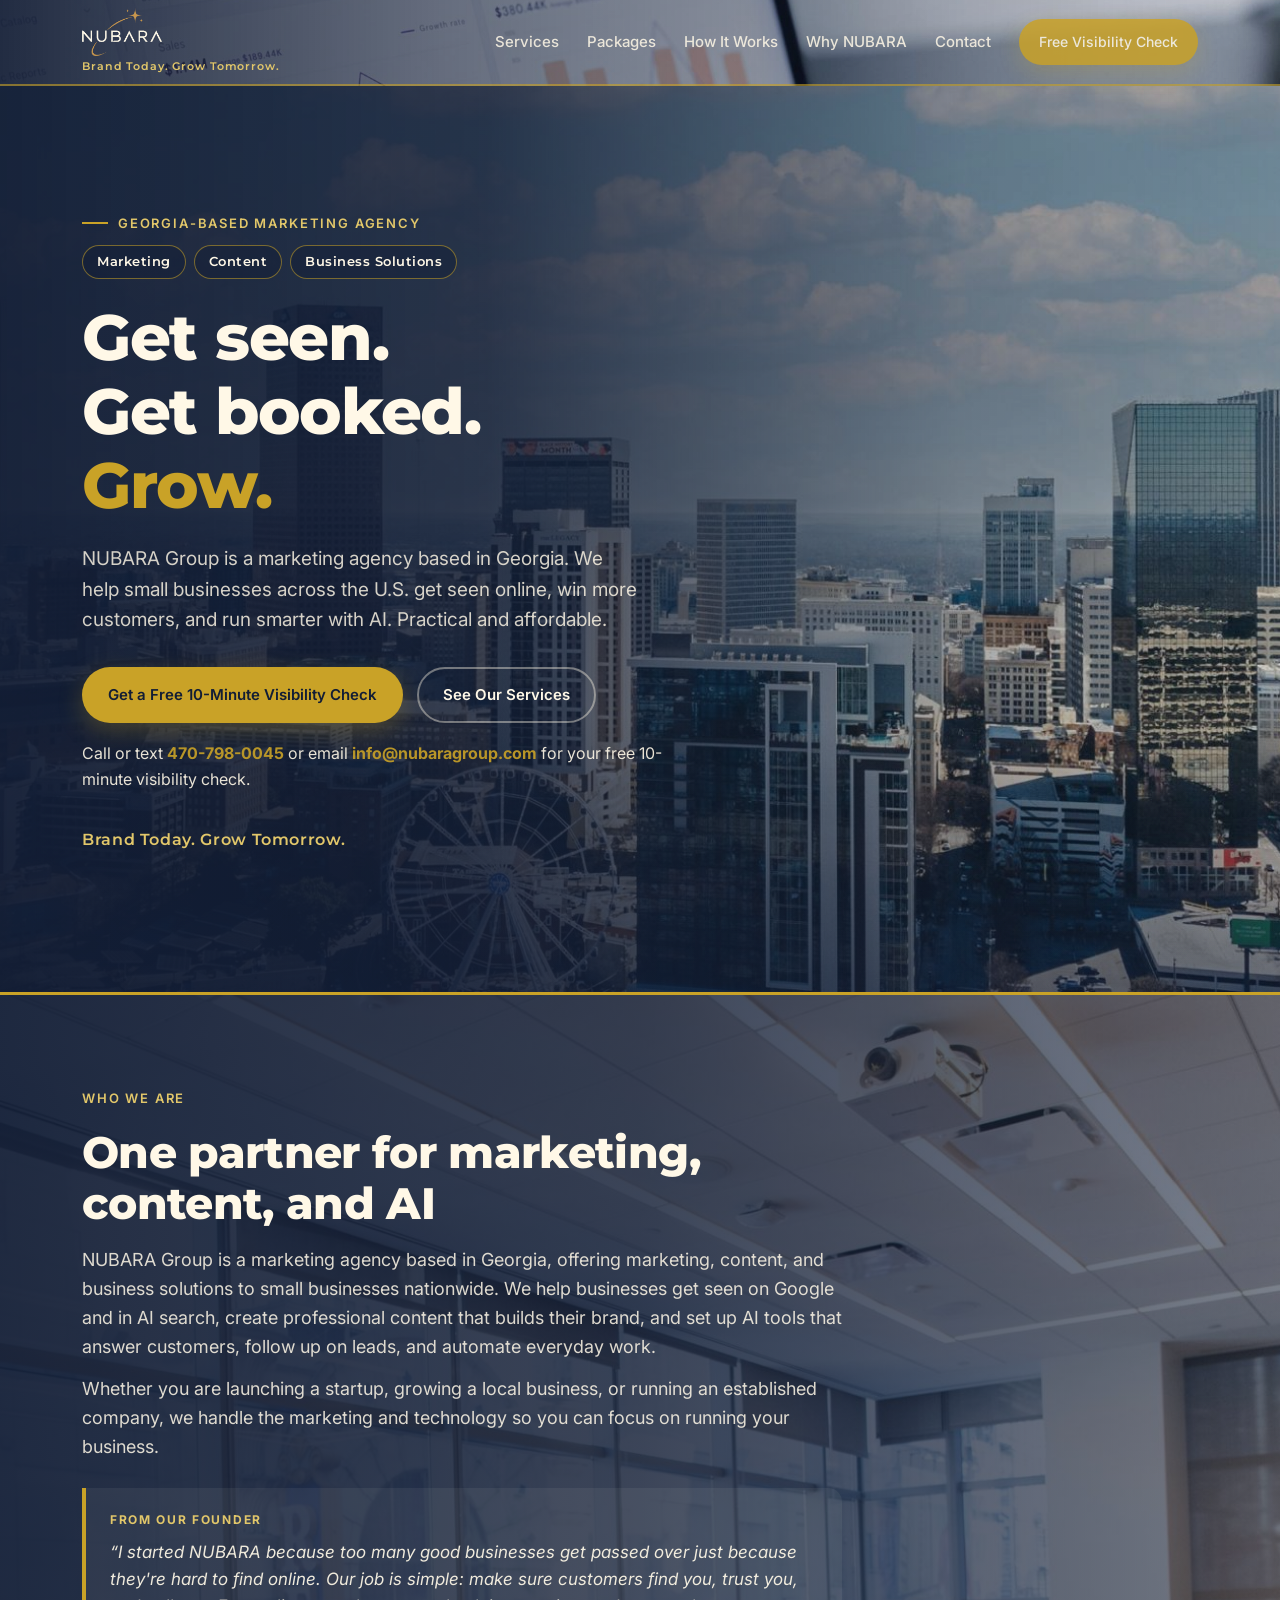
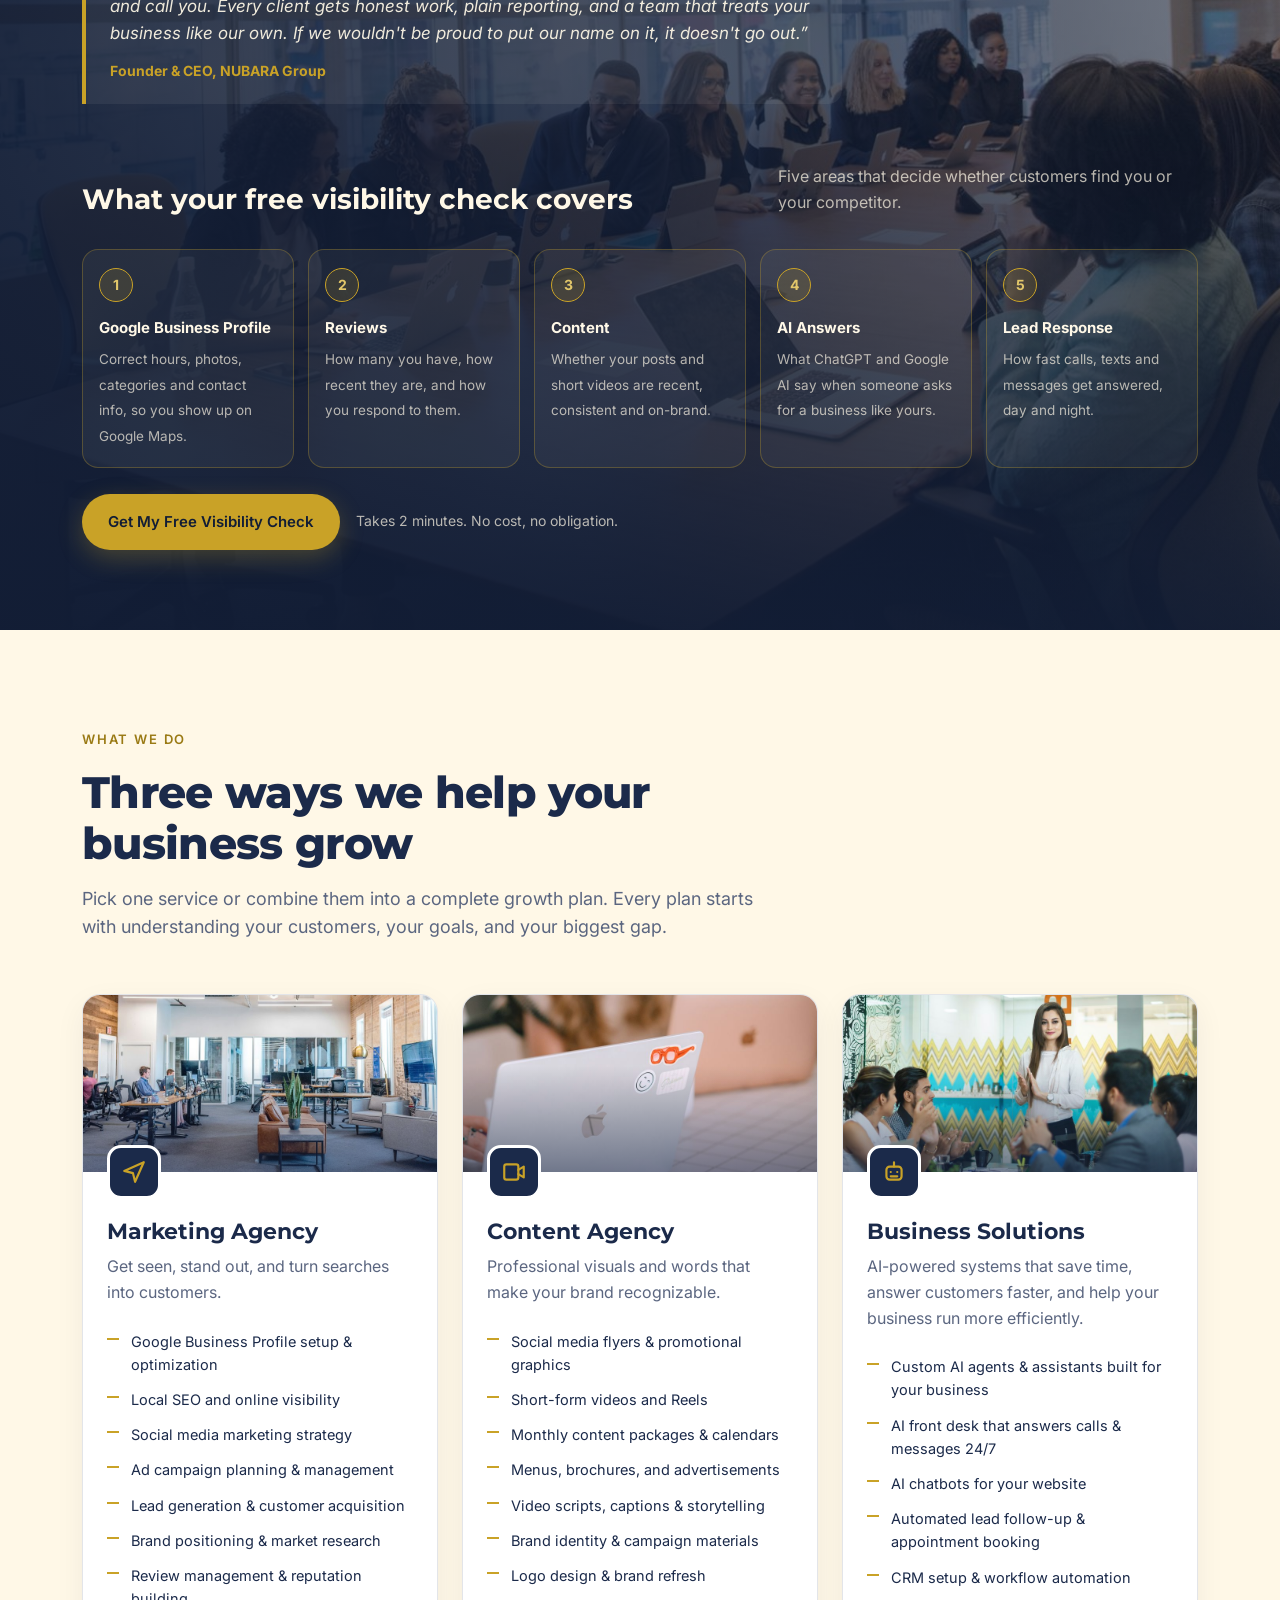
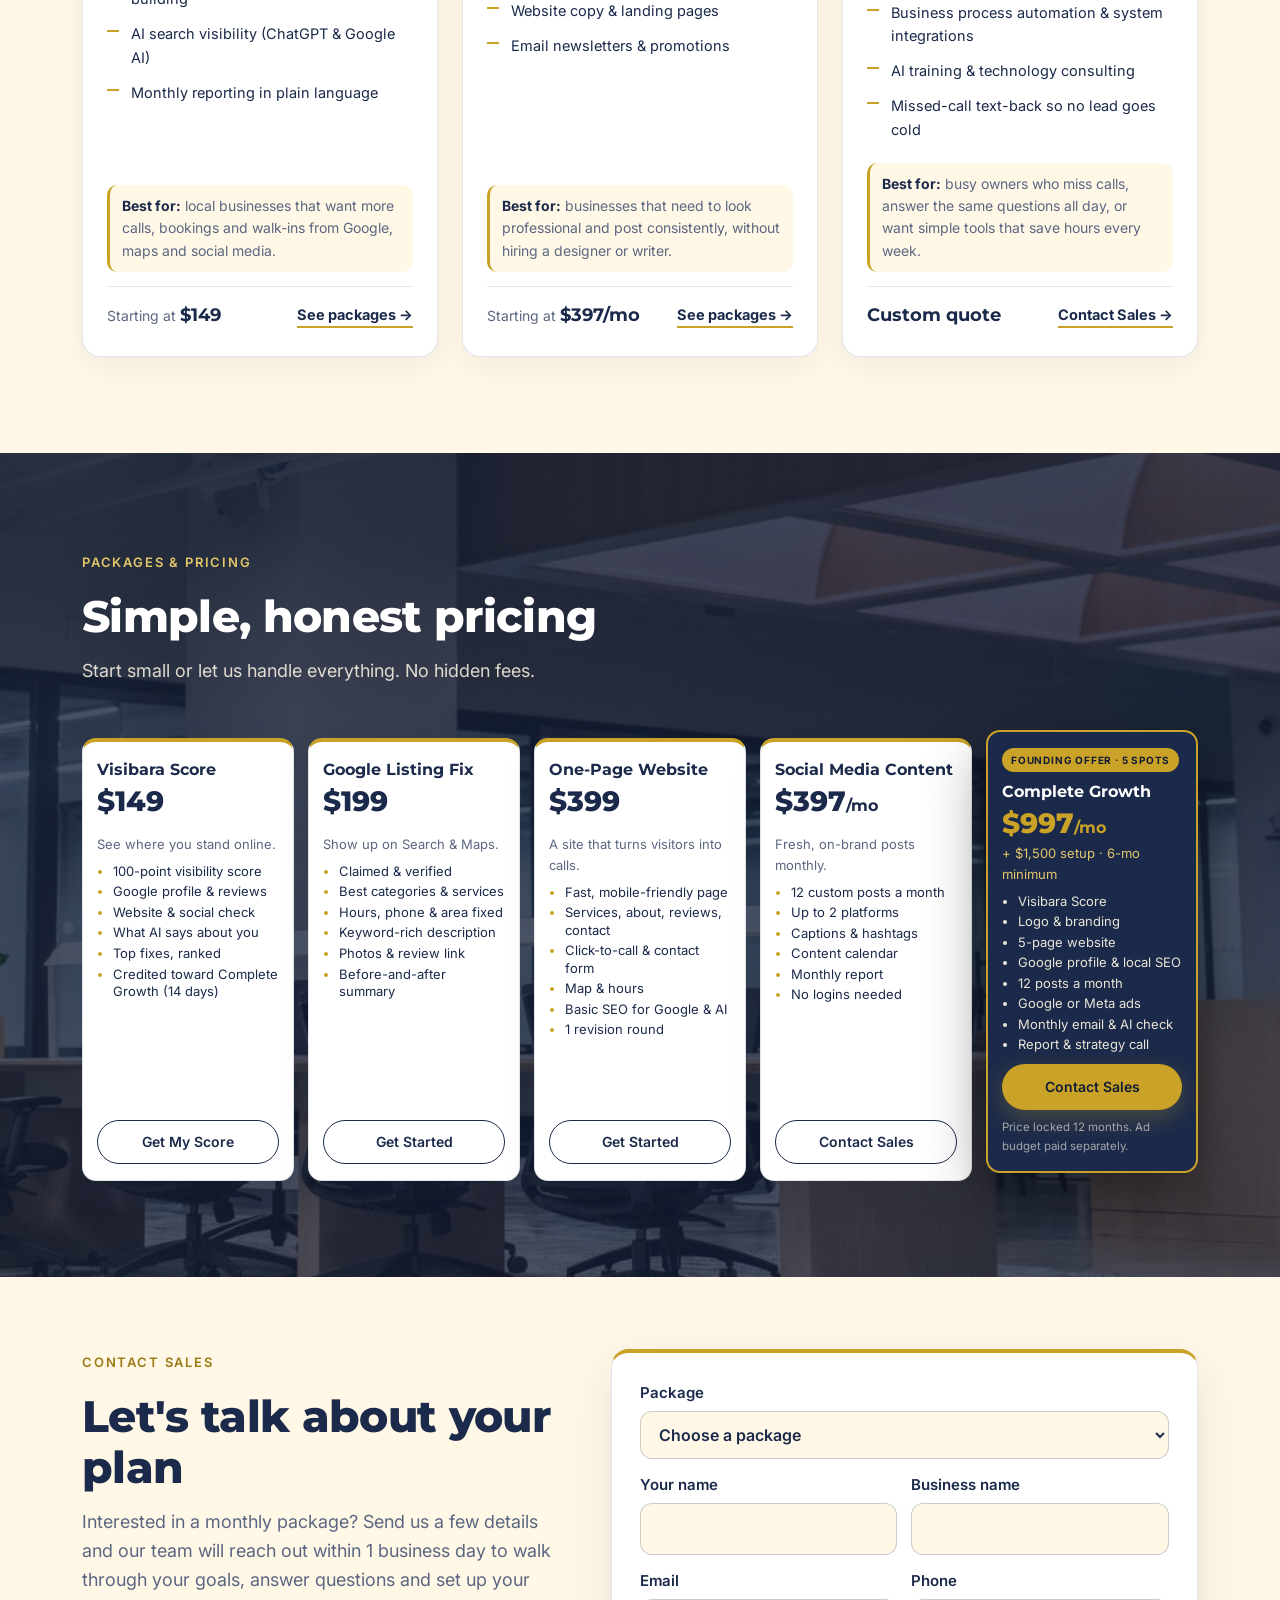
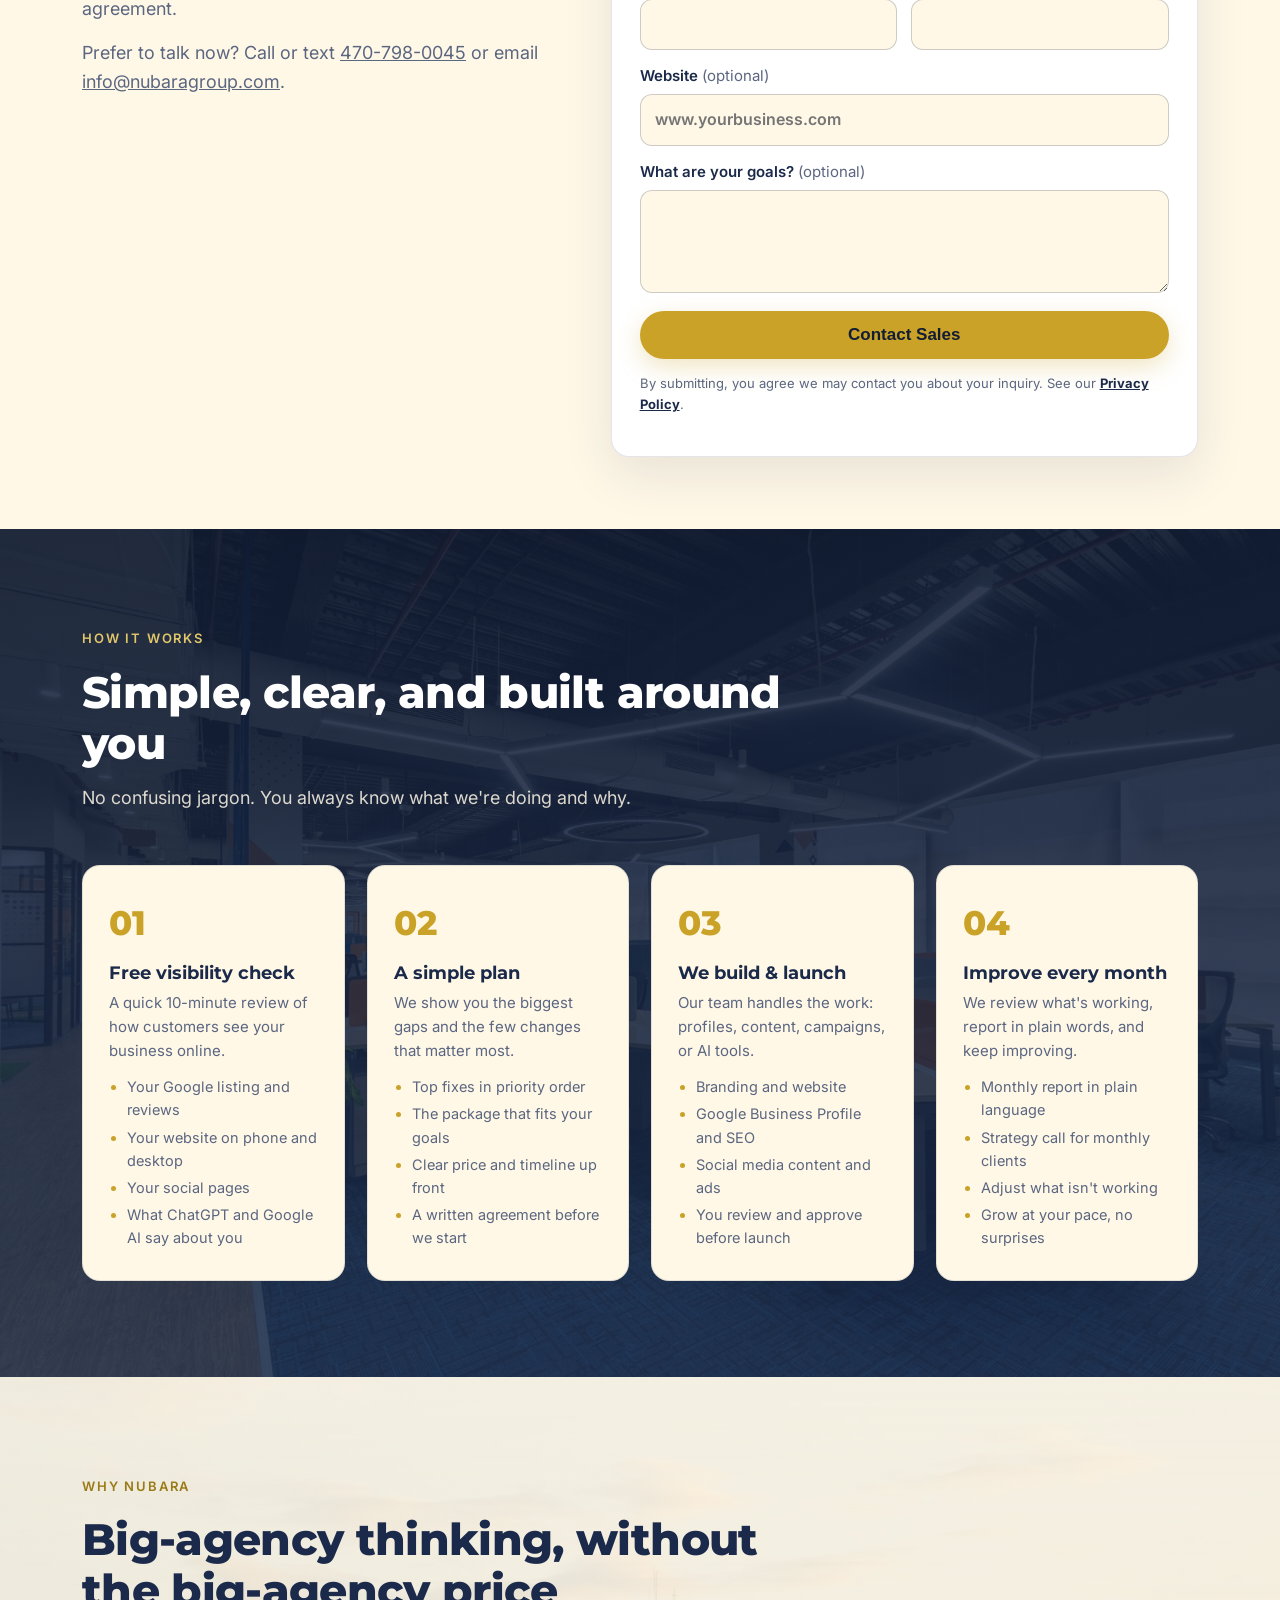
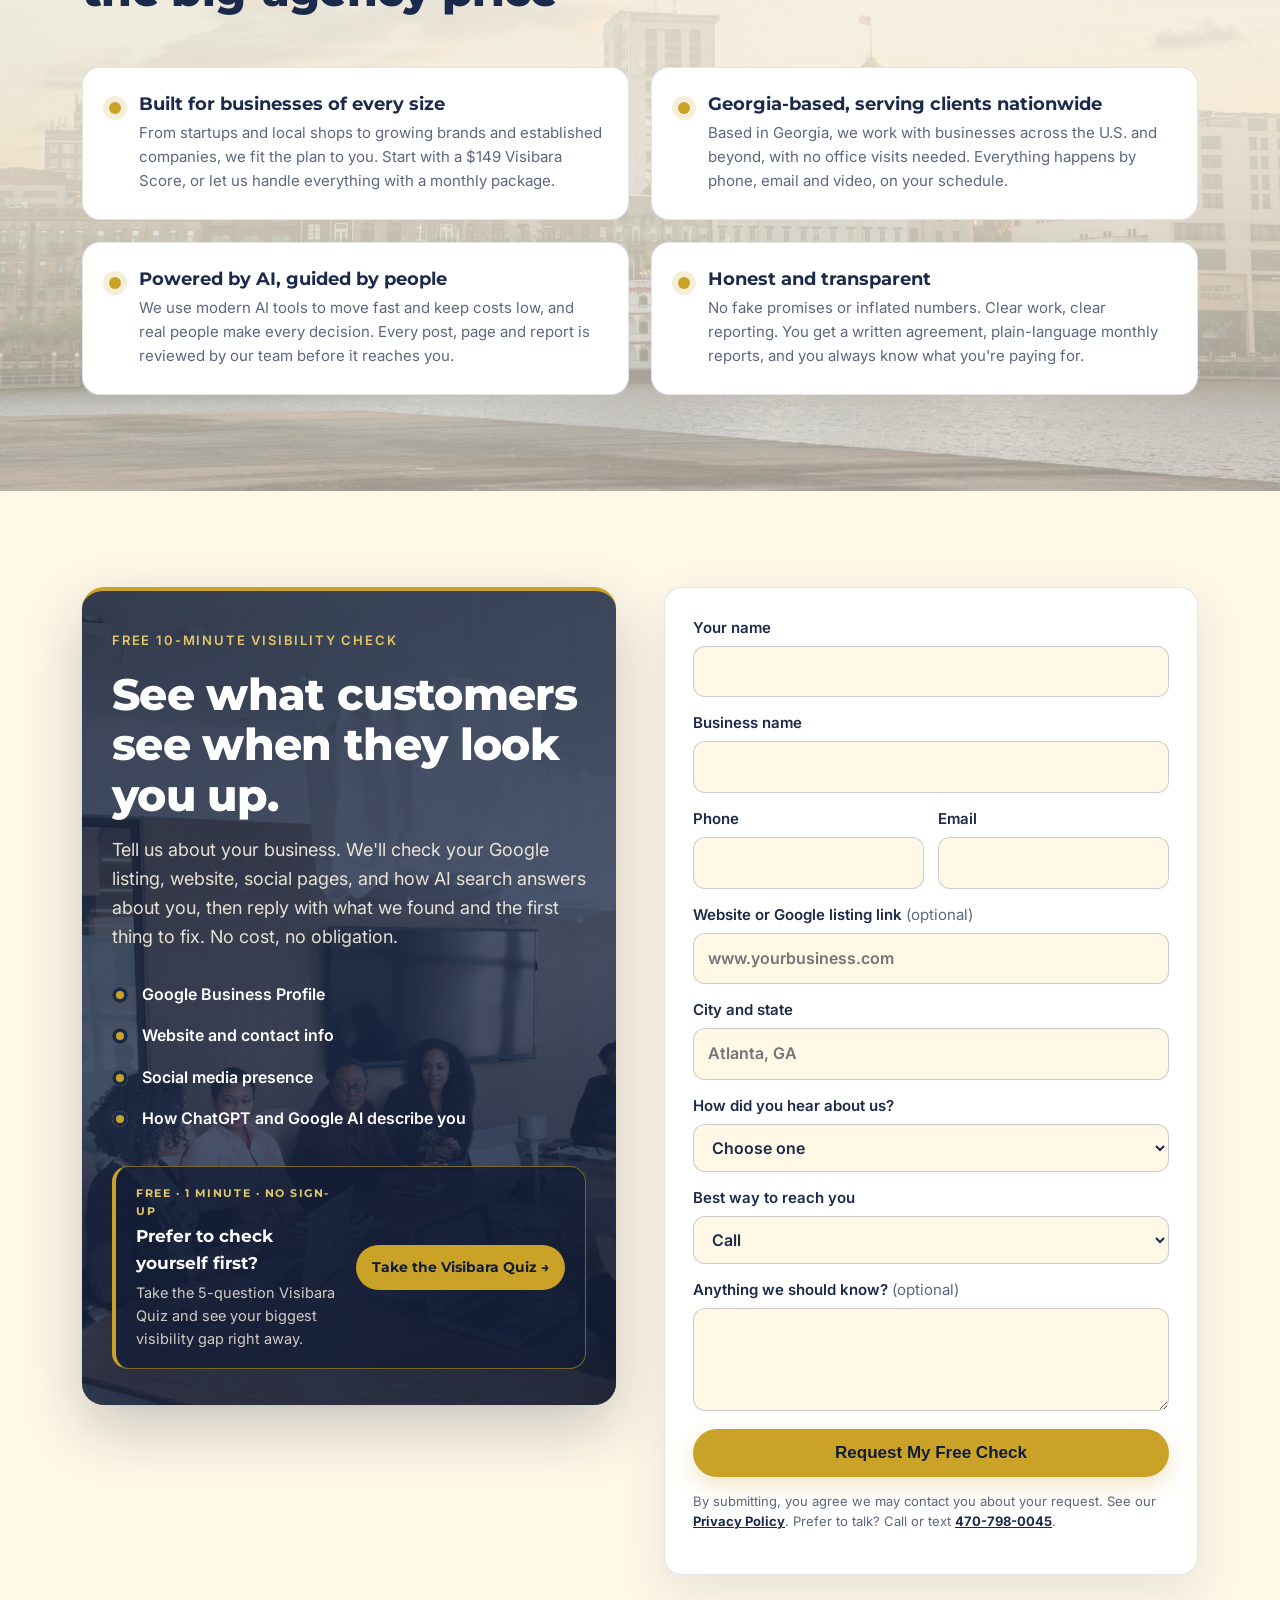
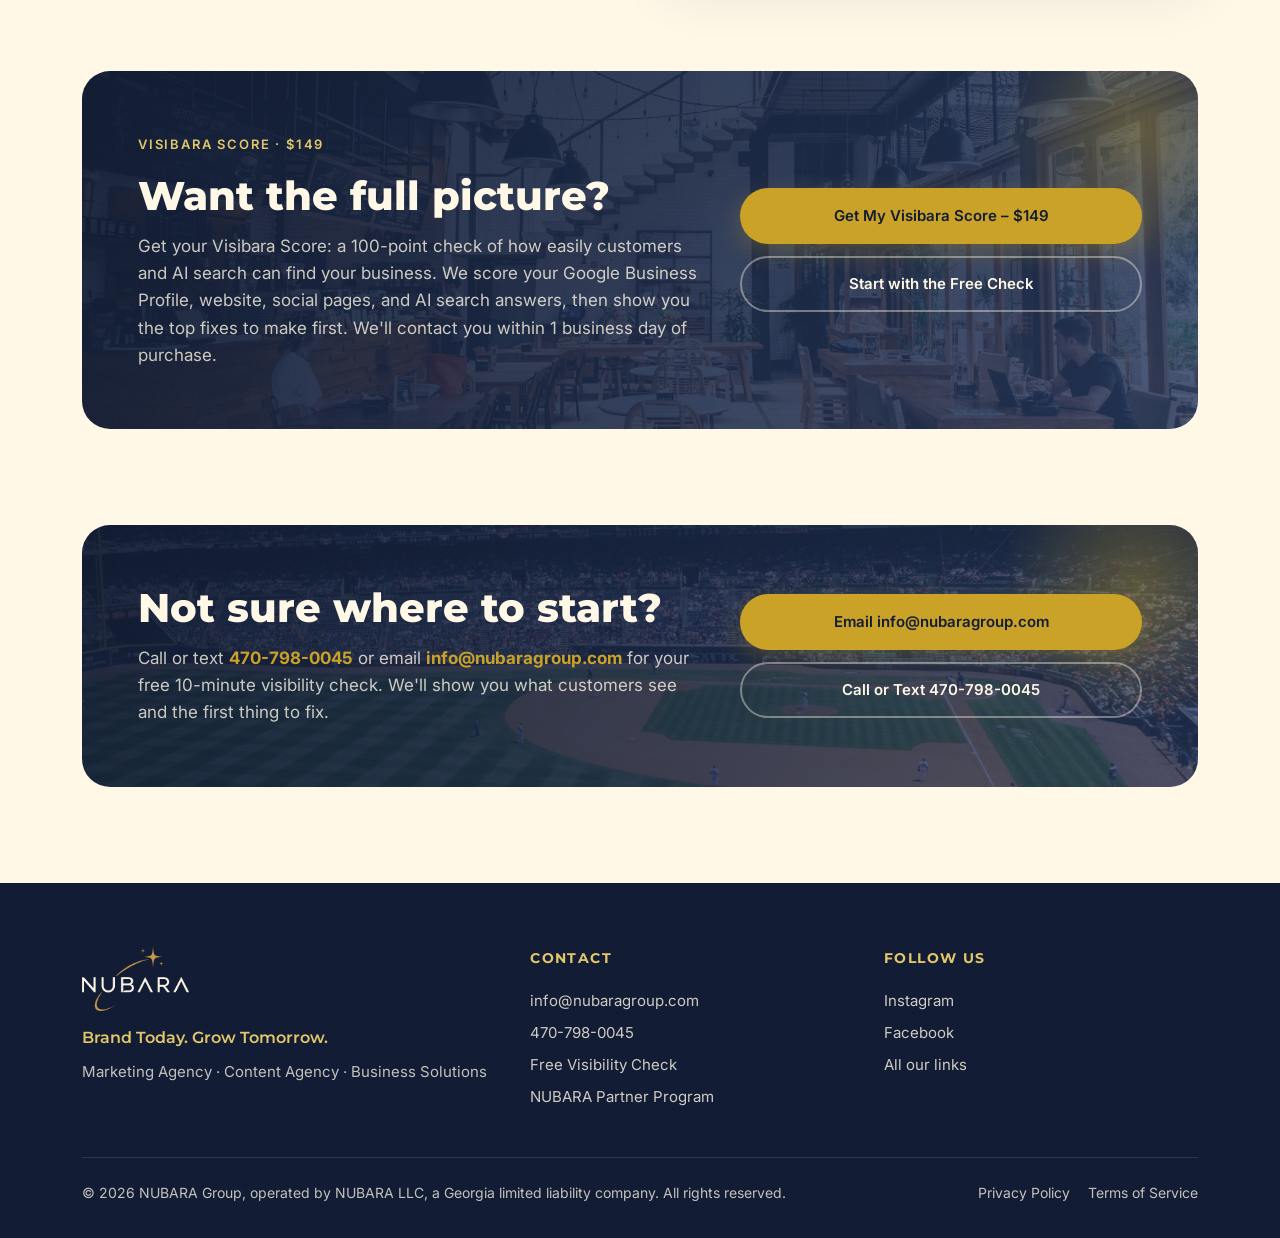
<file: index.html>
<!DOCTYPE html>
<html lang="en">
<head>
  <meta charset="UTF-8">
  <meta name="viewport" content="width=device-width, initial-scale=1.0">
  <meta name="google-site-verification" content="CPan3uw6eUsRXdJAzoAzLsCTdI_-KVa6SdLOpQlPzq4" />
  <title>NUBARA Group | Atlanta Marketing Agency for Small Businesses</title>
  <meta name="description" content="NUBARA Group is a marketing agency in Atlanta, Georgia, helping small businesses across the U.S. get seen on Google and AI search, attract more customers, and run smarter with AI.">
  <link rel="canonical" href="https://www.nubaragroup.com/">
  <meta property="og:title" content="NUBARA Group | Brand Today. Grow Tomorrow.">
  <meta property="og:description" content="Atlanta marketing agency helping small businesses across the U.S. get seen on Google and AI search.">
  <meta property="og:url" content="https://www.nubaragroup.com/">
  <meta property="og:image" content="https://www.nubaragroup.com/assets/logo-navy.png">
  <link rel="icon" href="assets/favicon.svg" type="image/svg+xml">
  <link rel="preconnect" href="https://fonts.googleapis.com">
  <link rel="preconnect" href="https://fonts.gstatic.com" crossorigin>
  <link href="https://fonts.googleapis.com/css2?family=Inter:wght@400;500;600&family=Montserrat:wght@600;700;800&display=swap" rel="stylesheet">
  <link rel="stylesheet" href="assets/styles.css">
  <script type="application/ld+json">
  {
    "@context": "https://schema.org",
    "@type": "ProfessionalService",
    "name": "NUBARA Group",
    "legalName": "NUBARA LLC",
    "foundingDate": "2026",
    "foundingLocation": "Georgia, United States",
    "url": "https://www.nubaragroup.com/",
    "logo": "https://www.nubaragroup.com/assets/logo-navy.png",
    "email": "info@nubaragroup.com",
    "telephone": "+1-470-798-0045",
    "slogan": "Brand Today. Grow Tomorrow.",
    "description": "Marketing agency based in Atlanta, Georgia, offering marketing, content, and AI-powered business solutions for small businesses across the United States.",
    "areaServed": "United States",
    "address": { "@type": "PostalAddress", "addressLocality": "Atlanta", "addressRegion": "GA", "addressCountry": "US" },
    "sameAs": ["https://www.instagram.com/nubaraofficial", "https://www.facebook.com/share/1UodZsdjBU/", "https://linktr.ee/nubarallcofficial"]
  }
  </script>
</head>
<body>

<header class="site-header">
  <div class="wrap nav">
    <a class="brand" href="#top" aria-label="NUBARA home"><img src="assets/logo-light.png" alt="NUBARA"><span class="brand-tag">Brand Today. Grow Tomorrow.</span></a>
    <button class="menu-toggle" aria-label="Open menu" onclick="document.querySelector('.nav-links').classList.toggle('open')">&#9776;</button>
    <nav class="nav-links">
      <a href="#services">Services</a>
      <a href="#packages">Packages</a>
      <a href="#how">How It Works</a>
      <a href="#why">Why NUBARA</a>
      <a href="#contact">Contact</a>
      <a class="btn btn-gold" href="#check">Free Visibility Check</a>
    </nav>
  </div>
</header>

<main id="top">

  <section class="hero">
    <div class="wrap hero-grid">
      <div>
        <span class="eyebrow hero-eyebrow">Georgia-Based Marketing Agency</span>
        <div class="hero-pills"><span>Marketing</span><span>Content</span><span>Business Solutions</span></div>
        <h1>Get seen.<br>Get booked.<br><span class="gold">Grow.</span></h1>
        <p class="lead">NUBARA Group is a marketing agency based in Georgia. We help small businesses across the U.S. get seen online, win more customers, and run smarter with AI. Practical and affordable.</p>
        <div class="hero-ctas">
          <a class="btn btn-gold" href="#check">Get a Free 10-Minute Visibility Check</a>
          <a class="btn btn-ghost" href="#services">See Our Services</a>
        </div>
        <p class="hero-contact">Call or text <a href="tel:+14707980045">470-798-0045</a> or email <a href="mailto:info@nubaragroup.com">info@nubaragroup.com</a> for your free 10-minute visibility check.</p>
        <div class="tagline">Brand Today. Grow Tomorrow.</div>
      </div>

</div>
    </div>
  </section>

  <section class="check-strip">
    <div class="wrap">
      <div class="about-block">
        <span class="eyebrow">Who We Are</span>
        <h2>One partner for marketing, content, and AI</h2>
        <p>NUBARA Group is a marketing agency based in Georgia, offering marketing, content, and business solutions to small businesses nationwide. We help businesses get seen on Google and in AI search, create professional content that builds their brand, and set up AI tools that answer customers, follow up on leads, and automate everyday work.</p>
        <p>Whether you are launching a startup, growing a local business, or running an established company, we handle the marketing and technology so you can focus on running your business.</p>
        <figure class="founder-note">
          <span class="fn-label">From Our Founder</span>
          <blockquote>&ldquo;I started NUBARA because too many good businesses get passed over just because they're hard to find online. Our job is simple: make sure customers find you, trust you, and call you. Every client gets honest work, plain reporting, and a team that treats your business like our own. If we wouldn't be proud to put our name on it, it doesn't go out.&rdquo;</blockquote>
          <figcaption>Founder &amp; CEO, NUBARA Group</figcaption>
        </figure>
      </div>
      <div class="check-strip-head">
        <h3>What your free visibility check covers</h3>
        <p>Five areas that decide whether customers find you or your competitor.</p>
      </div>
      <div class="cs-grid">
        <div class="check-tile"><div class="check-num">1</div><strong>Google Business Profile</strong><span>Correct hours, photos, categories and contact info, so you show up on Google Maps.</span></div>
        <div class="check-tile"><div class="check-num">2</div><strong>Reviews</strong><span>How many you have, how recent they are, and how you respond to them.</span></div>
        <div class="check-tile"><div class="check-num">3</div><strong>Content</strong><span>Whether your posts and short videos are recent, consistent and on-brand.</span></div>
        <div class="check-tile"><div class="check-num">4</div><strong>AI Answers</strong><span>What ChatGPT and Google AI say when someone asks for a business like yours.</span></div>
        <div class="check-tile"><div class="check-num">5</div><strong>Lead Response</strong><span>How fast calls, texts and messages get answered, day and night.</span></div>
      </div>
      <div class="cs-cta"><a class="btn btn-gold" href="#check">Get My Free Visibility Check</a><span>Takes 2 minutes. No cost, no obligation.</span></div>
      </div>
    </div>
  </section>

  <section id="services">
    <div class="wrap">
      <div class="section-head">
        <span class="eyebrow">What We Do</span>
        <h2>Three ways we help your business grow</h2>
        <p>Pick one service or combine them into a complete growth plan. Every plan starts with understanding your customers, your goals, and your biggest gap.</p>
      </div>

      <div class="services-grid">
        <article class="service">
          <div class="service-photo"><img src="assets/svc-marketing.jpg" alt="Marketing team working in an open office" loading="lazy"></div>
          <div class="service-body">
          <div class="icon"><svg viewBox="0 0 24 24" fill="none" stroke-width="2" stroke-linecap="round" stroke-linejoin="round"><path d="M3 11l18-8-8 18-2-8-8-2z"/></svg></div>
          <h3>Marketing Agency</h3>
          <p>Get seen, stand out, and turn searches into customers.</p>
          <ul>
            <li>Google Business Profile setup &amp; optimization</li>
            <li>Local SEO and online visibility</li>
            <li>Social media marketing strategy</li>
            <li>Ad campaign planning &amp; management</li>
            <li>Lead generation &amp; customer acquisition</li>
            <li>Brand positioning &amp; market research</li>
            <li>Review management &amp; reputation building</li>
            <li>AI search visibility (ChatGPT &amp; Google AI)</li>
            <li>Monthly reporting in plain language</li>
          </ul>
          <p class="svc-best"><strong>Best for:</strong> local businesses that want more calls, bookings and walk-ins from Google, maps and social media.</p>
          <div class="svc-foot"><span class="svc-from">Starting at <b>$149</b></span><a href="#packages">See packages &rarr;</a></div>
          </div>
        </article>

        <article class="service">
          <div class="service-photo"><img src="assets/svc-content.jpg" alt="Content creator working on a laptop" loading="lazy"></div>
          <div class="service-body">
          <div class="icon"><svg viewBox="0 0 24 24" fill="none" stroke-width="2" stroke-linecap="round" stroke-linejoin="round"><rect x="3" y="5" width="13" height="14" rx="2"/><path d="M16 10l5-3v10l-5-3"/></svg></div>
          <h3>Content Agency</h3>
          <p>Professional visuals and words that make your brand recognizable.</p>
          <ul>
            <li>Social media flyers &amp; promotional graphics</li>
            <li>Short-form videos and Reels</li>
            <li>Monthly content packages &amp; calendars</li>
            <li>Menus, brochures, and advertisements</li>
            <li>Video scripts, captions &amp; storytelling</li>
            <li>Brand identity &amp; campaign materials</li>
            <li>Logo design &amp; brand refresh</li>
            <li>Website copy &amp; landing pages</li>
            <li>Email newsletters &amp; promotions</li>
          </ul>
          <p class="svc-best"><strong>Best for:</strong> businesses that need to look professional and post consistently, without hiring a designer or writer.</p>
          <div class="svc-foot"><span class="svc-from">Starting at <b>$397/mo</b></span><a href="#packages">See packages &rarr;</a></div>
          </div>
        </article>

        <article class="service">
          <div class="service-photo"><img src="assets/svc-solutions.jpg" alt="Team meeting reviewing business solutions" loading="lazy"></div>
          <div class="service-body">
          <div class="icon"><svg viewBox="0 0 24 24" fill="none" stroke-width="2" stroke-linecap="round" stroke-linejoin="round"><rect x="5" y="7" width="14" height="12" rx="3"/><path d="M12 3v4M9 12h.01M15 12h.01M9 16h6"/></svg></div>
          <h3>Business Solutions</h3>
          <p>AI-powered systems that save time, answer customers faster, and help your business run more efficiently.</p>
          <ul>
            <li>Custom AI agents &amp; assistants built for your business</li>
            <li>AI front desk that answers calls &amp; messages 24/7</li>
            <li>AI chatbots for your website</li>
            <li>Automated lead follow-up &amp; appointment booking</li>
            <li>CRM setup &amp; workflow automation</li>
            <li>Business process automation &amp; system integrations</li>
            <li>AI training &amp; technology consulting</li>
            <li>Missed-call text-back so no lead goes cold</li>
          </ul>
          <p class="svc-best"><strong>Best for:</strong> busy owners who miss calls, answer the same questions all day, or want simple tools that save hours every week.</p>
          <div class="svc-foot"><span class="svc-from"><b>Custom quote</b></span><a href="#sales">Contact Sales &rarr;</a></div>
          </div>
        </article>
      </div>
    </div>
  </section>

  <section id="packages" class="pk-section">
    <div class="wrap">
      <div class="section-head"><span class="eyebrow">Packages &amp; Pricing</span><h2>Simple, honest pricing</h2><p>Start small or let us handle everything. No hidden fees.</p></div>
      <div class="pk-grid">
        <div class="pk-card"><div class="pk-name">Visibara Score</div><div class="pk-price">$149</div><p>See where you stand online.</p>
          <ul class="pk-list"><li>100-point visibility score</li><li>Google profile &amp; reviews</li><li>Website &amp; social check</li><li>What AI says about you</li><li>Top fixes, ranked</li><li>Credited toward Complete Growth (14 days)</li></ul><a class="btn btn-ghost-dark" href="https://buy.stripe.com/eVqeVd1741jJ54rgOz57W00" target="_blank" rel="noopener">Get My Score</a></div>
        <div class="pk-card"><div class="pk-name">Google Listing Fix</div><div class="pk-price">$199</div><p>Show up on Search &amp; Maps.</p>
          <ul class="pk-list"><li>Claimed &amp; verified</li><li>Best categories &amp; services</li><li>Hours, phone &amp; area fixed</li><li>Keyword-rich description</li><li>Photos &amp; review link</li><li>Before-and-after summary</li></ul><a class="btn btn-ghost-dark" href="#check">Get Started</a></div>
        <div class="pk-card"><div class="pk-name">One-Page Website</div><div class="pk-price">$399</div><p>A site that turns visitors into calls.</p>
          <ul class="pk-list"><li>Fast, mobile-friendly page</li><li>Services, about, reviews, contact</li><li>Click-to-call &amp; contact form</li><li>Map &amp; hours</li><li>Basic SEO for Google &amp; AI</li><li>1 revision round</li></ul><a class="btn btn-ghost-dark" href="#check">Get Started</a></div>
        <div class="pk-card"><div class="pk-name">Social Media Content</div><div class="pk-price">$397<small>/mo</small></div><p>Fresh, on-brand posts monthly.</p>
          <ul class="pk-list"><li>12 custom posts a month</li><li>Up to 2 platforms</li><li>Captions &amp; hashtags</li><li>Content calendar</li><li>Monthly report</li><li>No logins needed</li></ul><a class="btn btn-ghost-dark js-sales" data-pkg="Social Media Content ($397/mo)" href="#sales">Contact Sales</a></div>
        <div class="pk-card pk-feature"><span class="pk-badge">Founding Offer &middot; 5 Spots</span><div class="pk-name">Complete Growth</div><div class="pk-price">$997<small>/mo</small></div><div class="pk-setup">+ $1,500 setup &middot; 6-mo minimum</div>
          <ul><li>Visibara Score</li><li>Logo &amp; branding</li><li>5-page website</li><li>Google profile &amp; local SEO</li><li>12 posts a month</li><li>Google or Meta ads</li><li>Monthly email &amp; AI check</li><li>Report &amp; strategy call</li></ul>
          <a class="btn btn-gold js-sales" data-pkg="Complete Growth Package ($997/mo + $1,500 setup)" href="#sales">Contact Sales</a><p class="pk-fine">Price locked 12 months. Ad budget paid separately.</p></div>
      </div>
    </div>
  </section>

  <section id="sales" class="sales-section">
    <div class="wrap sales-grid">
      <div class="section-head" style="margin:0">
        <span class="eyebrow">Contact Sales</span>
        <h2>Let's talk about your plan</h2>
        <p>Interested in a monthly package? Send us a few details and our team will reach out within 1 business day to walk through your goals, answer questions and set up your agreement.</p>
        <p>Prefer to talk now? Call or text <a href="tel:+14707980045">470-798-0045</a> or email <a href="mailto:info@nubaragroup.com">info@nubaragroup.com</a>.</p>
      </div>
      <form id="sales-form" class="check-form" action="https://api.web3forms.com/submit" method="POST" novalidate>
        <input type="hidden" name="access_key" value="8284ff2a-1e39-4fea-b496-b6483963de7b">
        <input type="hidden" name="subject" value="New Sales Inquiry: Monthly Package (nubaragroup.com)">
        <input type="hidden" name="from_name" value="NUBARA Website">
        <input type="checkbox" name="botcheck" class="hp" tabindex="-1" autocomplete="off" aria-hidden="true">
        <label>Package
          <select name="package" id="sales-package" required>
            <option value="" disabled selected>Choose a package</option>
            <option>Complete Growth Package ($997/mo + $1,500 setup)</option>
            <option>Social Media Content ($397/mo)</option>
            <option>Not sure yet, help me choose</option>
          </select>
        </label>
        <div class="two">
          <label>Your name<input type="text" name="name" autocomplete="name" required></label>
          <label>Business name<input type="text" name="business_name" autocomplete="organization" required></label>
        </div>
        <div class="two">
          <label>Email<input type="email" name="email" autocomplete="email" required></label>
          <label>Phone<input type="tel" name="phone" autocomplete="tel" required></label>
        </div>
        <label><span>Website <span class="opt">(optional)</span></span><input type="text" name="website" placeholder="www.yourbusiness.com"></label>
        <label><span>What are your goals? <span class="opt">(optional)</span></span><textarea name="message" rows="3"></textarea></label>
        <button type="submit" class="btn btn-gold">Contact Sales</button>
        <p class="form-note">By submitting, you agree we may contact you about your inquiry. See our <a href="privacy-policy.html">Privacy Policy</a>.</p>
        <p class="form-status" role="status" aria-live="polite"></p>
      </form>
    </div>
  </section>

  <section id="how" class="steps-section">
    <div class="wrap">
      <div class="section-head">
        <span class="eyebrow">How It Works</span>
        <h2>Simple, clear, and built around you</h2>
        <p>No confusing jargon. You always know what we're doing and why.</p>
      </div>
      <div class="steps">
        <div class="step"><h3>Free visibility check</h3><p>A quick 10-minute review of how customers see your business online.</p><ul class="step-list"><li>Your Google listing and reviews</li><li>Your website on phone and desktop</li><li>Your social pages</li><li>What ChatGPT and Google AI say about you</li></ul></div>
        <div class="step"><h3>A simple plan</h3><p>We show you the biggest gaps and the few changes that matter most.</p><ul class="step-list"><li>Top fixes in priority order</li><li>The package that fits your goals</li><li>Clear price and timeline up front</li><li>A written agreement before we start</li></ul></div>
        <div class="step"><h3>We build &amp; launch</h3><p>Our team handles the work: profiles, content, campaigns, or AI tools.</p><ul class="step-list"><li>Branding and website</li><li>Google Business Profile and SEO</li><li>Social media content and ads</li><li>You review and approve before launch</li></ul></div>
        <div class="step"><h3>Improve every month</h3><p>We review what's working, report in plain words, and keep improving.</p><ul class="step-list"><li>Monthly report in plain language</li><li>Strategy call for monthly clients</li><li>Adjust what isn't working</li><li>Grow at your pace, no surprises</li></ul></div>
      </div>
    </div>
  </section>

  <section id="why">
    <div class="wrap">
      <div class="section-head">
        <span class="eyebrow">Why NUBARA</span>
        <h2>Big-agency thinking, without the big-agency price</h2>
      </div>
      <div class="why-grid">
        <div class="why"><div class="dot"></div><div><h3>Built for businesses of every size</h3><p>From startups and local shops to growing brands and established companies, we fit the plan to you. Start with a $149 Visibara Score, or let us handle everything with a monthly package.</p></div></div>
        <div class="why"><div class="dot"></div><div><h3>Georgia-based, serving clients nationwide</h3><p>Based in Georgia, we work with businesses across the U.S. and beyond, with no office visits needed. Everything happens by phone, email and video, on your schedule.</p></div></div>
        <div class="why"><div class="dot"></div><div><h3>Powered by AI, guided by people</h3><p>We use modern AI tools to move fast and keep costs low, and real people make every decision. Every post, page and report is reviewed by our team before it reaches you.</p></div></div>
        <div class="why"><div class="dot"></div><div><h3>Honest and transparent</h3><p>No fake promises or inflated numbers. Clear work, clear reporting. You get a written agreement, plain-language monthly reports, and you always know what you're paying for.</p></div></div>
      </div>
    </div>
  </section>

  <section id="check">
    <div class="wrap check-grid">
      <div class="section-head check-head check-photo">
        <span class="eyebrow">Free 10-Minute Visibility Check</span>
        <h2>See what customers see when they look you up.</h2>
        <p>Tell us about your business. We'll check your Google listing, website, social pages, and how AI search answers about you, then reply with what we found and the first thing to fix. No cost, no obligation.</p>
        <ul class="check-list">
          <li>Google Business Profile</li>
          <li>Website and contact info</li>
          <li>Social media presence</li>
          <li>How ChatGPT and Google AI describe you</li>
        </ul>
        <a class="quiz-promo" href="quiz/">
          <span class="qp-text"><span class="qp-eyebrow">Free &middot; 1 minute &middot; No sign-up</span><strong>Prefer to check yourself first?</strong><span>Take the 5-question Visibara Quiz and see your biggest visibility gap right away.</span></span>
          <span class="qp-btn">Take the Visibara Quiz &rarr;</span>
        </a>
      </div>
      <form id="check-form" class="check-form" action="https://api.web3forms.com/submit" method="POST" novalidate>
        <input type="hidden" name="access_key" value="8284ff2a-1e39-4fea-b496-b6483963de7b">
        <input type="hidden" name="subject" value="New Free Visibility Check Request (nubaragroup.com)">
        <input type="hidden" name="from_name" value="NUBARA Website">
        <input type="checkbox" name="botcheck" class="hp" tabindex="-1" autocomplete="off" aria-hidden="true">
        <label>Your name<input type="text" name="name" autocomplete="name" required></label>
        <label>Business name<input type="text" name="business_name" autocomplete="organization" required></label>
        <div class="two">
          <label>Phone<input type="tel" name="phone" autocomplete="tel" required></label>
          <label>Email<input type="email" name="email" autocomplete="email" required></label>
        </div>
        <label><span>Website or Google listing link <span class="opt">(optional)</span></span><input type="text" name="website_or_listing" placeholder="www.yourbusiness.com"></label>
        <label>City and state<input type="text" name="city_state" placeholder="Atlanta, GA" required></label>
        <label>How did you hear about us?
          <select name="heard_about_us" required>
            <option value="" disabled selected>Choose one</option>
            <option>Email</option><option>Facebook</option><option>Google</option><option>Referral</option><option>Other</option>
          </select>
        </label>
        <label>Best way to reach you
          <select name="best_contact">
            <option>Call</option><option>Text</option><option>Email</option>
          </select>
        </label>
        <label><span>Anything we should know? <span class="opt">(optional)</span></span><textarea name="message" rows="3"></textarea></label>
        <button type="submit" class="btn btn-gold">Request My Free Check</button>
        <p class="form-note">By submitting, you agree we may contact you about your request. See our <a href="privacy-policy.html">Privacy Policy</a>. Prefer to talk? Call or text <a href="tel:+14707980045">470-798-0045</a>.</p>
        <p class="form-status" role="status" aria-live="polite"></p>
      </form>
    </div>
  </section>

  <section id="score" style="padding-top:0">
    <div class="wrap">
      <div class="cta-band">
        <div>
          <span class="eyebrow">Visibara Score &middot; $149</span>
          <h2>Want the full picture?</h2>
          <p>Get your Visibara Score: a 100-point check of how easily customers and AI search can find your business. We score your Google Business Profile, website, social pages, and AI search answers, then show you the top fixes to make first. We'll contact you within 1 business day of purchase.</p>
        </div>
        <div class="cta-actions">
          <a class="btn btn-gold" href="https://buy.stripe.com/eVqeVd1741jJ54rgOz57W00" target="_blank" rel="noopener">Get My Visibara Score &ndash; $149</a>
          <a class="btn btn-ghost" href="#check">Start with the Free Check</a>
        </div>
      </div>
    </div>
  </section>

  <section id="contact" style="padding-top:0">
    <div class="wrap">
      <div class="cta-band">
        <div>
          <h2>Not sure where to start?</h2>
          <p>Call or text <a href="tel:+14707980045">470-798-0045</a> or email <a href="mailto:info@nubaragroup.com">info@nubaragroup.com</a> for your free 10-minute visibility check. We'll show you what customers see and the first thing to fix.</p>
        </div>
        <div class="cta-actions">
          <a class="btn btn-gold" href="mailto:info@nubaragroup.com?subject=Free%2010-Minute%20Visibility%20Check&body=Business%20name%3A%0AWebsite%20or%20Google%20listing%3A%0ABest%20way%20to%20reach%20you%3A">Email info@nubaragroup.com</a>
          <a class="btn btn-ghost" href="tel:+14707980045">Call or Text 470-798-0045</a>
        </div>
      </div>
    </div>
  </section>

</main>

<footer class="site-footer">
  <div class="wrap">
    <div class="footer-grid">
      <div>
        <img src="assets/logo-light.png" alt="NUBARA">
        <div class="footer-tag">Brand Today. Grow Tomorrow.</div>
        <p style="margin:10px 0 0;font-size:15px">Marketing Agency &middot; Content Agency &middot; Business Solutions</p>
      </div>
      <div>
        <h4>Contact</h4>
        <a href="mailto:info@nubaragroup.com">info@nubaragroup.com</a>
        <a href="tel:+14707980045">470-798-0045</a>
        <a href="#check">Free Visibility Check</a>
        <a href="partners/">NUBARA Partner Program</a>
      </div>
      <div>
        <h4>Follow Us</h4>
                <a href="https://www.instagram.com/nubaraofficial" target="_blank" rel="noopener">Instagram</a>
        <a href="https://www.facebook.com/share/1UodZsdjBU/" target="_blank" rel="noopener">Facebook</a>
        <a href="https://linktr.ee/nubarallcofficial" target="_blank" rel="noopener">All our links</a>
      </div>
    </div>
    <div class="footer-bottom">
      <span>&copy; 2026 NUBARA Group, operated by NUBARA LLC, a Georgia limited liability company. All rights reserved.</span>
      <span><a href="privacy-policy.html">Privacy Policy</a><a href="terms-of-service.html">Terms of Service</a></span>
    </div>
  </div>
</footer>

<script>
  document.querySelectorAll('.nav-links a').forEach(function (a) {
    a.addEventListener('click', function () { document.querySelector('.nav-links').classList.remove('open'); });
  });
</script>
<script>
(function(){
  var f=document.getElementById('check-form'); if(!f) return;
  var st=f.querySelector('.form-status'), btn=f.querySelector('button[type=submit]');
  f.addEventListener('submit', function(e){
    e.preventDefault();
    if(!f.checkValidity()){ st.textContent='Please fill in your name, business, phone, email, city, and how you heard about us.'; st.className='form-status err'; f.reportValidity(); return; }
    btn.disabled=true; btn.textContent='Sending...'; st.textContent=''; st.className='form-status';
    fetch(f.action,{method:'POST',headers:{'Content-Type':'application/json','Accept':'application/json'},body:JSON.stringify(Object.fromEntries(new FormData(f)))})
      .then(function(r){return r.json().then(function(j){return {ok:r.ok&&j.success!==false,j:j};});})
      .then(function(x){
        if(x.ok){ f.reset(); st.textContent="Thank you! We received your request and will reach out within 1 business day."; st.className='form-status ok'; }
        else { throw new Error(x.j&&x.j.message||'Error'); }
      })
      .catch(function(){ st.innerHTML='Something went wrong. Please call or text <a href="tel:+14707980045">470-798-0045</a> or email <a href="mailto:info@nubaragroup.com">info@nubaragroup.com</a>.'; st.className='form-status err'; })
      .finally(function(){ btn.disabled=false; btn.textContent='Request My Free Check'; });
  });
})();
</script>
<script>
(function(){
  var sel=document.getElementById('sales-package');
  document.querySelectorAll('.js-sales').forEach(function(a){ a.addEventListener('click',function(){ if(sel) sel.value=a.getAttribute('data-pkg'); }); });
  var f=document.getElementById('sales-form'); if(!f) return;
  var st=f.querySelector('.form-status'), btn=f.querySelector('button[type=submit]');
  f.addEventListener('submit',function(e){
    e.preventDefault();
    if(!f.checkValidity()){ st.textContent='Please choose a package and fill in your name, business, email and phone.'; st.className='form-status err'; f.reportValidity(); return; }
    btn.disabled=true; btn.textContent='Sending...'; st.textContent=''; st.className='form-status';
    fetch(f.action,{method:'POST',headers:{'Content-Type':'application/json','Accept':'application/json'},body:JSON.stringify(Object.fromEntries(new FormData(f)))})
      .then(function(r){return r.json().then(function(j){return {ok:r.ok&&j.success!==false};});})
      .then(function(x){ if(x.ok){ f.reset(); st.textContent='Thank you! Our team will reach out within 1 business day.'; st.className='form-status ok'; } else { throw new Error('e'); } })
      .catch(function(){ st.innerHTML='Something went wrong. Please call or text <a href="tel:+14707980045">470-798-0045</a> or email <a href="mailto:info@nubaragroup.com">info@nubaragroup.com</a>.'; st.className='form-status err'; })
      .finally(function(){ btn.disabled=false; btn.textContent='Contact Sales'; });
  });
})();
</script>
<!-- Cloudflare Web Analytics --><script type='module' src='https://static.cloudflareinsights.com/beacon.min.js' data-cf-beacon='{"token": "90c4c765b89a4a79b13aca166b0703b9"}'></script><!-- End Cloudflare Web Analytics -->
</body>
</html>
</file>
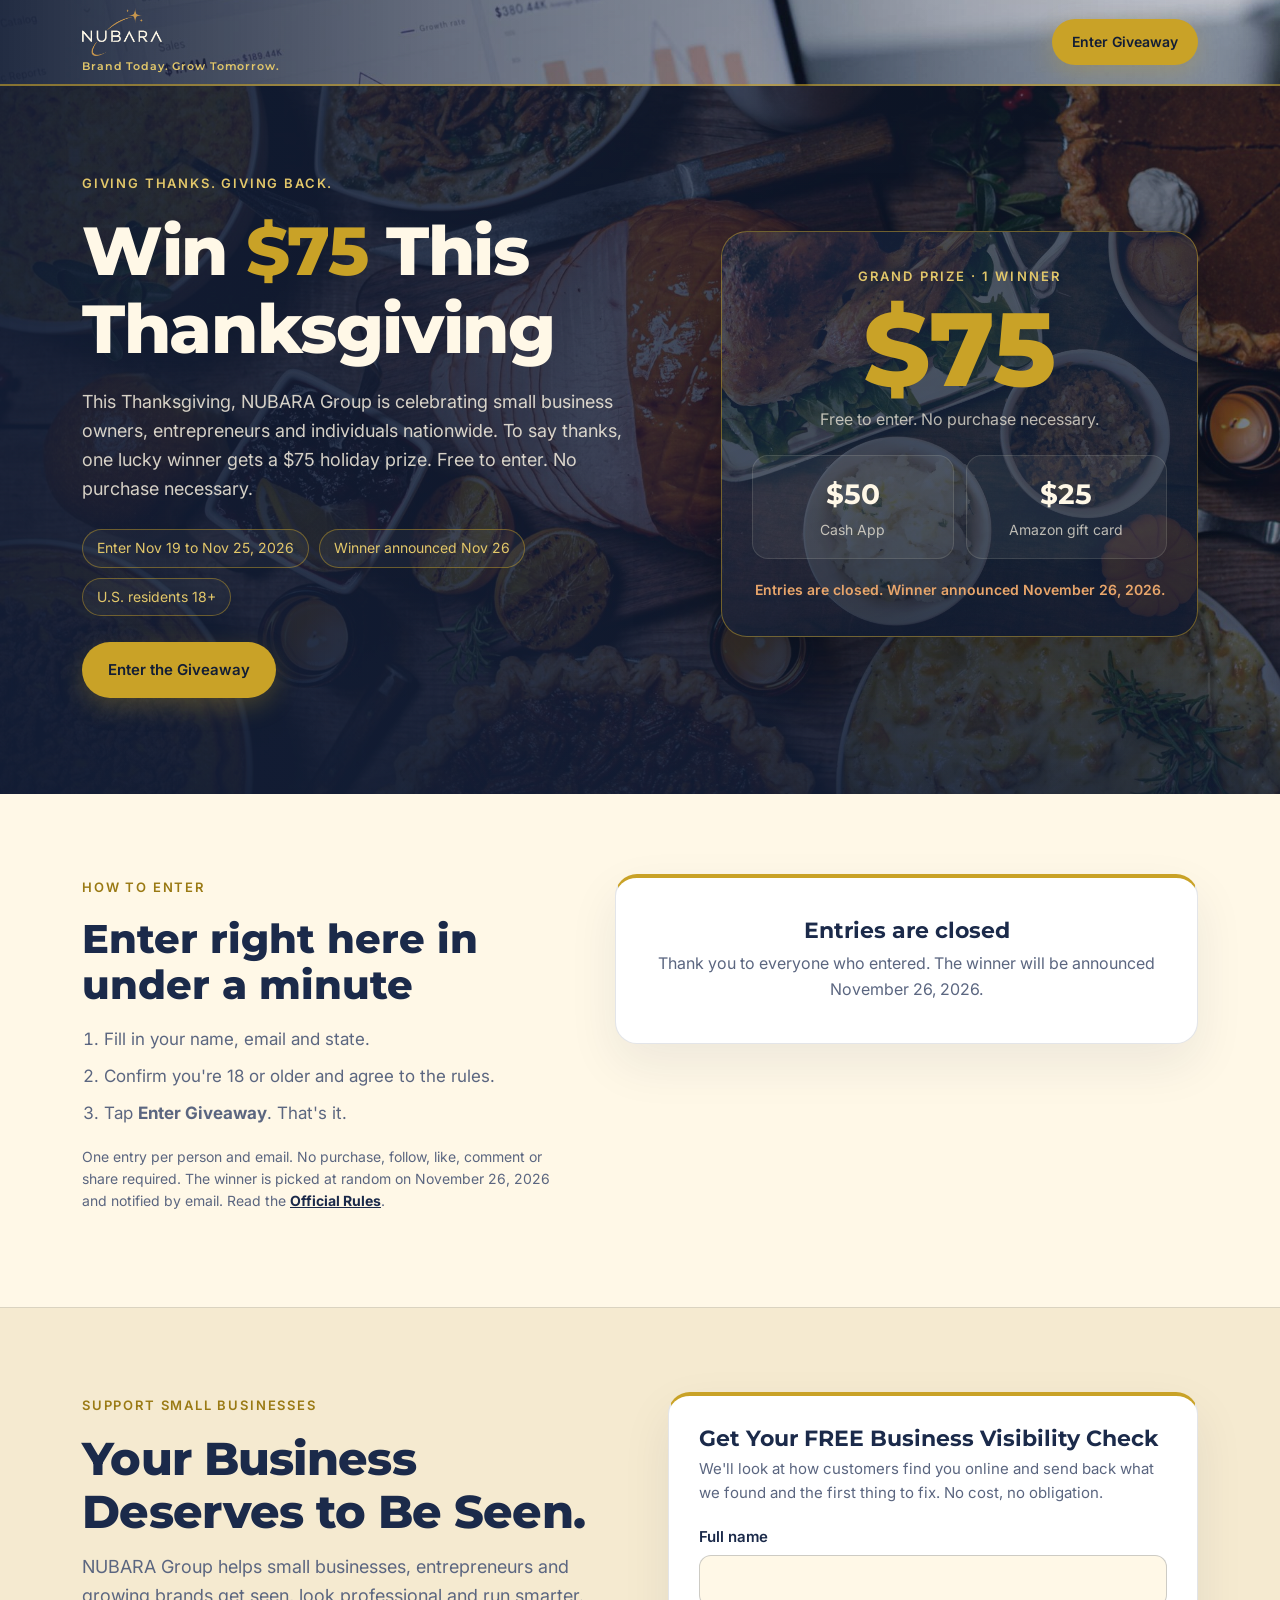
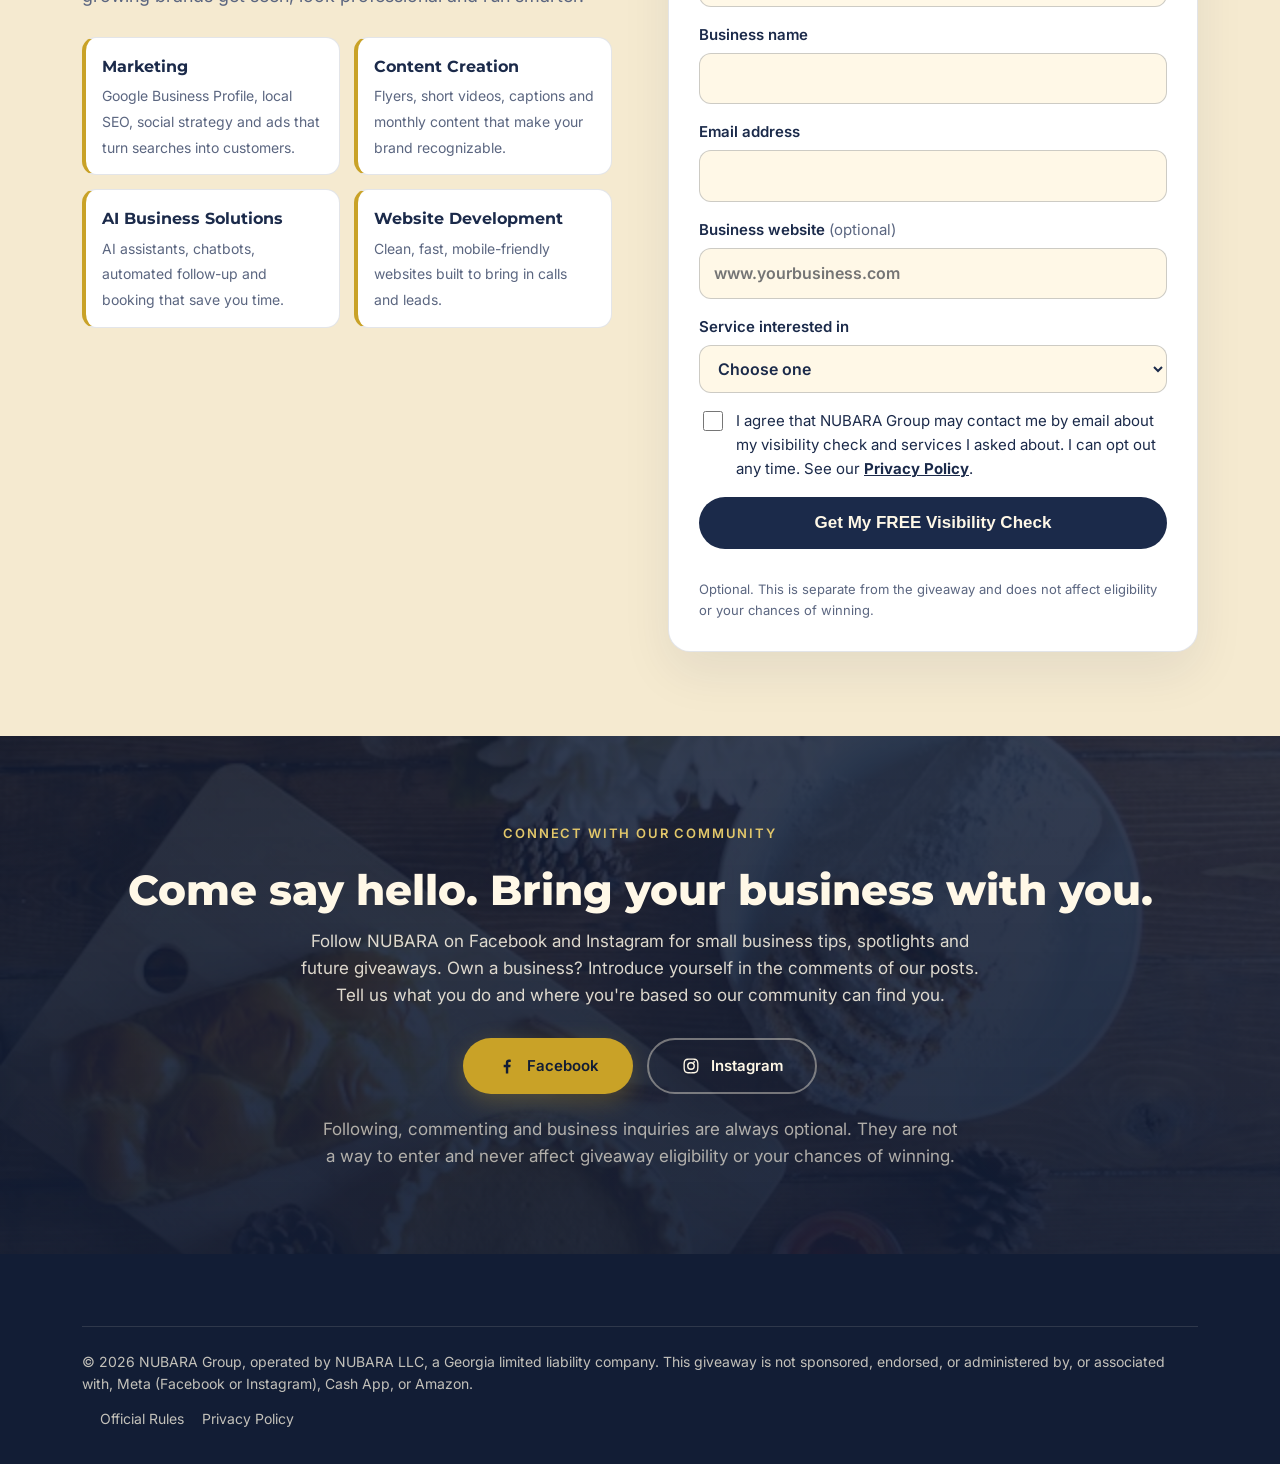
<file: giveaway/index.html>
<!DOCTYPE html>
<html lang="en">
<head>
  <meta charset="UTF-8">
  <meta name="viewport" content="width=device-width, initial-scale=1.0">
  <title>Thanksgiving Giveaway | NUBARA Group</title>
  <meta name="description" content="Giving Thanks. Giving Back. Enter the NUBARA Group Thanksgiving Giveaway for a chance to win $75. Free to enter on our website. U.S. residents 18+.">
  <link rel="canonical" href="https://www.nubaragroup.com/giveaway/">
  <meta property="og:title" content="Win $75 This Thanksgiving | NUBARA Group">
  <meta property="og:description" content="Giving Thanks. Giving Back. One winner gets $50 Cash App + a $25 Amazon gift card. Free to enter. U.S. residents 18+.">
  <meta property="og:url" content="https://www.nubaragroup.com/giveaway/">
  <meta property="og:image" content="https://www.nubaragroup.com/promo/thanksgiving-hero.jpg">
  <meta property="og:type" content="website">
  <link rel="icon" href="../assets/favicon.svg" type="image/svg+xml">
  <link rel="preconnect" href="https://fonts.googleapis.com">
  <link rel="preconnect" href="https://fonts.gstatic.com" crossorigin>
  <link href="https://fonts.googleapis.com/css2?family=Inter:wght@400;500;600&family=Montserrat:wght@600;700;800&display=swap" rel="stylesheet">
  <link rel="stylesheet" href="../assets/styles.css">
  <link rel="stylesheet" href="../promo/promo.css">
  <script src="../promo/config.js"></script>
</head>
<body class="promo-theme-thanksgiving">

<header class="site-header">
  <div class="wrap nav">
    <a class="brand" href="../" aria-label="NUBARA home"><img src="../assets/logo-light.png" alt="NUBARA"><span class="brand-tag">Brand Today. Grow Tomorrow.</span></a>
    <a class="btn btn-gold" href="#enter">Enter Giveaway</a>
  </div>
</header>

<main>
  <!-- SECTION 1: GIVEAWAY -->
  <section class="gv-hero">
    <svg class="gv-leaves" viewBox="0 0 1200 600" preserveAspectRatio="xMidYMid slice" aria-hidden="true">
      <g fill="none" stroke="#C9A227" stroke-width="1.2" opacity=".55">
        <path d="M1040 90c40-30 90-20 110 20-50 10-80 40-110-20z"/><path d="M1040 90c25 5 60 0 110 20"/>
        <path d="M30 575c30-40 85-40 105-5-45 15-75 35-105 5z"/><path d="M30 575c25-2 60-10 105-5"/>
      </g>
    </svg>
    <div class="wrap">
      <div>
        <span class="eyebrow" data-p="eyebrow">Giving Thanks. Giving Back.</span>
        <h1 data-p="headline-html">Win <span class="gold">$75</span> This Thanksgiving</h1>
        <p class="lead" data-p="intro">This Thanksgiving, NUBARA Group is celebrating small business owners, entrepreneurs and individuals nationwide. To say thanks, one lucky winner gets a $75 holiday prize. Free to enter. No purchase necessary.</p>
        <div class="gv-facts">
          <span class="gv-chip" data-p="window">Enter Nov 20 to Nov 25, 2026</span>
          <span class="gv-chip" data-p="announce-chip">Winner announced Nov 26</span>
          <span class="gv-chip">U.S. residents 18+</span>
        </div>
        <a class="btn btn-gold gv-hero-cta" href="#enter">Enter the Giveaway</a>
      </div>
      <div class="gv-prize">
        <div class="label">Grand prize &middot; <span data-p="winners-text">1 winner</span></div>
        <div class="total" data-p="prizeTotal">$75</div>
        <p class="sub">Free to enter. No purchase necessary.</p>
        <div class="gv-prize-items" data-p="prizes">
          <div><b>$50</b><span>Cash App</span></div>
          <div><b>$25</b><span>Amazon gift card</span></div>
        </div>
        <div class="gv-count" data-p="countdown" aria-live="polite"></div>
      </div>
    </div>
  </section>

  <section class="gv-entry" id="enter">
    <div class="wrap">
      <div class="gv-steps">
        <span class="eyebrow" style="color:#9A7A14">How to enter</span>
        <h2>Enter right here in under a minute</h2>
        <ol>
          <li>Fill in your name, email and state.</li>
          <li>Confirm you're 18 or older and agree to the rules.</li>
          <li>Tap <strong>Enter Giveaway</strong>. That's it.</li>
        </ol>
        <p class="fine">One entry per person and email. No purchase, follow, like, comment or share required. The winner is picked at random on <span data-p="announceLabel">November 26, 2026</span> and notified by email. Read the <a href="rules.html">Official Rules</a>.</p>
      </div>

      <div class="gv-card" id="gv-card">
        <div id="gv-form-wrap">
          <h3>Enter the giveaway</h3>
          <p class="sub">We only use this to run the giveaway and contact the winner. You won't be added to any mailing list.</p>
          <form class="gv-form" id="gv-form" novalidate>
            <label class="f">Full name<input type="text" name="name" autocomplete="name" maxlength="80" required></label>
            <label class="f">Email address<input type="email" name="email" autocomplete="email" maxlength="120" required></label>
            <label class="f">State of residence
              <select name="state" required>
                <option value="">Select your state</option>
                <option>Alabama</option><option>Alaska</option><option>Arizona</option><option>Arkansas</option><option>California</option><option>Colorado</option><option>Connecticut</option><option>Delaware</option><option>District of Columbia</option><option>Florida</option><option>Georgia</option><option>Hawaii</option><option>Idaho</option><option>Illinois</option><option>Indiana</option><option>Iowa</option><option>Kansas</option><option>Kentucky</option><option>Louisiana</option><option>Maine</option><option>Maryland</option><option>Massachusetts</option><option>Michigan</option><option>Minnesota</option><option>Mississippi</option><option>Missouri</option><option>Montana</option><option>Nebraska</option><option>Nevada</option><option>New Hampshire</option><option>New Jersey</option><option>New Mexico</option><option>New York</option><option>North Carolina</option><option>North Dakota</option><option>Ohio</option><option>Oklahoma</option><option>Oregon</option><option>Pennsylvania</option><option>Rhode Island</option><option>South Carolina</option><option>South Dakota</option><option>Tennessee</option><option>Texas</option><option>Utah</option><option>Vermont</option><option>Virginia</option><option>Washington</option><option>West Virginia</option><option>Wisconsin</option><option>Wyoming</option>
              </select>
            </label>
            <label class="gv-check"><input type="checkbox" name="age" required><span>I confirm I am 18 years of age or older and a legal U.S. resident.</span></label>
            <label class="gv-check"><input type="checkbox" name="rules" required><span>I agree to the <a href="rules.html" target="_blank" rel="noopener">Official Giveaway Rules</a>.</span></label>
            <div class="gv-hp" aria-hidden="true"><label>Leave blank<input type="text" name="website" tabindex="-1" autocomplete="off"></label></div>
            <button class="btn btn-gold" type="submit">Enter Giveaway</button>
            <p class="gv-status" id="gv-status" role="status" aria-live="polite"></p>
          </form>
        </div>
      </div>
    </div>
  </section>

  <!-- SECTION 2: SUPPORT SMALL BUSINESSES -->
  <section class="gv-biz" id="business">
    <div class="wrap">
      <div class="gv-biz-copy">
        <span class="eyebrow" style="color:#9A7A14">Support Small Businesses</span>
        <h2>Your Business Deserves to Be Seen.</h2>
        <p class="gv-biz-lead">NUBARA Group helps small businesses, entrepreneurs and growing brands get seen, look professional and run smarter.</p>
        <div class="gv-svc">
          <div><b>Marketing</b><span>Google Business Profile, local SEO, social strategy and ads that turn searches into customers.</span></div>
          <div><b>Content Creation</b><span>Flyers, short videos, captions and monthly content that make your brand recognizable.</span></div>
          <div><b>AI Business Solutions</b><span>AI assistants, chatbots, automated follow-up and booking that save you time.</span></div>
          <div><b>Website Development</b><span>Clean, fast, mobile-friendly websites built to bring in calls and leads.</span></div>
        </div>
      </div>

      <div class="gv-card" id="lead-card">
        <div id="lead-wrap">
          <h3>Get Your FREE Business Visibility Check</h3>
          <p class="sub">We'll look at how customers find you online and send back what we found and the first thing to fix. No cost, no obligation.</p>
          <form class="gv-form" id="lead-form" novalidate>
            <label class="f">Full name<input type="text" name="name" autocomplete="name" maxlength="80" required></label>
            <label class="f">Business name<input type="text" name="company" autocomplete="organization" maxlength="120" required></label>
            <label class="f">Email address<input type="email" name="email" autocomplete="email" maxlength="120" required></label>
            <label class="f"><span>Business website <span class="opt">(optional)</span></span><input type="text" name="site" inputmode="url" maxlength="200" placeholder="www.yourbusiness.com"></label>
            <label class="f">Service interested in
              <select name="service" id="lead-service" required>
                <option value="">Choose one</option>
              </select>
            </label>
            <label class="gv-check"><input type="checkbox" name="consent" required><span>I agree that NUBARA Group may contact me by email about my visibility check and services I asked about. I can opt out any time. See our <a href="../privacy-policy.html" target="_blank" rel="noopener">Privacy Policy</a>.</span></label>
            <div class="gv-hp" aria-hidden="true"><label>Leave blank<input type="text" name="website" tabindex="-1" autocomplete="off"></label></div>
            <button class="btn btn-navy" type="submit">Get My FREE Visibility Check</button>
            <p class="gv-status" id="lead-status" role="status" aria-live="polite"></p>
          </form>
          <p class="gv-note">Optional. This is separate from the giveaway and does not affect eligibility or your chances of winning.</p>
        </div>
      </div>
    </div>
  </section>

  <!-- SECTION 3: COMMUNITY -->
  <section class="gv-community" id="community">
    <div class="wrap">
      <span class="eyebrow">Connect With Our Community</span>
      <h2>Come say hello. Bring your business with you.</h2>
      <p>Follow NUBARA on Facebook and Instagram for small business tips, spotlights and future giveaways. Own a business? Introduce yourself in the comments of our posts. Tell us what you do and where you're based so our community can find you.</p>
      <div class="gv-social">
        <a class="btn btn-gold" id="gv-fb" href="https://www.facebook.com/share/1UodZsdjBU/" target="_blank" rel="noopener">
          <svg viewBox="0 0 24 24" aria-hidden="true"><path fill="currentColor" d="M13.5 21v-7.5h2.5l.4-3h-2.9V8.6c0-.9.3-1.5 1.5-1.5h1.5V4.4c-.3 0-1.2-.1-2.2-.1-2.2 0-3.7 1.3-3.7 3.8v2.4H8v3h2.6V21h2.9z"/></svg>Facebook</a>
        <a class="btn btn-ghost" id="gv-ig" href="https://www.instagram.com/nubaraofficial" target="_blank" rel="noopener">
          <svg viewBox="0 0 24 24" aria-hidden="true"><path fill="currentColor" d="M12 7.3A4.7 4.7 0 1 0 12 16.7 4.7 4.7 0 0 0 12 7.3zm0 7.7a3 3 0 1 1 0-6 3 3 0 0 1 0 6zm4.9-7.9a1.1 1.1 0 1 1-2.2 0 1.1 1.1 0 0 1 2.2 0zM12 4.6c2.4 0 2.7 0 3.6.1 2.4.1 3.6 1.3 3.7 3.7.1.9.1 1.2.1 3.6s0 2.7-.1 3.6c-.1 2.4-1.3 3.6-3.7 3.7-.9.1-1.2.1-3.6.1s-2.7 0-3.6-.1c-2.4-.1-3.6-1.3-3.7-3.7-.1-.9-.1-1.2-.1-3.6s0-2.7.1-3.6C4.8 6 6 4.8 8.4 4.7c.9-.1 1.2-.1 3.6-.1zM12 3c-2.4 0-2.8 0-3.7.1C5 3.2 3.2 5 3.1 8.3 3 9.2 3 9.6 3 12s0 2.8.1 3.7c.1 3.3 1.9 5.1 5.2 5.2.9.1 1.3.1 3.7.1s2.8 0 3.7-.1c3.3-.1 5.1-1.9 5.2-5.2.1-.9.1-1.3.1-3.7s0-2.8-.1-3.7C20.8 5 19 3.2 15.7 3.1 14.8 3 14.4 3 12 3z"/></svg>Instagram</a>
      </div>
      <p class="gv-note light">Following, commenting and business inquiries are always optional. They are not a way to enter and never affect giveaway eligibility or your chances of winning.</p>
    </div>
  </section>
</main>

<footer class="site-footer" style="padding-top:28px">
  <div class="wrap">
    <div class="footer-bottom">
      <span>&copy; 2026 NUBARA Group, operated by NUBARA LLC, a Georgia limited liability company. This giveaway is not sponsored, endorsed, or administered by, or associated with, Meta (Facebook or Instagram), Cash App, or Amazon.</span>
      <span><a href="rules.html">Official Rules</a><a href="../privacy-policy.html">Privacy Policy</a></span>
    </div>
  </div>
</footer>

<script src="../promo/promo.js"></script>
<!-- Cloudflare Web Analytics --><script type='module' src='https://static.cloudflareinsights.com/beacon.min.js' data-cf-beacon='{"token": "90c4c765b89a4a79b13aca166b0703b9"}'></script><!-- End Cloudflare Web Analytics -->
</body>
</html>
</file>
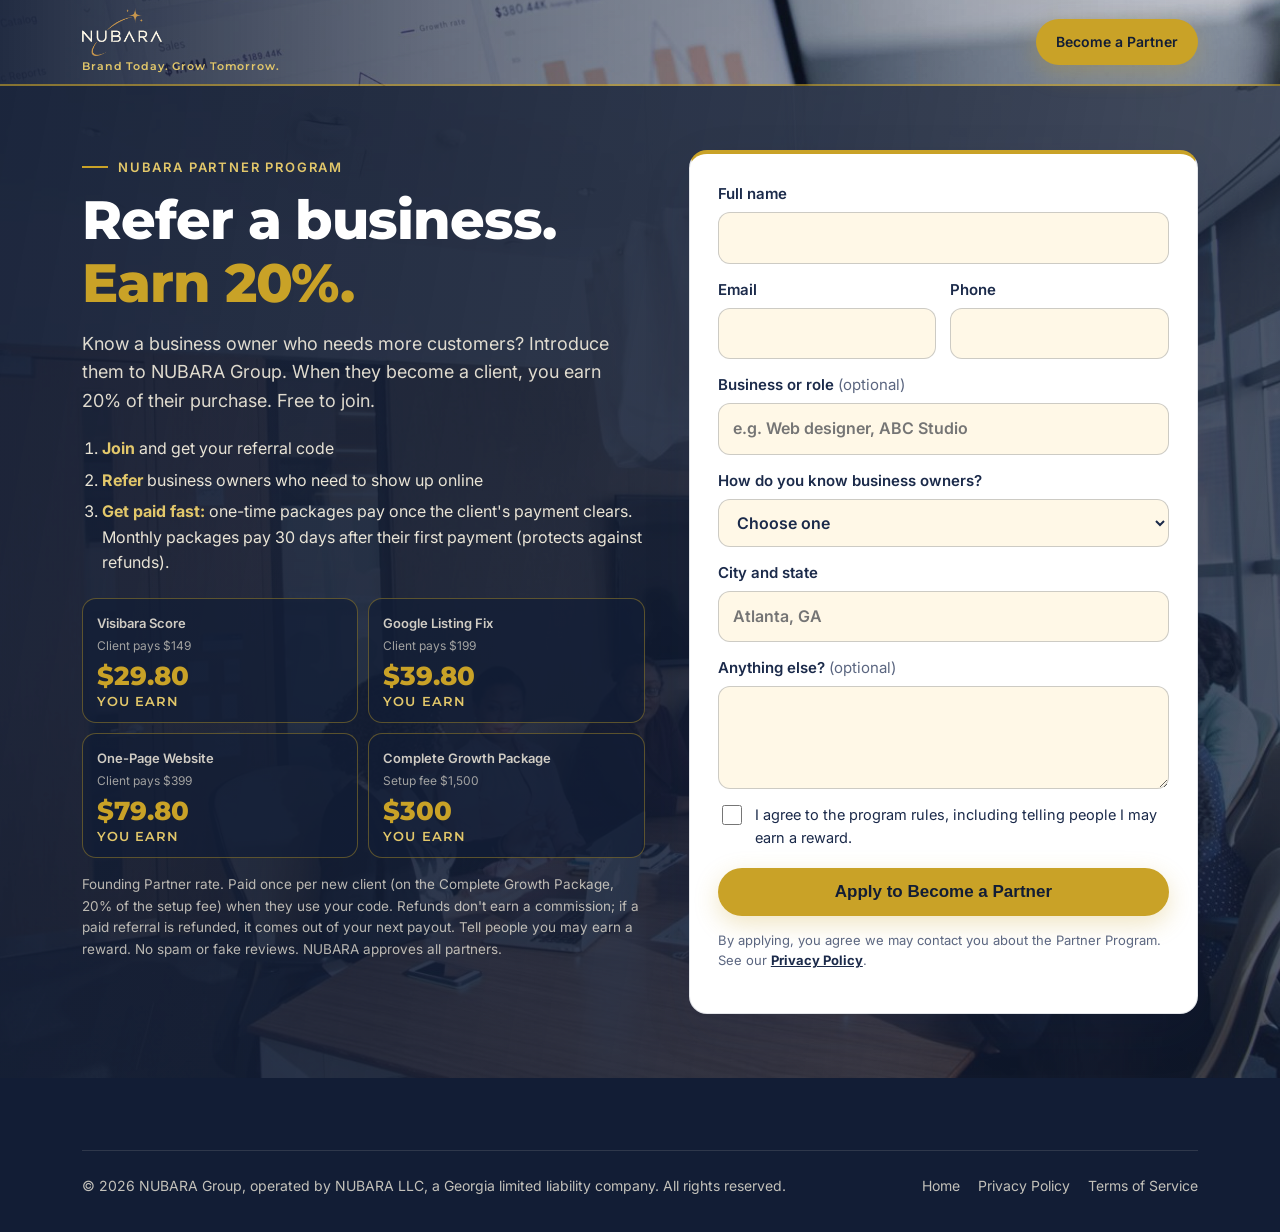
<file: partners/index.html>
<!DOCTYPE html>
<html lang="en">
<head>
  <meta charset="UTF-8">
  <meta name="viewport" content="width=device-width, initial-scale=1.0">
  <title>NUBARA Partner Program | Earn by Referring Businesses</title>
  <meta name="description" content="Join the NUBARA Partner Program. Refer small businesses to NUBARA Group and earn a commission on every client who buys. Free to join.">
  <link rel="canonical" href="https://www.nubaragroup.com/partners/">
  <meta property="og:title" content="NUBARA Partner Program">
  <meta property="og:description" content="Know a business that needs to show up online? Refer them to NUBARA Group and earn a commission on every sale. Free to join.">
  <meta property="og:url" content="https://www.nubaragroup.com/partners/">
  <meta property="og:image" content="https://www.nubaragroup.com/assets/logo-navy.png">
  <link rel="icon" href="../assets/favicon.svg" type="image/svg+xml">
  <link rel="preconnect" href="https://fonts.googleapis.com">
  <link rel="preconnect" href="https://fonts.gstatic.com" crossorigin>
  <link href="https://fonts.googleapis.com/css2?family=Inter:wght@400;500;600&family=Montserrat:wght@600;700;800&display=swap" rel="stylesheet">
  <link rel="stylesheet" href="../assets/styles.css">
  <style>
    .pp-hero { position: relative; color: var(--cream); padding: 84px 0 76px; background: linear-gradient(100deg, rgba(18,29,53,.95) 0%, rgba(18,29,53,.84) 50%, rgba(18,29,53,.62) 100%), url(../assets/check-team.jpg) center / cover no-repeat, var(--navy-deep); }
    .pp-hero h1 { font-size: clamp(36px, 5.2vw, 60px); font-weight: 800; letter-spacing: -.02em; max-width: 760px; color: #fff; }
    .pp-hero h1 .gold { color: var(--gold); }
    .pp-hero .lead { font-size: 19px; color: rgba(255,248,231,.85); max-width: 600px; margin: 20px 0 30px; }
    .pp-chips { display: flex; flex-wrap: wrap; gap: 10px; margin-top: 26px; }
    .pp-chips span { font-size: 14px; font-weight: 600; color: var(--gold-soft); border: 1px solid rgba(201,162,39,.5); border-radius: 999px; padding: 7px 14px; background: rgba(18,29,53,.45); }
    .pp-section { padding: 76px 0; }
    .pp-alt { background: var(--cream-deep, #F5EAD0); }
    .pp-steps { display: grid; grid-template-columns: repeat(3, 1fr); gap: 20px; margin-top: 34px; }
    .pp-step { background: #fff; border: 1px solid var(--line); border-top: 4px solid var(--gold); border-radius: 18px; padding: 26px; box-shadow: 0 14px 36px rgba(27,42,74,.07); }
    .pp-step .n { font-family: "Montserrat", sans-serif; font-weight: 800; font-size: 30px; color: var(--gold); }
    .pp-step h3 { font-size: 19px; margin: 8px 0 6px; }
    .pp-step p { color: var(--muted); margin: 0; }
    .pp-earn { display: grid; grid-template-columns: repeat(3, 1fr); gap: 18px; margin-top: 34px; }
    .pp-pkg { background: var(--navy); color: var(--cream); border-radius: 18px; padding: 26px; border: 1px solid rgba(201,162,39,.4); }
    .pp-pkg .name { font-size: 15px; color: rgba(255,248,231,.8); font-weight: 600; }
    .pp-pkg .price { font-size: 14px; color: rgba(255,248,231,.6); margin-top: 2px; }
    .pp-pkg .you { font-family: "Montserrat", sans-serif; font-weight: 800; font-size: 40px; color: var(--gold); margin-top: 14px; line-height: 1; }
    .pp-pkg .you small { display: block; font-size: 13px; font-weight: 600; color: var(--gold-soft); letter-spacing: .08em; text-transform: uppercase; margin-top: 6px; }
    .pp-note { color: var(--muted); font-size: 14px; margin-top: 16px; }
    .pp-who { display: grid; grid-template-columns: repeat(4, 1fr); gap: 14px; margin-top: 28px; }
    .pp-who div { background: #fff; border: 1px solid var(--line); border-left: 4px solid var(--gold); border-radius: 14px; padding: 16px; font-weight: 600; color: var(--navy); }
    .pp-who span { display: block; font-weight: 400; color: var(--muted); font-size: 14px; margin-top: 4px; }
    .pp-rules { list-style: none; padding: 0; margin: 26px 0 0; display: grid; gap: 12px; max-width: 820px; }
    .pp-rules li { background: #fff; border: 1px solid var(--line); border-radius: 14px; padding: 14px 16px 14px 44px; position: relative; color: var(--ink); }
    .pp-rules li::before { content: "✓"; position: absolute; left: 16px; top: 13px; color: var(--gold); font-weight: 800; }
    .pp-join { display: grid; grid-template-columns: .9fr 1.1fr; gap: 48px; align-items: start; }
    .check-form .agree { display: flex; gap: 10px; align-items: flex-start; font-weight: 400; font-size: 14.5px; }
    .check-form .agree input { width: 20px; height: 20px; margin-top: 2px; flex: 0 0 auto; accent-color: var(--navy); }
    .form-status.ok { color: #1F7A3A; font-weight: 600; } .form-status.err { color: #A3261B; font-weight: 600; }
    .hp { position: absolute; left: -9999px; }
    @media (max-width: 900px) { .pp-steps, .pp-earn { grid-template-columns: 1fr; } .pp-who { grid-template-columns: 1fr 1fr; } .pp-join { grid-template-columns: 1fr; gap: 30px; } .pp-section { padding: 56px 0; } }
    @media (max-width: 520px) { .pp-who { grid-template-columns: 1fr; } .check-form .two { grid-template-columns: 1fr; } }

    .pp-one { color: var(--cream); padding: 64px 0; background: linear-gradient(100deg, rgba(18,29,53,.95) 0%, rgba(18,29,53,.86) 55%, rgba(18,29,53,.72) 100%), url(../assets/check-team.jpg) center / cover no-repeat, var(--navy-deep); }
    .pp-one-grid { display: grid; grid-template-columns: 1.05fr .95fr; gap: 44px; align-items: start; }
    .pp-one h1 { font-size: clamp(34px, 4.6vw, 54px); font-weight: 800; letter-spacing: -.02em; color: #fff; }
    .pp-one h1 .gold { color: var(--gold); }
    .pp-one .lead { font-size: 18px; color: rgba(255,248,231,.86); margin: 16px 0 20px; }
    .pp-mini-steps { margin: 0 0 22px; padding-left: 20px; color: rgba(255,248,231,.9); display: grid; gap: 6px; }
    .pp-mini-steps b { color: var(--gold-soft); }
    .pp-mini-earn { display: grid; grid-template-columns: repeat(2, 1fr); gap: 10px; }
    .pp-mini-earn .pp-pkg { padding: 14px; border-radius: 14px; background: rgba(18,29,53,.7); }
    .pp-mini-earn .pp-pkg .you { font-size: 26px; margin-top: 8px; }
    .pp-mini-earn .pp-pkg .name { font-size: 13px; } .pp-mini-earn .pp-pkg .price { font-size: 12px; }
    .pp-fine { font-size: 13.5px; color: rgba(255,248,231,.7); margin-top: 16px; }
    .pp-one .check-form { border-top: 4px solid var(--gold); }
    @media (max-width: 900px) { .pp-one-grid { grid-template-columns: 1fr; gap: 28px; } }
    @media (max-width: 420px) { .pp-mini-earn .pp-pkg .you { font-size: 21px; } }
  </style>
</head>
<body>
<header class="site-header">
  <div class="wrap nav">
    <a class="brand" href="../" aria-label="NUBARA home"><img src="../assets/logo-light.png" alt="NUBARA"><span class="brand-tag">Brand Today. Grow Tomorrow.</span></a>
    <a class="btn btn-gold" href="#partner-form">Become a Partner</a>
  </div>
</header>

<main>
  <section class="pp-one">
    <div class="wrap pp-one-grid">
      <div class="pp-one-copy">
        <span class="eyebrow hero-eyebrow">NUBARA Partner Program</span>
        <h1>Refer a business. <span class="gold">Earn <span data-pp="rate">20%</span>.</span></h1>
        <p class="lead">Know a business owner who needs more customers? Introduce them to NUBARA Group. When they become a client, you earn <span data-pp="rate">20%</span> of their purchase. Free to join.</p>
        <ol class="pp-mini-steps"><li><b>Join</b> and get your referral code</li><li><b>Refer</b> business owners who need to show up online</li><li><b>Get paid fast:</b> one-time packages pay once the client's payment clears. Monthly packages pay <span data-pp="hold">30 days</span> after their first payment (protects against refunds).</li></ol>
        <div class="pp-mini-earn" id="pp-earn"></div>
        <p class="pp-fine">Founding Partner rate. Paid once per new client (on the Complete Growth Package, 20% of the setup fee) when they use your code. Refunds don't earn a commission; if a paid referral is refunded, it comes out of your next payout. Tell people you may earn a reward. No spam or fake reviews. NUBARA approves all partners.</p>
      </div>
      <form id="partner-form" class="check-form" action="https://api.web3forms.com/submit" method="POST" novalidate>
        <input type="hidden" name="access_key" value="8284ff2a-1e39-4fea-b496-b6483963de7b">
        <input type="hidden" name="subject" value="New Partner Program Application (nubaragroup.com)">
        <input type="hidden" name="from_name" value="NUBARA Website">
        <input type="checkbox" name="botcheck" class="hp" tabindex="-1" autocomplete="off" aria-hidden="true">
        <label>Full name<input type="text" name="name" autocomplete="name" required></label>
        <div class="two">
          <label>Email<input type="email" name="email" autocomplete="email" required></label>
          <label>Phone<input type="tel" name="phone" autocomplete="tel" required></label>
        </div>
        <label><span>Business or role <span class="opt">(optional)</span></span><input type="text" name="business_or_role" placeholder="e.g. Web designer, ABC Studio"></label>
        <label>How do you know business owners?
          <select name="network" required>
            <option value="" disabled selected>Choose one</option>
            <option>I work with businesses (designer, freelancer, consultant)</option>
            <option>I'm a business owner</option>
            <option>I'm a past NUBARA client</option>
            <option>Community, church or networking group</option>
            <option>Other</option>
          </select>
        </label>
        <label>City and state<input type="text" name="city_state" placeholder="Atlanta, GA" required></label>
        <label><span>Anything else? <span class="opt">(optional)</span></span><textarea name="message" rows="3"></textarea></label>
        <label class="agree"><input type="checkbox" name="agreed_to_rules" value="Yes" required><span>I agree to the program rules, including telling people I may earn a reward.</span></label>
        <button type="submit" class="btn btn-gold">Apply to Become a Partner</button>
        <p class="form-note">By applying, you agree we may contact you about the Partner Program. See our <a href="../privacy-policy.html">Privacy Policy</a>.</p>
        <p class="form-status" role="status" aria-live="polite"></p>
      </form>
    </div>
  </section>
</main>

<footer class="site-footer" style="padding-top:28px">
  <div class="wrap">
    <div class="footer-bottom">
      <span>&copy; 2026 NUBARA Group, operated by NUBARA LLC, a Georgia limited liability company. All rights reserved.</span>
      <span><a href="../">Home</a><a href="../privacy-policy.html">Privacy Policy</a><a href="../terms-of-service.html">Terms of Service</a></span>
    </div>
  </div>
</footer>

<script>
/* ===== PARTNER PROGRAM NUMBERS: change only these (leadership decides) ===== */
var PP = {
  rate: 20,                          /* commission percent */
  basis: "client's first purchase",
  hold: "30 days",
  payout: "monthly",
  packages: [
    { name: "Visibara Score", price: 149 },
    { name: "Google Listing Fix", price: 199 },
    { name: "One-Page Website", price: 399 },
    { name: "Complete Growth Package", price: 1500, label: "Setup fee $1,500" }
  ]
};
/* ============================================================================ */
(function () {
  function set(k, v) { document.querySelectorAll('[data-pp="' + k + '"]').forEach(function (e) { e.textContent = v; }); }
  set('rate', PP.rate + '%'); set('basis', PP.basis); set('hold', PP.hold); set('payout', PP.payout);
  var box = document.getElementById('pp-earn');
  PP.packages.forEach(function (p) {
    var d = document.createElement('div'); d.className = 'pp-pkg';
    var earn = (p.price * PP.rate / 100);
    d.innerHTML = '<div class="name"></div><div class="price"></div><div class="you"></div>';
    d.querySelector('.name').textContent = p.name;
    d.querySelector('.price').textContent = p.label || ('Client pays $' + p.price);
    d.querySelector('.you').innerHTML = '$' + earn.toFixed(2).replace(/\.00$/, '') + '<small>You earn</small>';
    box.appendChild(d);
  });
  var f = document.getElementById('partner-form');
  var st = f.querySelector('.form-status'), btn = f.querySelector('button[type=submit]');
  f.addEventListener('submit', function (e) {
    e.preventDefault();
    if (!f.checkValidity()) { st.textContent = 'Please fill in your name, email, phone, city and network, and agree to the rules.'; st.className = 'form-status err'; f.reportValidity(); return; }
    btn.disabled = true; btn.textContent = 'Sending...'; st.textContent = ''; st.className = 'form-status';
    fetch(f.action, { method: 'POST', headers: { 'Content-Type': 'application/json', 'Accept': 'application/json' }, body: JSON.stringify(Object.fromEntries(new FormData(f))) })
      .then(function (r) { return r.json().then(function (j) { return { ok: r.ok && j.success !== false, j: j }; }); })
      .then(function (x) { if (x.ok) { f.reset(); st.textContent = "Thank you! We received your application and will reply within 2 business days."; st.className = 'form-status ok'; } else { throw new Error('error'); } })
      .catch(function () { st.innerHTML = 'Something went wrong. Please email <a href="mailto:info@nubaragroup.com">info@nubaragroup.com</a> or call or text <a href="tel:+14707980045">470-798-0045</a>.'; st.className = 'form-status err'; })
      .finally(function () { btn.disabled = false; btn.textContent = 'Apply to Become a Partner'; });
  });
})();
</script>
<!-- Cloudflare Web Analytics --><script type='module' src='https://static.cloudflareinsights.com/beacon.min.js' data-cf-beacon='{"token": "90c4c765b89a4a79b13aca166b0703b9"}'></script><!-- End Cloudflare Web Analytics -->
</body>
</html>
</file>
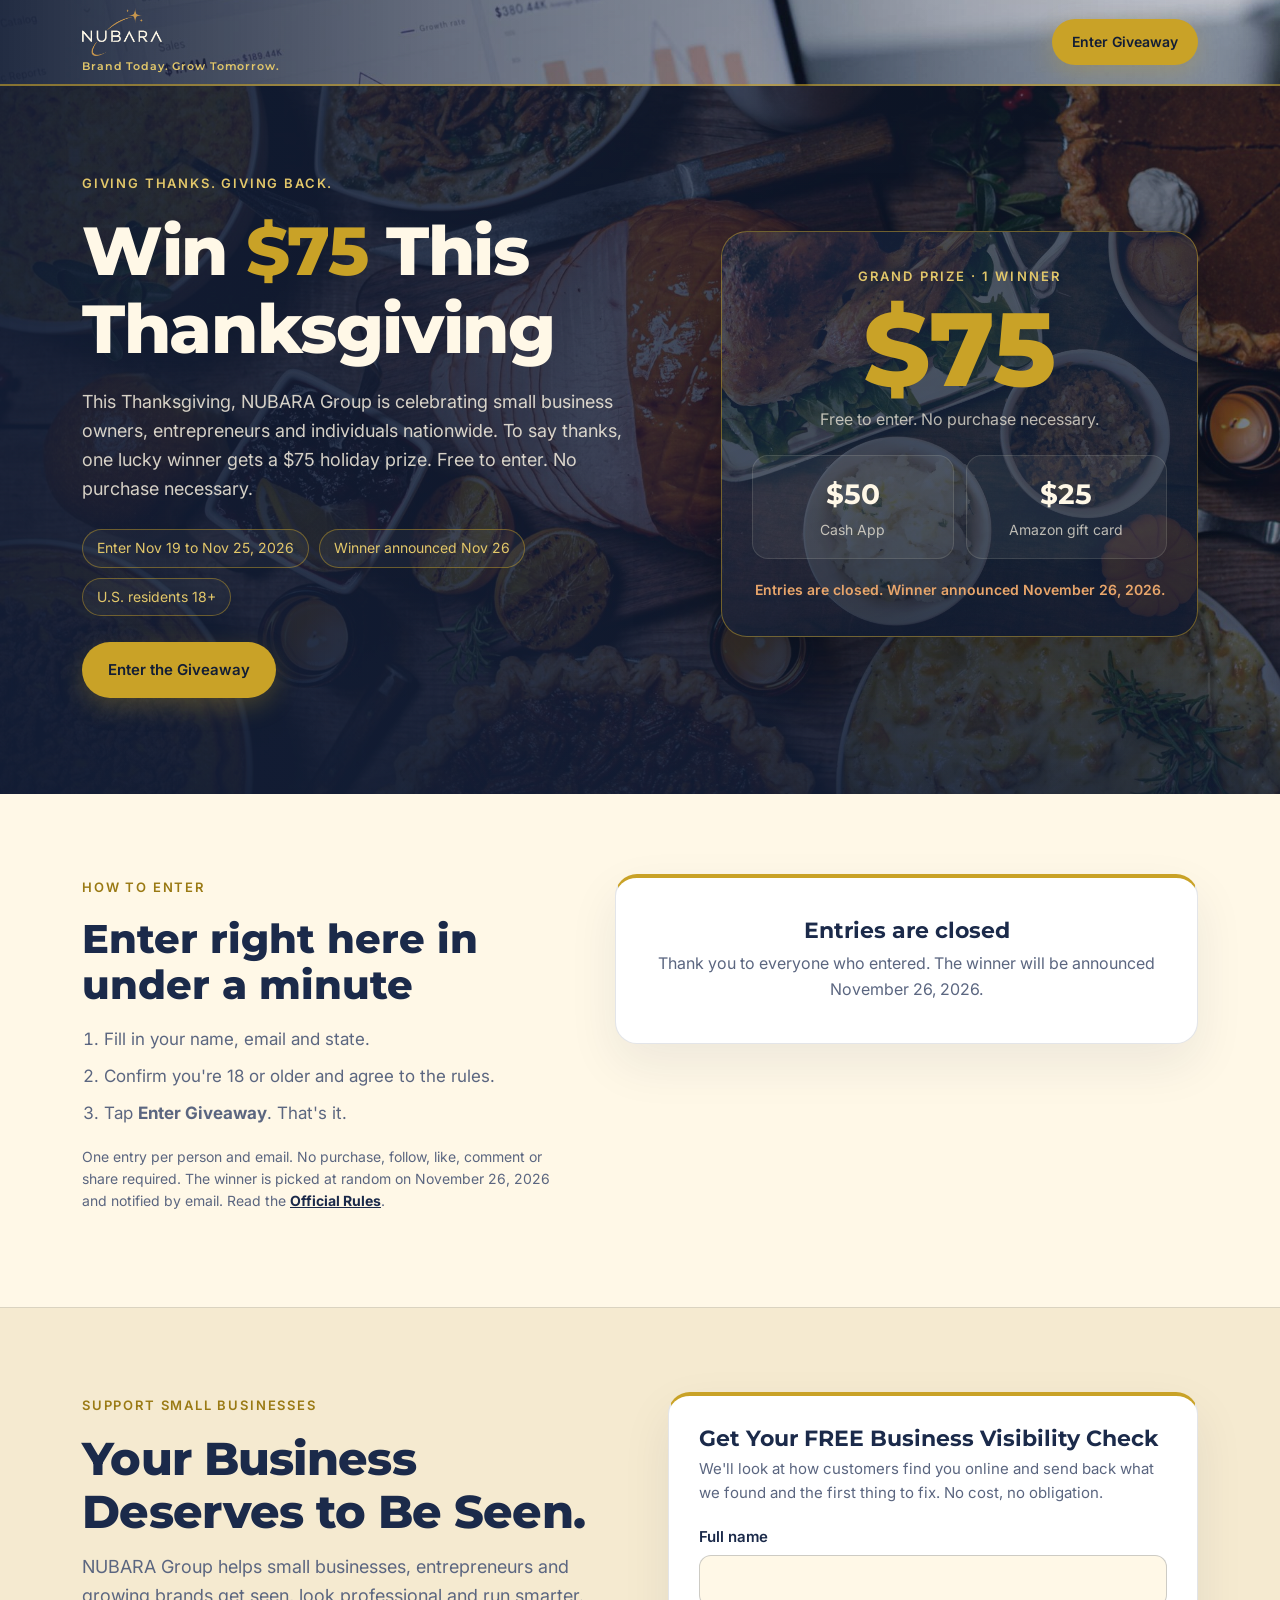
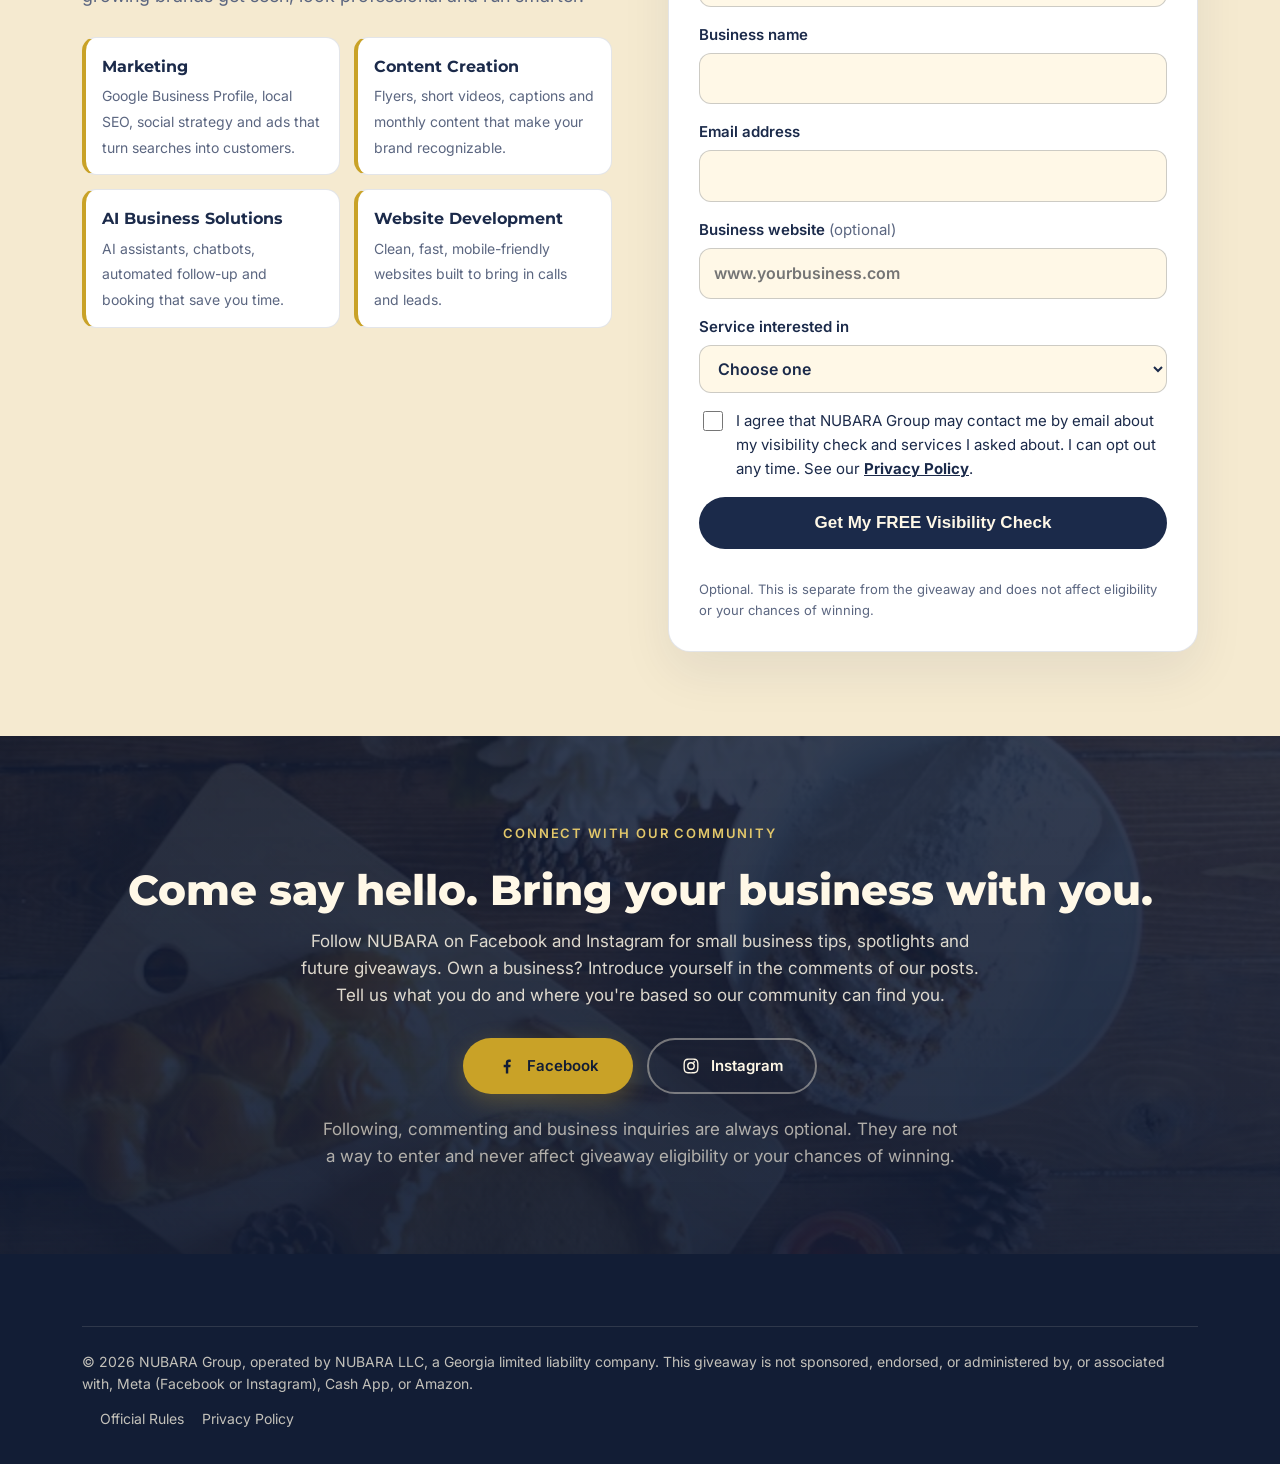
<file: qr/index.html>
<!DOCTYPE html>
<html lang="en">
<head>
  <meta charset="UTF-8">
  <meta name="viewport" content="width=device-width, initial-scale=1.0">
  <title>NUBARA Giveaway</title>
  <meta name="robots" content="noindex">
  <meta http-equiv="refresh" content="3;url=/giveaway/">
  <link rel="icon" href="/assets/favicon.svg" type="image/svg+xml">
  <style>
    :root { --navy: #121D35; --gold: #C9A227; --cream: #FFF8E7; }
    body { margin: 0; min-height: 100vh; display: grid; place-items: center; background: var(--navy); color: var(--cream); font-family: Inter, Arial, sans-serif; text-align: center; padding: 16px; }
    a { color: var(--gold); }
  </style>
</head>
<body>
  <p>Taking you to the NUBARA giveaway&hellip;<br><a href="/giveaway/">Tap here if it doesn't open</a></p>
  <script>
    /* Short link printed on flyers (QR code). Counted as its own page in Cloudflare Web Analytics, then forwards. */
    function go() { location.replace('/giveaway/'); }
    window.addEventListener('load', function () { setTimeout(go, 500); });
    setTimeout(go, 2000);
  </script>
<!-- Cloudflare Web Analytics --><script type='module' src='https://static.cloudflareinsights.com/beacon.min.js' data-cf-beacon='{"token": "90c4c765b89a4a79b13aca166b0703b9"}'></script><!-- End Cloudflare Web Analytics -->
</body>
</html>
</file>
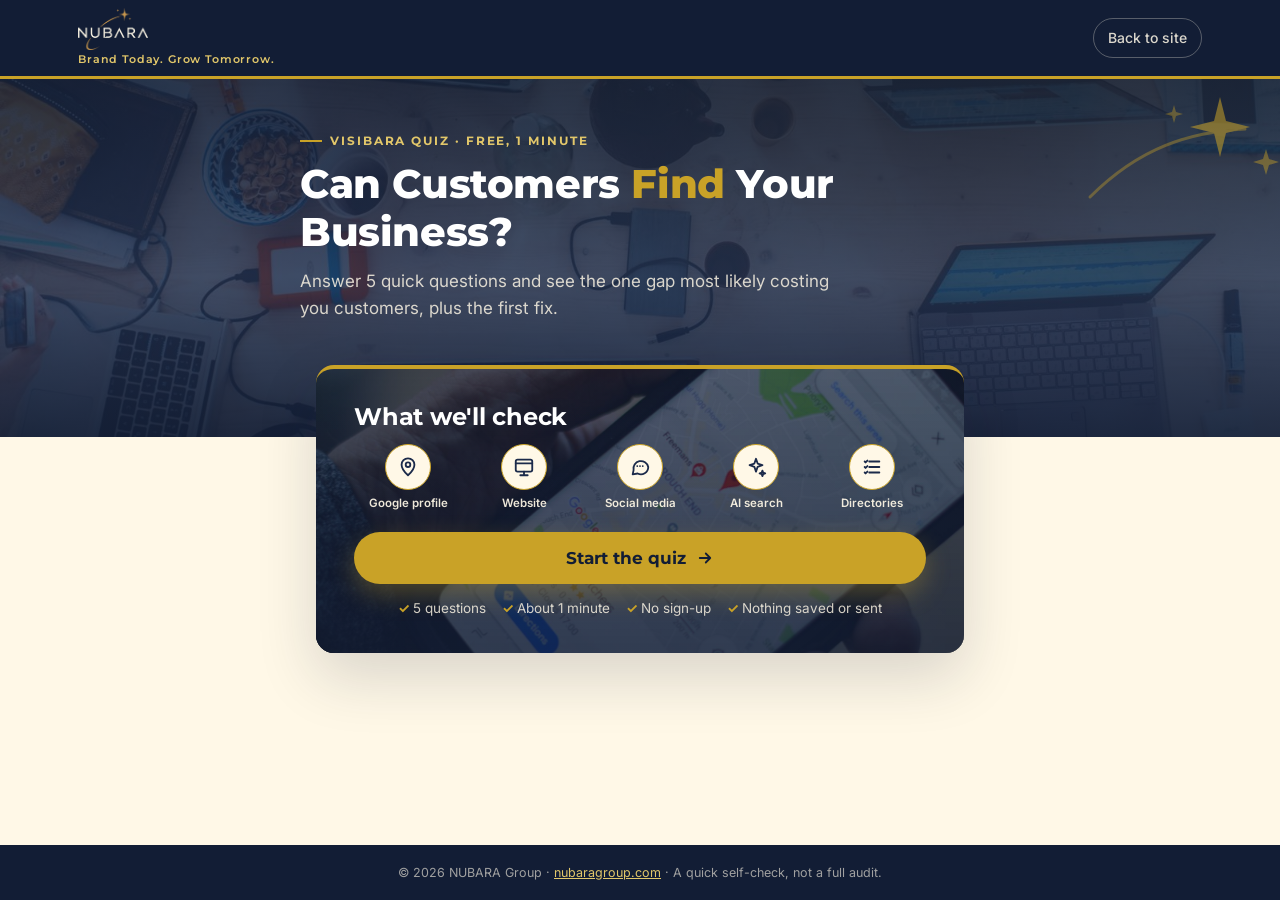
<file: quiz/index.html>
<!DOCTYPE html>
<html lang="en">
<head>
<meta charset="utf-8">
<meta name="viewport" content="width=device-width, initial-scale=1">
<title>Visibara Quiz: Can Customers Find Your Business? | NUBARA Group</title>
<meta name="description" content="The free 1-minute Visibara Quiz from NUBARA Group. Answer 5 quick questions and see the one gap most likely keeping customers from finding your business.">
<link rel="icon" href="../assets/favicon.svg" type="image/svg+xml">
<link rel="preconnect" href="https://fonts.googleapis.com">
<link rel="preconnect" href="https://fonts.gstatic.com" crossorigin>
<link href="https://fonts.googleapis.com/css2?family=Inter:wght@400;500;600&family=Montserrat:wght@600;700;800&display=swap" rel="stylesheet">
<style>
  :root{--navy:#1B2A4A;--navy-deep:#121D35;--navy-soft:#24365C;--gold:#C9A227;--gold-soft:#E2C76A;--cream:#FFF8E7;--cream-deep:#F5EAD0;--muted:#5B6680;--line:rgba(27,42,74,.12)}
  *{box-sizing:border-box}
  html,body{margin:0}
  body{background:var(--cream);color:var(--navy);font-family:Inter,-apple-system,"Segoe UI",Roboto,Arial,sans-serif;line-height:1.55;font-size:17px;min-height:100vh;display:flex;flex-direction:column}
  h1,h2,h3{font-family:Montserrat,Inter,Arial,sans-serif;line-height:1.2;margin:0 0 12px;letter-spacing:-.01em}
  p{margin:0 0 12px}
  a{color:inherit}

  /* Header (same look as nubaragroup.com) */
  .site-header{background:var(--navy-deep);border-bottom:3px solid var(--gold)}
  .nav{max-width:1160px;margin:0 auto;padding:0 18px;height:76px;display:flex;align-items:center;justify-content:space-between;gap:16px}
  .brand{display:flex;flex-direction:column;align-items:flex-start;text-decoration:none}
  .brand img{height:42px;width:auto;display:block}
  .brand-tag{font-family:Montserrat,sans-serif;font-size:10.5px;font-weight:600;letter-spacing:.08em;color:var(--gold-soft);margin-top:2px;white-space:nowrap}
  .nav-link{color:var(--cream);font-size:14px;font-weight:500;text-decoration:none;opacity:.85;border:1px solid rgba(255,248,231,.35);border-radius:999px;padding:8px 14px;white-space:nowrap}
  .nav-link:hover{opacity:1;border-color:var(--gold)}

  /* Hero band */
  .hero{position:relative;overflow:hidden;background:linear-gradient(180deg,rgba(18,29,53,.88) 0%,rgba(27,42,74,.80) 55%,rgba(18,29,53,.92) 100%),radial-gradient(ellipse at 85% 0%,rgba(201,162,39,.30),transparent 55%),url(quiz-hero.jpg) center/cover no-repeat,var(--navy);color:var(--cream);padding:34px 18px 96px}
  .hero .stars{position:absolute;right:-10px;top:8px;width:220px;opacity:.55;pointer-events:none}
  .hero-inner{max-width:680px;margin:0 auto;position:relative}
  .eyebrow{display:inline-flex;align-items:center;gap:8px;font-family:Montserrat,sans-serif;font-size:12px;font-weight:700;letter-spacing:.16em;text-transform:uppercase;color:var(--gold-soft)}
  .eyebrow::before{content:"";width:22px;height:2px;background:var(--gold)}
  .hero h1{font-size:30px;font-weight:800;color:#fff;margin-top:10px}
  .hero h1 .gold{color:var(--gold)}
  .hero p{color:rgba(255,248,231,.82);max-width:540px}

  main{flex:1;max-width:680px;width:100%;margin:-72px auto 0;padding:0 16px 48px;position:relative}
  .card{background:#fff;border-radius:18px;box-shadow:0 24px 60px rgba(18,29,53,.16);border-top:4px solid var(--gold);padding:26px 20px}
  .card.start{background:linear-gradient(180deg,rgba(18,29,53,.68),rgba(18,29,53,.84)),url(quiz-map.jpg) center/cover no-repeat,var(--navy);color:#fff}
  .card.start h2{color:#fff}
  .card.start .area{color:rgba(255,248,231,.92)}
  .card.start .facts{color:rgba(255,248,231,.82)}
  .card.start .ico{border-color:var(--gold)}
  @media (min-width:640px){.card{padding:34px 38px}.hero h1{font-size:40px}.hero{padding:44px 24px 104px}}
  h1:focus,h2:focus{outline:none}

  /* Start screen */
  .areas{display:grid;grid-template-columns:repeat(5,1fr);gap:8px;margin:6px 0 22px}
  .area{display:flex;flex-direction:column;align-items:center;gap:6px;text-align:center;font-size:11.5px;font-weight:600;color:var(--muted);line-height:1.25}
  .ico{width:46px;height:46px;border-radius:50%;display:grid;place-items:center;background:var(--cream);border:1.5px solid rgba(201,162,39,.55);color:var(--navy)}
  .ico svg{width:22px;height:22px}
  .facts{display:flex;flex-wrap:wrap;gap:8px 16px;justify-content:center;margin-top:14px;font-size:13.5px;color:var(--muted)}
  .facts span::before{content:"✓ ";color:var(--gold);font-weight:700}

  .btn{display:flex;align-items:center;justify-content:center;gap:10px;width:100%;text-align:center;background:var(--gold);color:var(--navy-deep);font-family:Montserrat,sans-serif;font-weight:700;font-size:17px;padding:15px 20px;border:0;border-radius:999px;cursor:pointer;text-decoration:none;min-height:52px;box-shadow:0 10px 26px rgba(201,162,39,.32);transition:transform .15s,background .15s}
  .btn:hover{background:var(--gold-soft);transform:translateY(-1px)}
  .btn svg{width:18px;height:18px}

  /* Question screen */
  .steps{display:flex;gap:6px;margin-bottom:18px}
  .steps i{flex:1;height:6px;border-radius:3px;background:var(--cream-deep)}
  .steps i.on{background:var(--gold)}
  .qhead{display:flex;align-items:center;gap:14px;margin-bottom:14px}
  .qhead .ico{width:54px;height:54px;flex:0 0 auto;background:var(--navy);border-color:var(--gold);color:var(--gold)}
  .qhead .ico svg{width:26px;height:26px}
  .qnum{font-family:Montserrat,sans-serif;font-size:12px;font-weight:700;letter-spacing:.14em;text-transform:uppercase;color:var(--gold)}
  .qarea{font-size:14px;color:var(--muted);font-weight:600}
  .card h2{font-size:21px}
  @media (min-width:640px){.card h2{font-size:24px}}
  .answers{list-style:none;margin:16px 0 12px;padding:0}
  .answers li{margin:0 0 10px}
  .answer{display:flex;align-items:center;gap:12px;width:100%;text-align:left;background:#fff;color:var(--navy);border:1.5px solid #E4DAC0;border-radius:14px;padding:12px 14px;font-size:16px;min-height:56px;cursor:pointer;font-family:inherit;transition:border-color .15s,background .15s,transform .15s}
  .answer:hover{border-color:var(--gold);background:#FFFCF3;transform:translateY(-1px)}
  .answer .letter{flex:0 0 auto;width:30px;height:30px;border-radius:50%;display:grid;place-items:center;background:var(--cream);border:1.5px solid rgba(201,162,39,.6);font-family:Montserrat,sans-serif;font-weight:700;font-size:13px}
  .answer[aria-pressed="true"]{border-color:var(--navy);background:#F7F1E1}
  .answer[aria-pressed="true"] .letter{background:var(--navy);color:var(--gold);border-color:var(--navy)}
  .textbtn{background:none;border:0;color:var(--navy);font-size:15px;font-weight:600;padding:8px 0;cursor:pointer;font-family:inherit;min-height:44px;opacity:.8}
  .textbtn:hover{opacity:1;text-decoration:underline}
  .btn:focus-visible,.answer:focus-visible,.link:focus-visible,.textbtn:focus-visible,.nav-link:focus-visible{outline:3px solid var(--navy);outline-offset:3px}

  /* Result screen */
  .rhead{display:flex;align-items:center;gap:14px;margin-bottom:6px}
  .rhead .ico{width:60px;height:60px;flex:0 0 auto;background:var(--gold);border:0;color:var(--navy-deep)}
  .rhead .ico svg{width:28px;height:28px}
  .label{font-family:Montserrat,sans-serif;font-size:12px;font-weight:700;letter-spacing:.16em;text-transform:uppercase;color:var(--gold)}
  .rhead h2{margin:2px 0 0}
  .panel{border-radius:14px;padding:16px 16px 6px;margin-top:16px;background:var(--cream);border:1px solid var(--line)}
  .panel h3{font-size:15px;display:flex;align-items:center;gap:8px;margin-bottom:6px}
  .panel h3 svg{width:18px;height:18px;color:var(--gold)}
  .panel.fix{background:#fff;border:1.5px solid var(--gold)}
  .cta{margin-top:22px;border-radius:16px;padding:22px 20px;background:radial-gradient(ellipse at 100% 0%,rgba(201,162,39,.28),transparent 60%),var(--navy);color:var(--cream)}
  .cta h3{color:#fff;font-size:19px}
  .cta p{color:rgba(255,248,231,.84);font-size:15.5px}
  .price{display:inline-block;font-family:Montserrat,sans-serif;font-weight:800;color:var(--gold);font-size:15px;letter-spacing:.04em;margin-bottom:6px}
  .center{text-align:center}
  .link{display:inline-flex;align-items:center;min-height:44px;margin-top:10px;color:var(--gold-soft);font-size:15px;font-weight:600;text-decoration:underline;text-underline-offset:3px}
  .retake{display:flex;justify-content:center;margin-top:10px}
  .disclaimer{font-size:12.5px;color:var(--muted);margin:16px 0 0;text-align:center}

  footer{background:var(--navy-deep);color:rgba(255,248,231,.6);font-size:12.5px;text-align:center;padding:18px 16px}
  footer a{color:var(--gold-soft)}
  @media (max-width:380px){.areas{gap:4px}.area{font-size:10.5px}.ico{width:40px;height:40px}.nav-link{display:none}}
</style>
</head>
<body>
<header class="site-header">
  <div class="nav">
    <a class="brand" href="../" aria-label="NUBARA Group home"><img src="../assets/logo-light.png" alt="NUBARA"><span class="brand-tag">Brand Today. Grow Tomorrow.</span></a>
    <a class="nav-link" href="../">Back to site</a>
  </div>
</header>

<section class="hero" aria-hidden="false">
  <svg class="stars" viewBox="0 0 220 120" aria-hidden="true"><g fill="#C9A227"><path d="M150 10 L156 34 L180 40 L156 46 L150 70 L144 46 L120 40 L144 34Z"/><path d="M196 62 L199 72 L209 75 L199 78 L196 88 L193 78 L183 75 L193 72Z" opacity=".8"/><path d="M104 18 L106 25 L113 27 L106 29 L104 36 L102 29 L95 27 L102 25Z" opacity=".7"/></g><path d="M20 110 C 70 60, 120 45, 175 42" fill="none" stroke="#C9A227" stroke-width="3" stroke-linecap="round" opacity=".7"/></svg>
  <div class="hero-inner">
    <span class="eyebrow">Visibara Quiz &middot; Free, 1 minute</span>
    <h1>Can Customers <span class="gold">Find</span> Your Business?</h1>
    <p>Answer 5 quick questions and see the one gap most likely costing you customers, plus the first fix.</p>
  </div>
</section>

<main>
  <div class="card" id="app" aria-live="polite"></div>
  <noscript><p>This quiz needs JavaScript turned on.</p></noscript>
</main>

<footer>© 2026 NUBARA Group · <a href="../">nubaragroup.com</a> · A quick self-check, not a full audit.</footer>

<script>
(function(){
  "use strict";
  var SCORE_URL = "https://www.nubaragroup.com/#score";
  var CHECK_URL = "https://www.nubaragroup.com/#check";
  var TIE_ORDER = ["gbp","website","directories","ai","social"];
  var ICONS = {
    gbp:'<svg viewBox="0 0 24 24" fill="none" stroke="currentColor" stroke-width="2" stroke-linecap="round" stroke-linejoin="round"><path d="M12 21s-7-6.2-7-11.5A7 7 0 0 1 19 9.5C19 14.8 12 21 12 21z"/><circle cx="12" cy="9.5" r="2.5"/></svg>',
    website:'<svg viewBox="0 0 24 24" fill="none" stroke="currentColor" stroke-width="2" stroke-linecap="round" stroke-linejoin="round"><rect x="3" y="4" width="18" height="13" rx="2"/><path d="M8 21h8M12 17v4M3 8h18"/></svg>',
    social:'<svg viewBox="0 0 24 24" fill="none" stroke="currentColor" stroke-width="2" stroke-linecap="round" stroke-linejoin="round"><path d="M21 12a8 8 0 0 1-11.6 7.1L4 20l1-4.6A8 8 0 1 1 21 12z"/><path d="M9 11h.01M12 11h.01M15 11h.01"/></svg>',
    ai:'<svg viewBox="0 0 24 24" fill="none" stroke="currentColor" stroke-width="2" stroke-linecap="round" stroke-linejoin="round"><path d="M12 3l1.8 5.2L19 10l-5.2 1.8L12 17l-1.8-5.2L5 10l5.2-1.8z"/><path d="M19 16l.8 2.2L22 19l-2.2.8L19 22l-.8-2.2L16 19l2.2-.8z"/></svg>',
    directories:'<svg viewBox="0 0 24 24" fill="none" stroke="currentColor" stroke-width="2" stroke-linecap="round" stroke-linejoin="round"><path d="M9 6h11M9 12h11M9 18h11"/><path d="M4 6l1 1 2-2M4 12l1 1 2-2M4 18l1 1 2-2"/></svg>',
    none:'<svg viewBox="0 0 24 24" fill="none" stroke="currentColor" stroke-width="2.4" stroke-linecap="round" stroke-linejoin="round"><path d="M5 12.5l4.5 4.5L19 7.5"/></svg>',
    why:'<svg viewBox="0 0 24 24" fill="none" stroke="currentColor" stroke-width="2" stroke-linecap="round" stroke-linejoin="round"><circle cx="12" cy="12" r="9"/><path d="M12 8h.01M11 12h1v5h1"/></svg>',
    fix:'<svg viewBox="0 0 24 24" fill="none" stroke="currentColor" stroke-width="2" stroke-linecap="round" stroke-linejoin="round"><path d="M14.7 6.3a4 4 0 0 0-5.4 5.4L3 18l3 3 6.3-6.3a4 4 0 0 0 5.4-5.4l-2.5 2.5-2.4-.6-.6-2.4z"/></svg>',
    arrow:'<svg viewBox="0 0 24 24" fill="none" stroke="currentColor" stroke-width="2.4" stroke-linecap="round" stroke-linejoin="round"><path d="M5 12h14M13 6l6 6-6 6"/></svg>'
  };
  var AREA_NAMES = {gbp:"Google profile", website:"Website", social:"Social media", ai:"AI search", directories:"Directories"};

  var QUESTIONS = [
    {area:"gbp", text:"Does your business have a Google Business Profile (the listing that shows on Google Search and Maps)?", answers:[
      ["Yes, and I've checked or updated it in the last 3 months",0],
      ["Yes, but I haven't updated it in a while",2],
      ["I'm not sure, or someone else set it up",2],
      ["No, or I don't think so",3]]},
    {area:"website", text:"Does your business have its own website?", answers:[
      ["Yes, it works well on phones and shows our services, area and phone number",0],
      ["Yes, but it's outdated or hard to use on a phone",2],
      ["Only a Facebook page or a free listing page",2],
      ["No website yet",3]]},
    {area:"social", text:"How active are your business's social media pages (Facebook, Instagram, etc.)?", answers:[
      ["We post at least once a week",0],
      ["We post a few times a month",1],
      ["We have pages but rarely post",2],
      ["We don't have business social pages",3]]},
    {area:"ai", text:"If someone asks ChatGPT or Google's AI “best [your service] near [your city],” does your business come up?", answers:[
      ["Yes, I've checked and we show up with the right details",0],
      ["Sometimes, or the details are wrong",2],
      ["I haven't checked",2],
      ["I checked and we don't show up",3]]},
    {area:"directories", text:"Are your business name, address and phone number the same on sites like Yelp, Bing, Apple Maps and the BBB?", answers:[
      ["Yes, I've checked and they all match",0],
      ["Mostly, but a few may be out of date",1],
      ["I'm not sure, I've never checked",2],
      ["I know some are wrong or missing",3]]}
  ];

  var RESULTS = {
    gbp:{title:"Your Google Business Profile",
      why:"When people search for a service nearby, Google often shows map listings before regular websites. If your profile is missing, incomplete or out of date, customers may pick a competitor or call you with the wrong hours.",
      fix:"Search your business name on Google Maps. No listing? Create a free one at google.com/business. Already listed? Check your hours, phone number and service area, and add a few recent photos."},
    website:{title:"Your website",
      why:"Your website is where customers check that you're real, see what you offer and find out how to reach you. If it's missing or hard to use on a phone, many people will leave and try someone else.",
      fix:"Open your website on your phone. Make sure your phone number can be tapped to call, and that your services and service area show on the first screen. No website yet? Add your services and phone number to your Google profile today."},
    directories:{title:"Your directory listings",
      why:"Google, map apps and AI tools compare your name, address and phone number across many sites. When they don't match, customers get confused and those tools become less sure which details are right.",
      fix:"Write your exact business name, address and phone number on one line. Then check Yelp, Bing Places and Apple Business Connect, and correct any listing that doesn't match."},
    ai:{title:"Your AI search visibility",
      why:"Some customers now ask AI assistants for recommendations instead of scrolling search results. These tools build answers from what's published about you, including listings, reviews and your website. If that information is thin or inconsistent, you may be left out.",
      fix:"Ask ChatGPT, or another AI assistant, “best [your service] in [your city]” and note what it says. Then make sure your website says clearly, in plain words, what you do and where you do it."},
    social:{title:"Your social media presence",
      why:"Many customers glance at a business's social pages to see if it's active and trustworthy. A page with no recent posts can make people wonder whether you're still open.",
      fix:"This week, post one photo of recent work or your team, with your service and city in the caption. Then aim for one post a week."},
    none:{label:"Your result", title:"You're in good shape",
      why:"Based on your answers, your basics look covered. A quick self-check can't see everything, though. Small details, like an old phone number on one directory or an AI tool describing you wrongly, are easy to miss.",
      fix:"Keep it up: check your Google profile and your top directory listings once every 3 months."}
  };

  function route(choices){
    var weights = {};
    QUESTIONS.forEach(function(q,i){ weights[q.area] = q.answers[choices[i]][1]; });
    var max = Math.max.apply(null, TIE_ORDER.map(function(a){return weights[a];}));
    if (max <= 1) return "none";
    for (var i=0;i<TIE_ORDER.length;i++){ if (weights[TIE_ORDER[i]] === max) return TIE_ORDER[i]; }
  }

  var app = document.getElementById("app");
  var choices = [], step = -1;

  function el(tag, attrs, text){
    var e = document.createElement(tag);
    if (attrs) Object.keys(attrs).forEach(function(k){ e.setAttribute(k, attrs[k]); });
    if (text != null) e.textContent = text;
    return e;
  }
  function icon(name, cls){ var d = el("div",{"class":cls||"ico","aria-hidden":"true"}); d.innerHTML = ICONS[name]; return d; }
  function focusHeading(){ var h = app.querySelector("h1,h2"); if (h){ h.setAttribute("tabindex","-1"); h.focus({preventScroll:true}); } }
  function render(){
    app.innerHTML = "";
    app.classList.toggle("start", step === -1);
    if (step === -1) renderStart(); else if (step < QUESTIONS.length) renderQuestion(); else renderResult();
    focusHeading();
    if (step !== -1) app.scrollIntoView({behavior:"smooth", block:"start"});
  }

  function renderStart(){
    app.appendChild(el("h2",null,"What we'll check"));
    var g = el("div",{"class":"areas"});
    ["gbp","website","social","ai","directories"].forEach(function(a){
      var d = el("div",{"class":"area"}); d.appendChild(icon(a)); d.appendChild(el("span",null,AREA_NAMES[a])); g.appendChild(d);
    });
    app.appendChild(g);
    var b = el("button",{"class":"btn",type:"button",id:"start"}); b.innerHTML = "Start the quiz " + ICONS.arrow;
    b.addEventListener("click",function(){ choices=[]; step=0; render(); });
    app.appendChild(b);
    var f = el("div",{"class":"facts"});
    ["5 questions","About 1 minute","No sign-up","Nothing saved or sent"].forEach(function(t){ f.appendChild(el("span",null,t)); });
    app.appendChild(f);
  }

  function renderQuestion(){
    var q = QUESTIONS[step];
    var s = el("div",{"class":"steps",role:"progressbar","aria-valuemin":"0","aria-valuemax":String(QUESTIONS.length),"aria-valuenow":String(step+1),"aria-label":"Quiz progress"});
    for (var i=0;i<QUESTIONS.length;i++) s.appendChild(el("i",{"class": i<=step ? "on" : ""}));
    app.appendChild(s);
    var h = el("div",{"class":"qhead"}); h.appendChild(icon(q.area));
    var t = el("div"); t.appendChild(el("div",{"class":"qnum"},"Question "+(step+1)+" of "+QUESTIONS.length)); t.appendChild(el("div",{"class":"qarea"},AREA_NAMES[q.area]));
    h.appendChild(t); app.appendChild(h);
    app.appendChild(el("h2",{id:"qtext"},q.text));
    var ul = el("ul",{"class":"answers","aria-labelledby":"qtext"});
    q.answers.forEach(function(a,i){
      var li = el("li");
      var b = el("button",{"class":"answer",type:"button","aria-pressed":String(choices[step]===i)});
      b.appendChild(el("span",{"class":"letter","aria-hidden":"true"},"ABCD"[i]));
      b.appendChild(el("span",null,a[0]));
      b.addEventListener("click",function(){ choices[step]=i; step++; render(); });
      li.appendChild(b); ul.appendChild(li);
    });
    app.appendChild(ul);
    var back = el("button",{"class":"textbtn",type:"button"},"‹ Back");
    back.addEventListener("click",function(){ step--; render(); });
    app.appendChild(back);
  }

  function renderResult(){
    var key = route(choices), r = RESULTS[key];
    app.setAttribute("data-result", key);
    var h = el("div",{"class":"rhead"}); h.appendChild(icon(key));
    var t = el("div"); t.appendChild(el("div",{"class":"label"}, r.label || "Your main gap")); t.appendChild(el("h2",null,r.title));
    h.appendChild(t); app.appendChild(h);
    var p1 = el("div",{"class":"panel"}); var h1 = el("h3"); h1.innerHTML = ICONS.why; h1.appendChild(document.createTextNode("Why it matters")); p1.appendChild(h1); p1.appendChild(el("p",null,r.why)); app.appendChild(p1);
    var p2 = el("div",{"class":"panel fix"}); var h2 = el("h3"); h2.innerHTML = ICONS.fix; h2.appendChild(document.createTextNode(key==="none" ? "Your next step" : "Your first fix")); p2.appendChild(h2); p2.appendChild(el("p",null,r.fix)); app.appendChild(p2);
    var cta = el("div",{"class":"cta"});
    cta.appendChild(el("span",{"class":"price"},"VISIBARA SCORE · $149"));
    cta.appendChild(el("h3",null,"Want the full picture?"));
    cta.appendChild(el("p",null,"We check your Google profile and reviews, website, social pages, AI search answers, and whether you're listed on key directories, then score you out of 100 with a clear list of what to fix first."));
    var a = el("a",{"class":"btn",href:SCORE_URL}); a.innerHTML = "Get your Visibara Score " + ICONS.arrow; cta.appendChild(a);
    var c = el("div",{"class":"center"}); c.appendChild(el("a",{"class":"link",href:CHECK_URL},"Not ready? Get a free Visibility Check")); cta.appendChild(c);
    app.appendChild(cta);
    var rt = el("div",{"class":"retake"}); var again = el("button",{"class":"textbtn",type:"button"},"↻ Retake the quiz");
    again.addEventListener("click",function(){ app.removeAttribute("data-result"); choices=[]; step=-1; render(); window.scrollTo(0,0); });
    rt.appendChild(again); app.appendChild(rt);
    app.appendChild(el("p",{"class":"disclaimer"},"This quiz is a quick self-check based only on your answers. It is not an audit."));
  }

  window.__quiz = {route:route};
  render();
})();
</script>
</body>
</html>
</file>
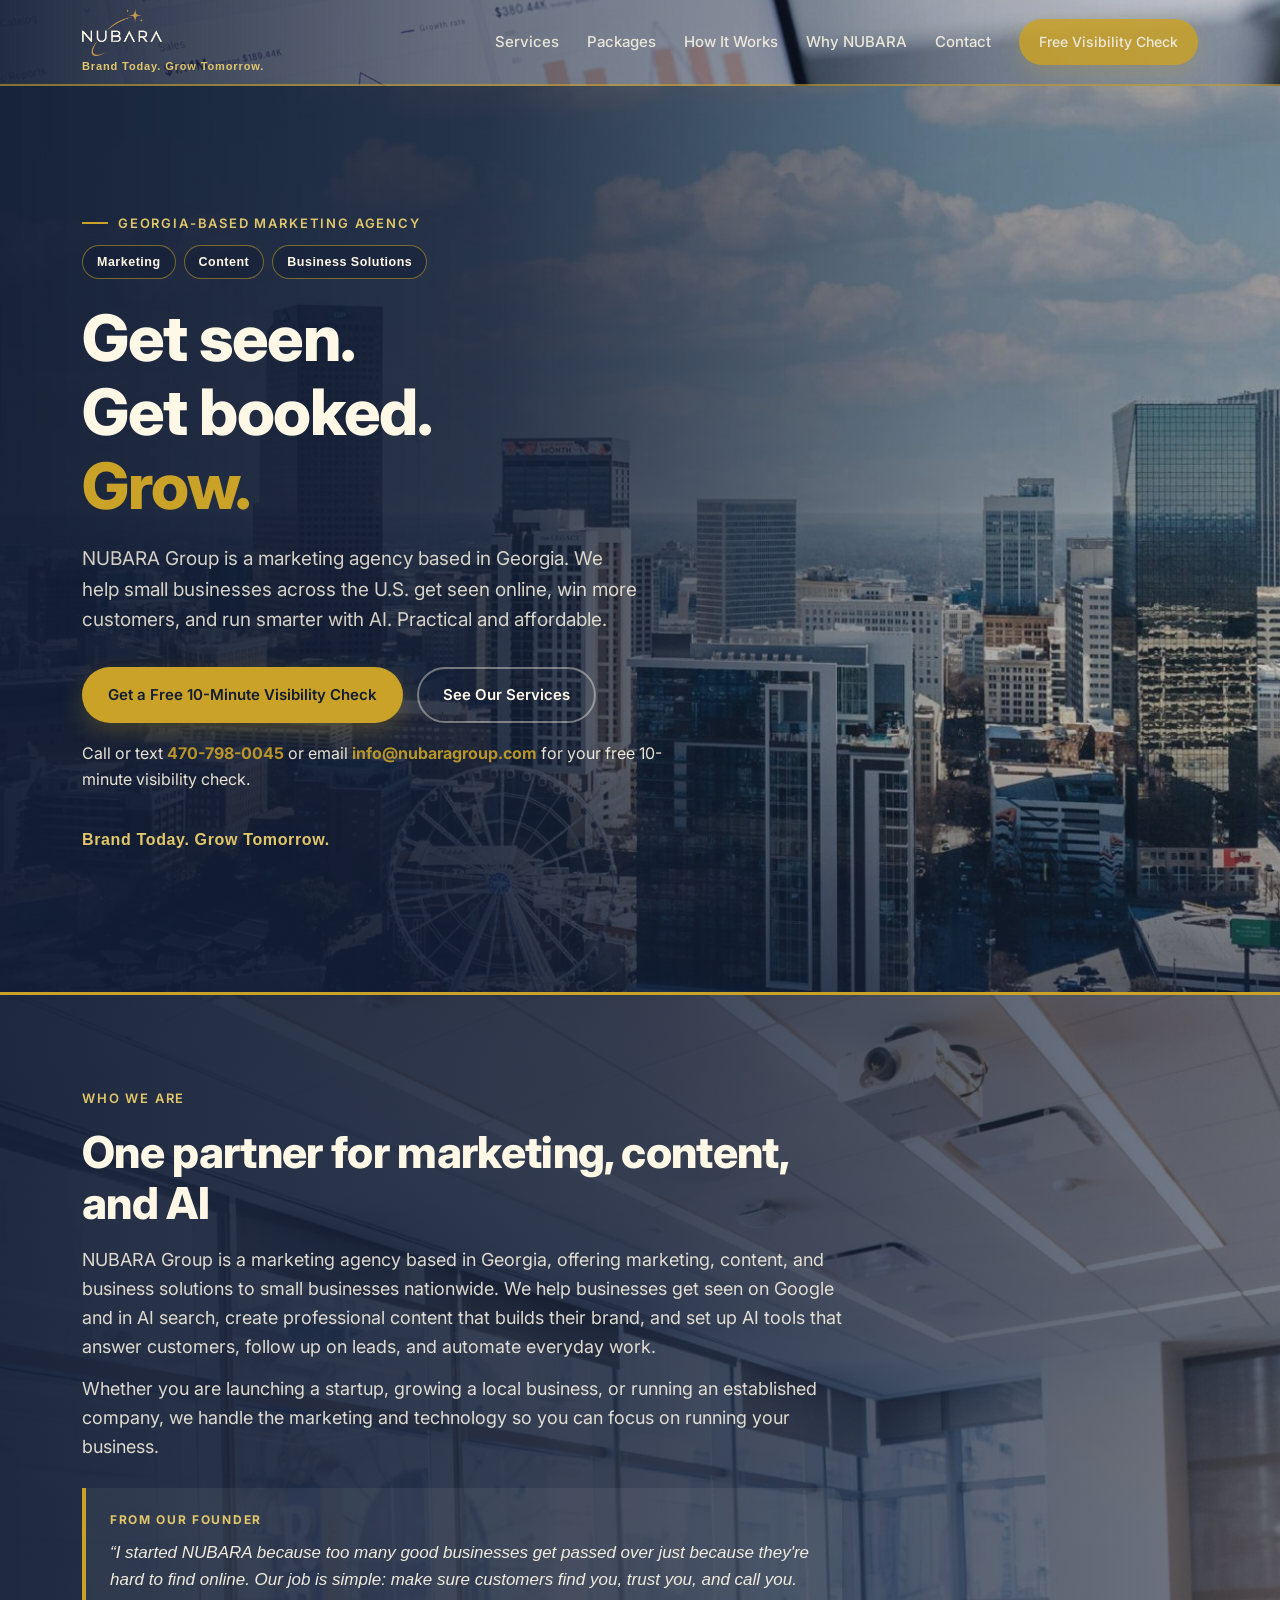
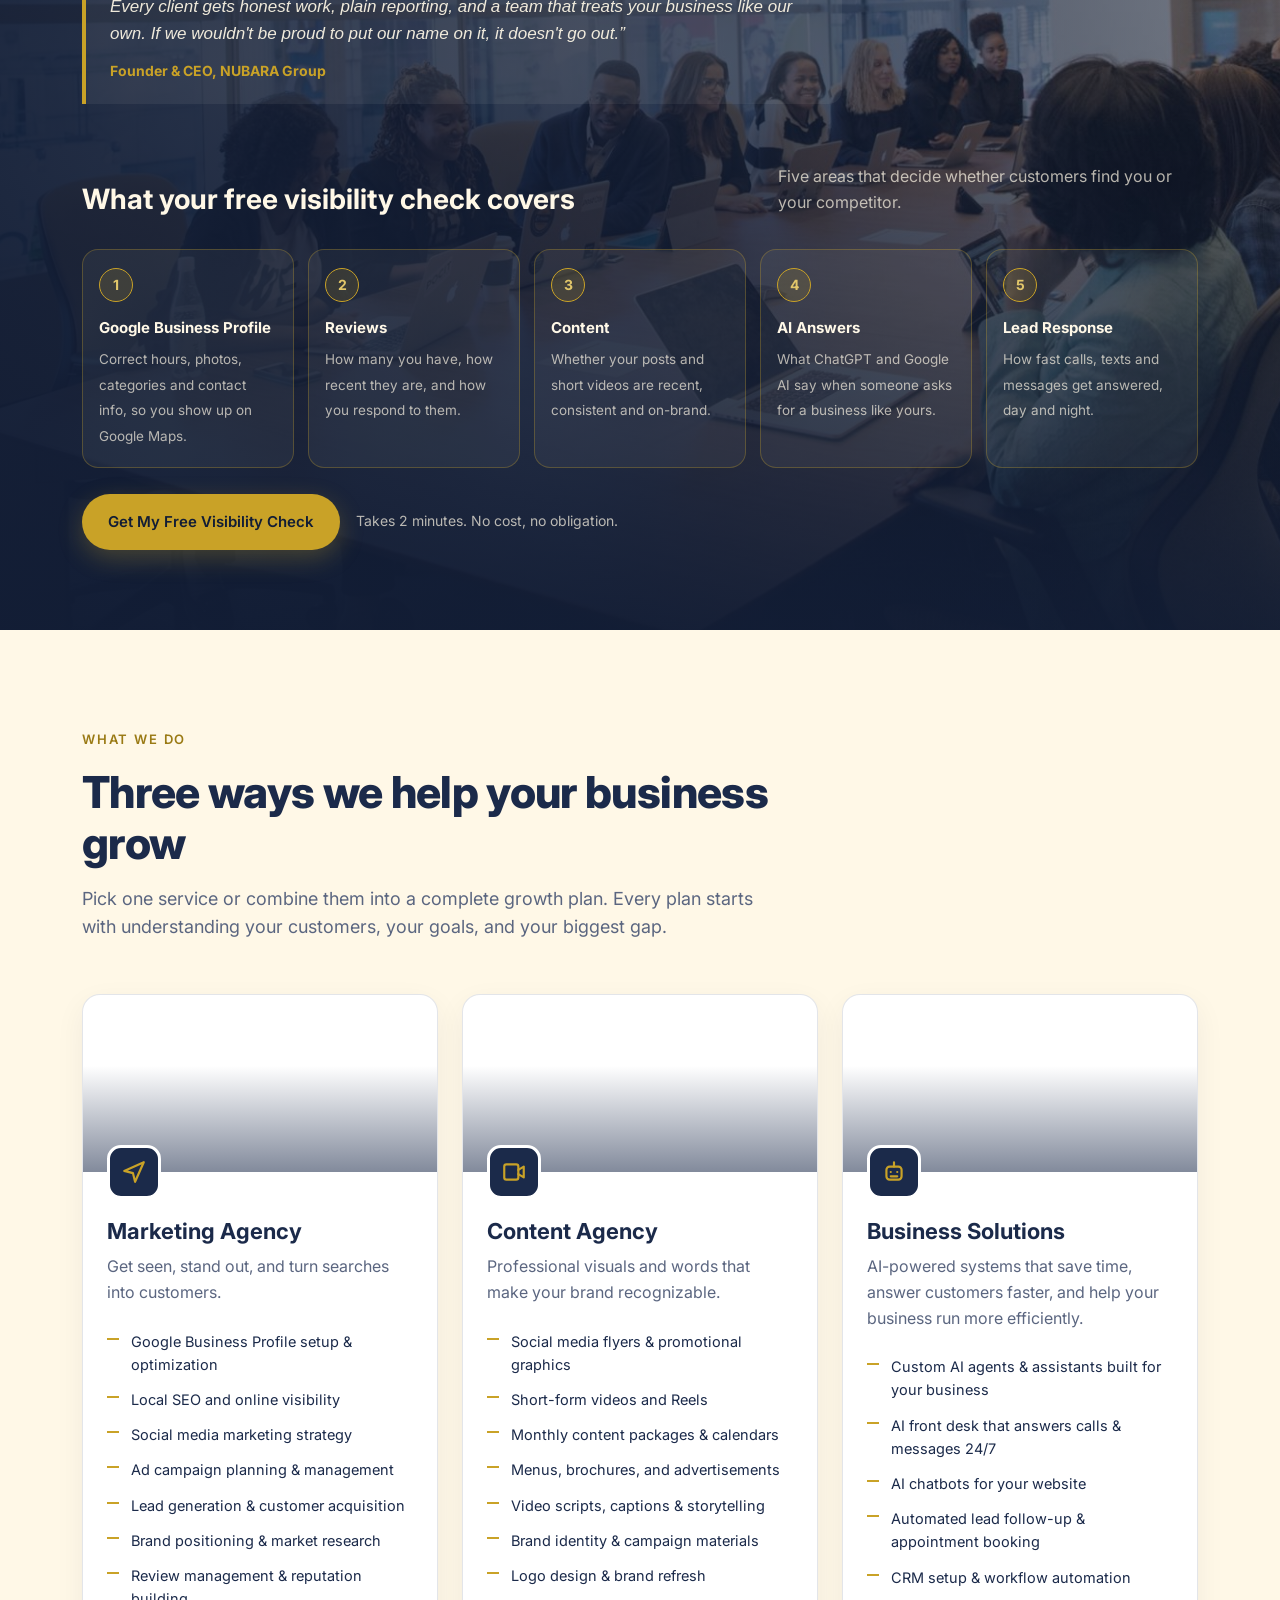
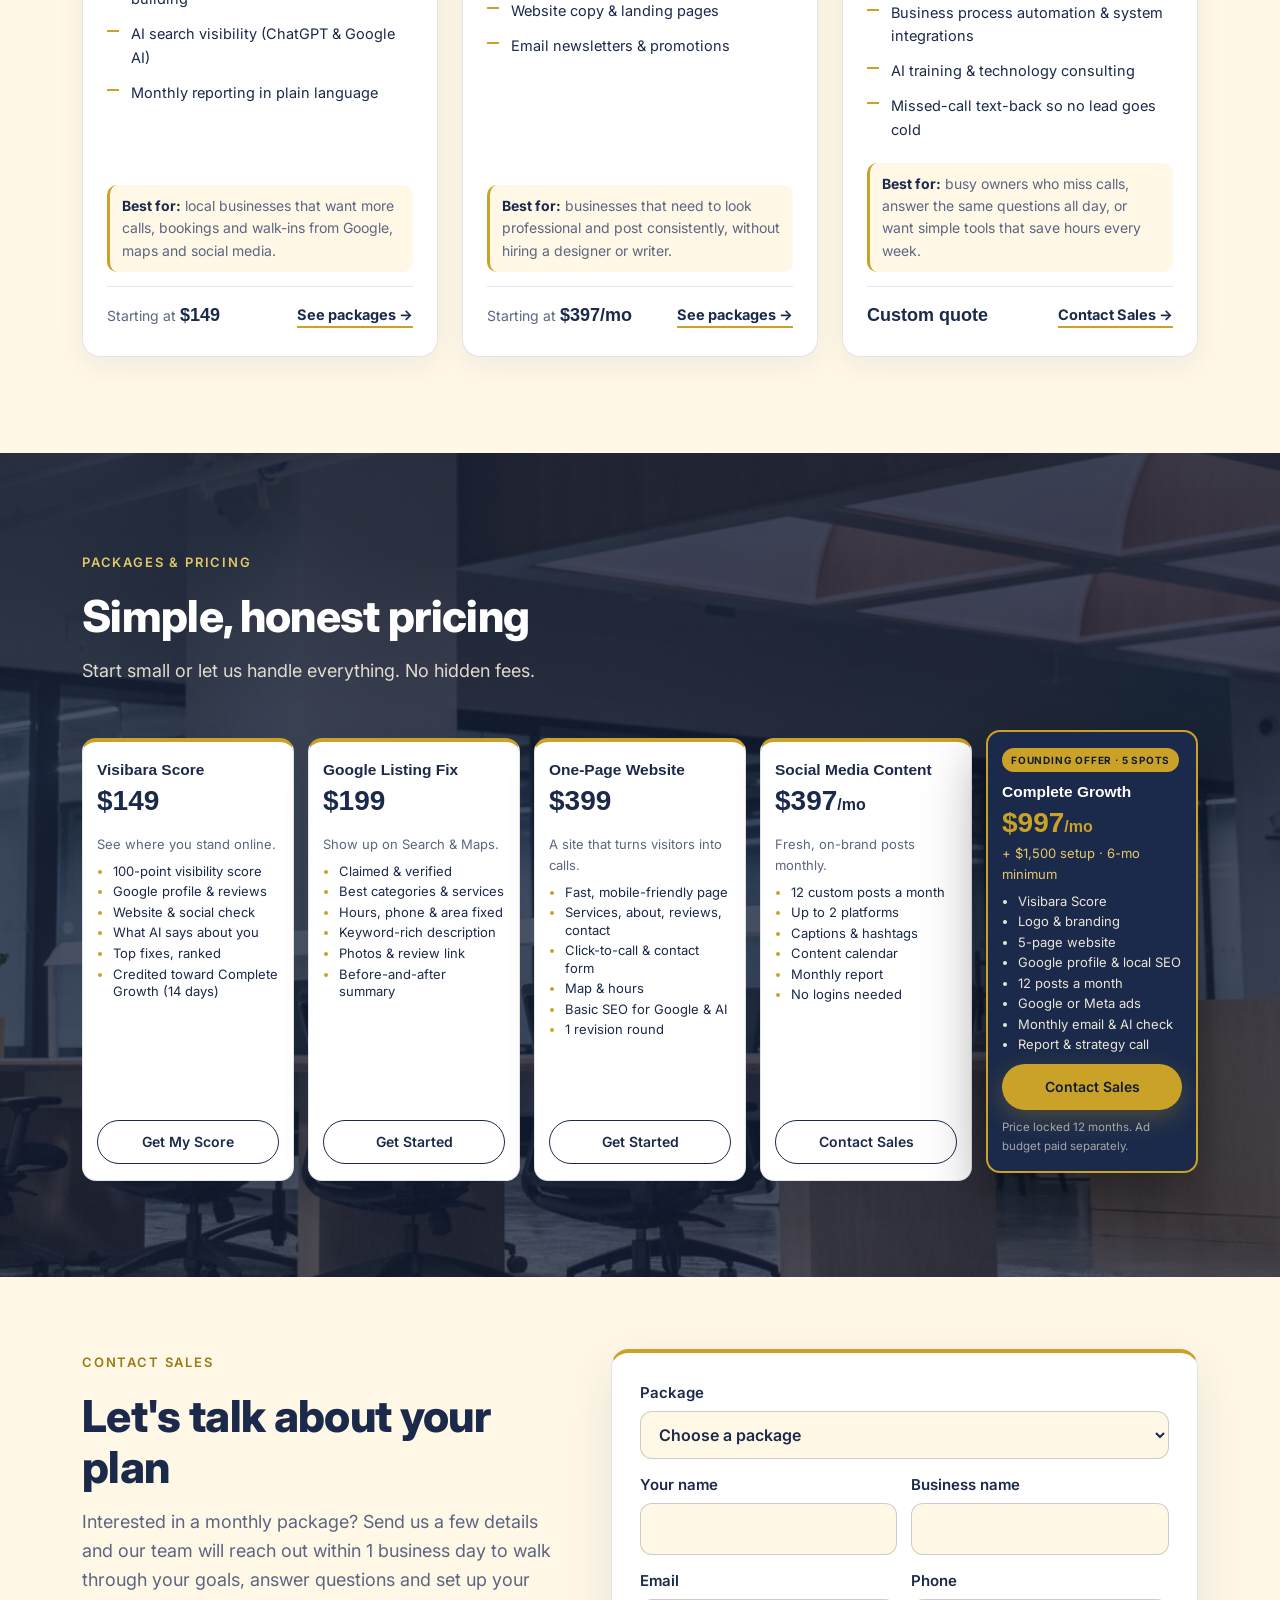
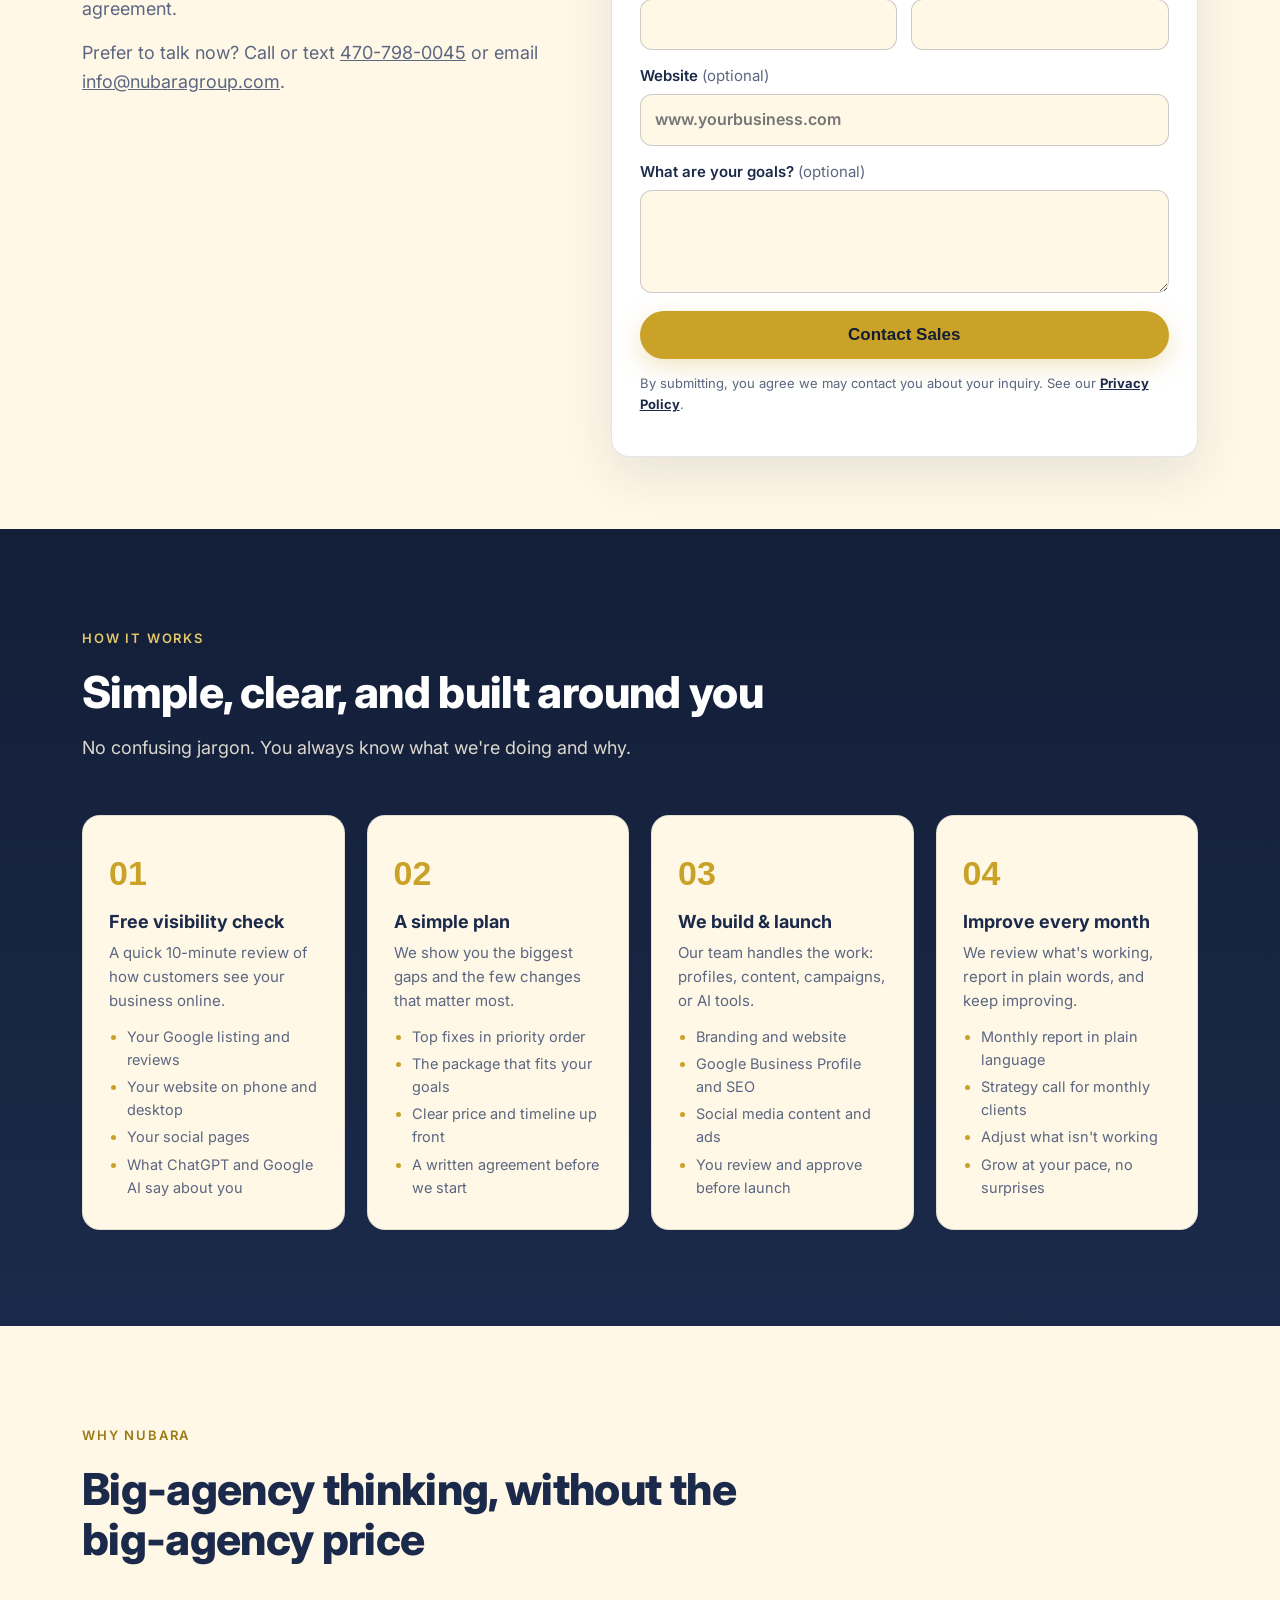
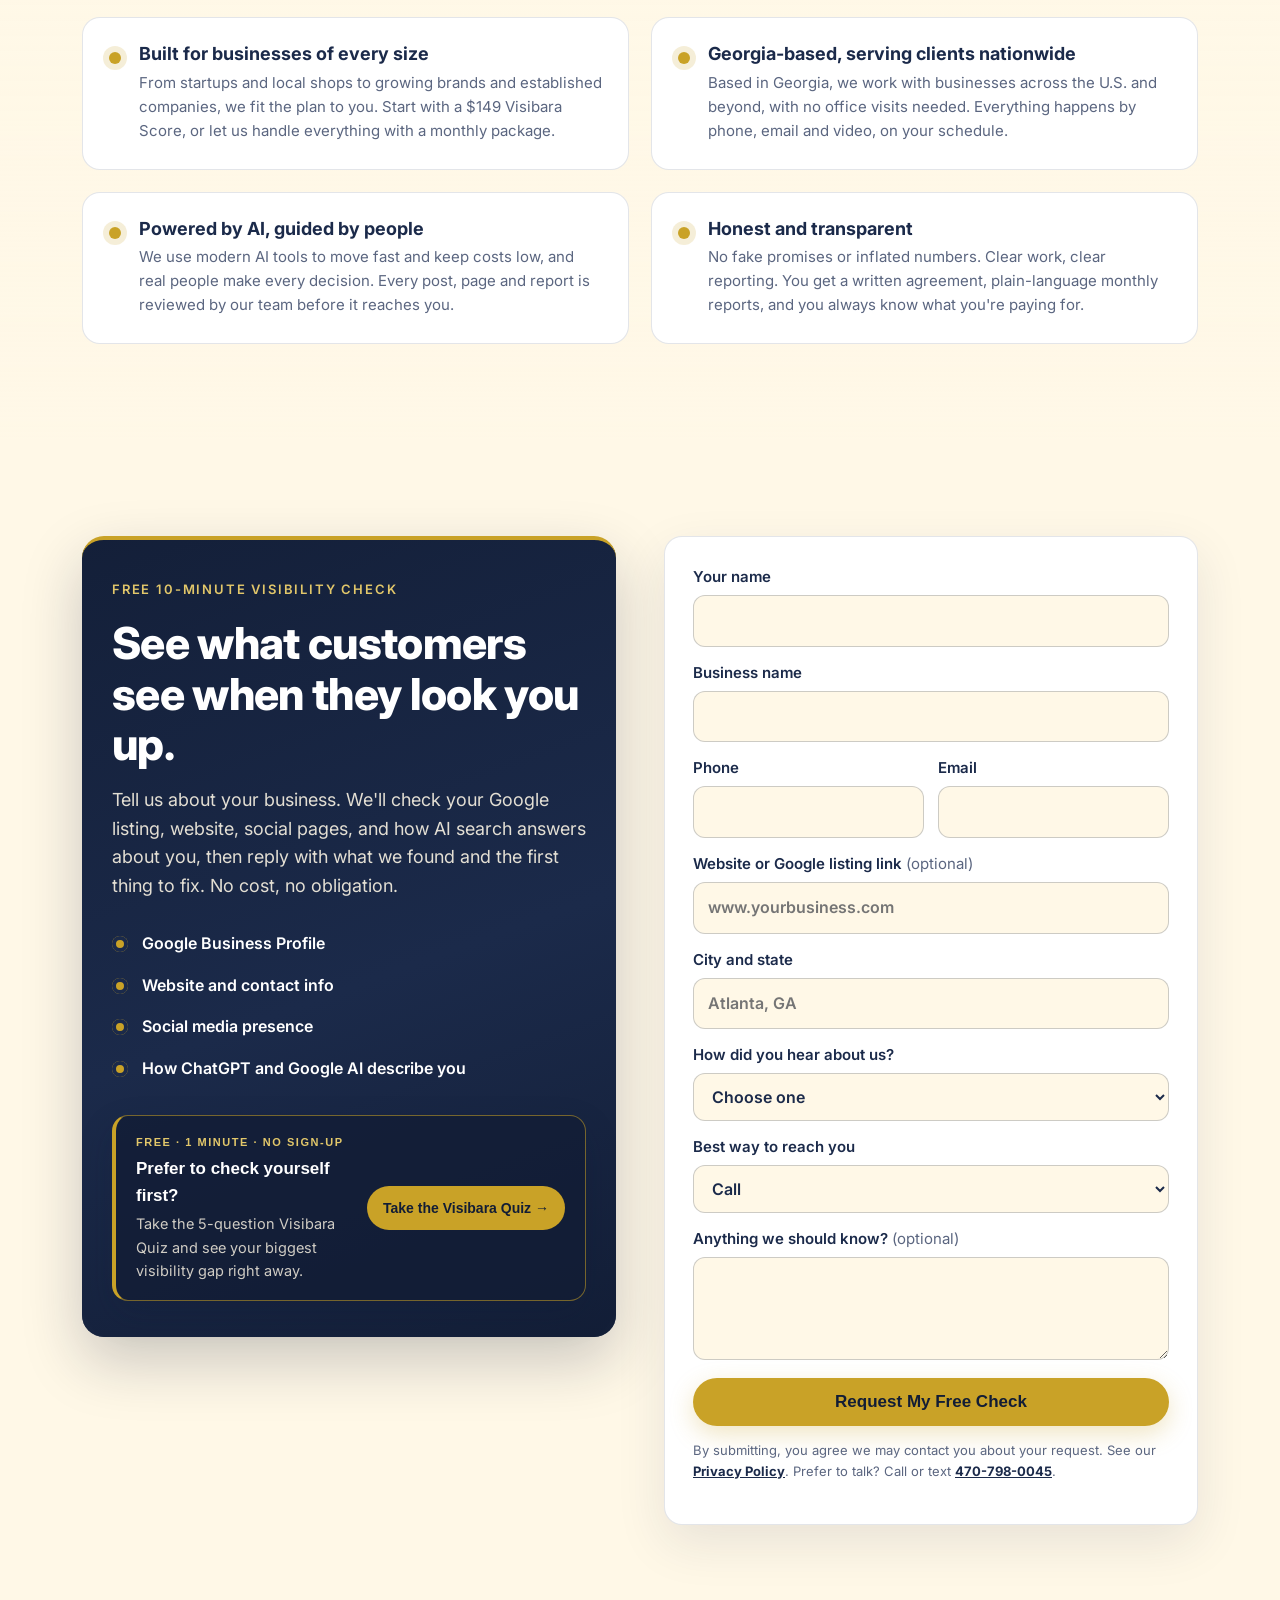
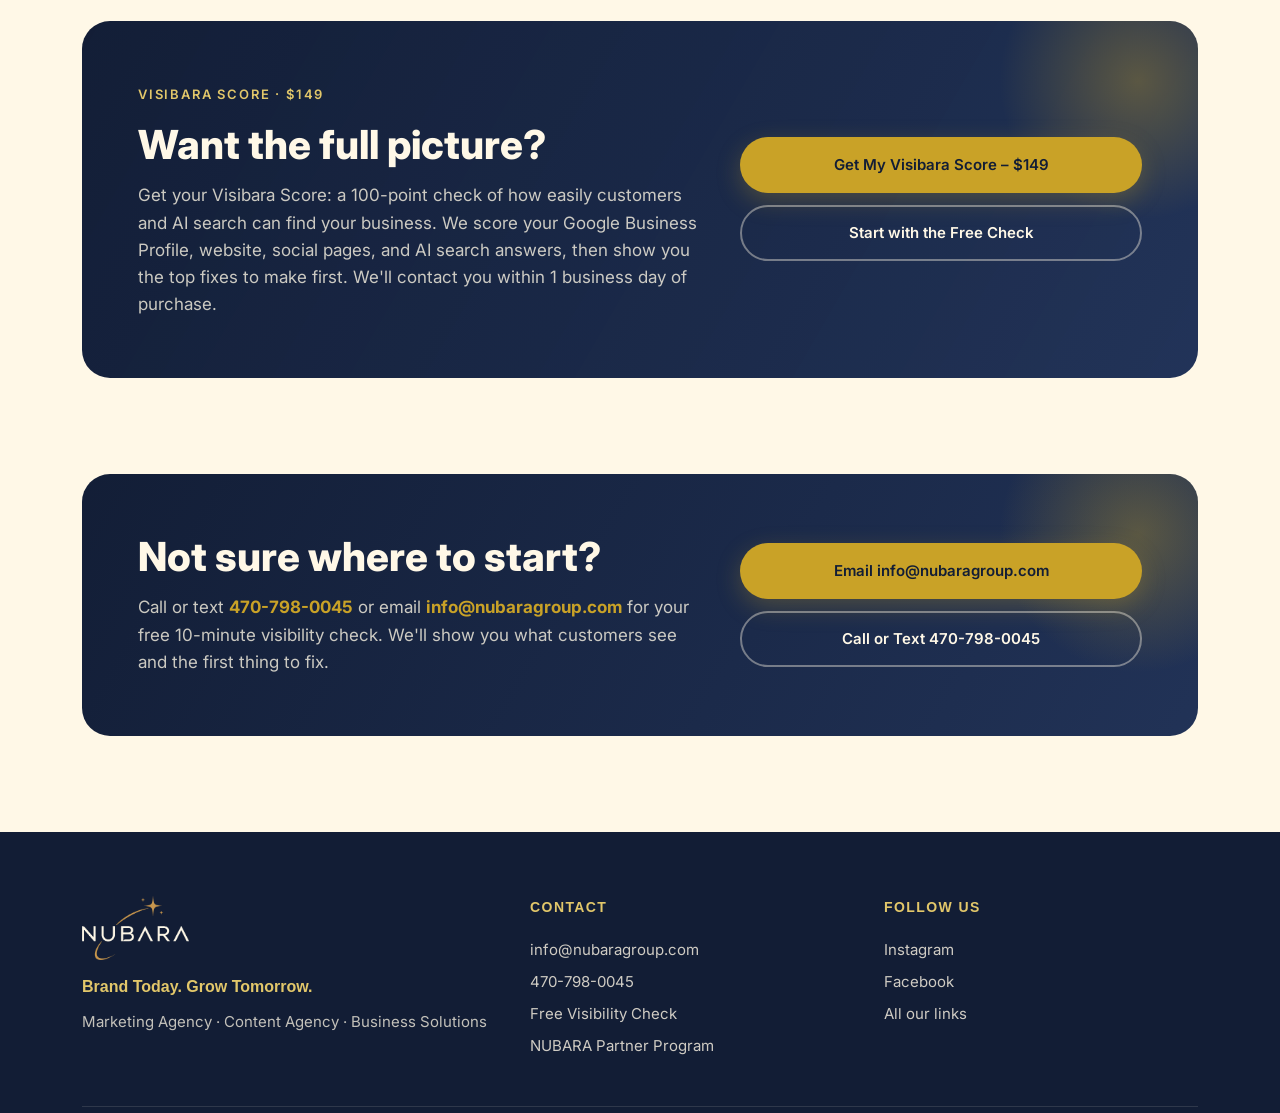
<file: business-solutions.html>
<!DOCTYPE html>
<html lang="en"><head><meta charset="UTF-8"><title>NUBARA</title>
<meta http-equiv="refresh" content="0; url=index.html#services">
<link rel="canonical" href="https://www.nubaragroup.com/#services"></head>
<body><p>This page has moved. <a href="index.html#services">See our services</a>.</p><!-- Cloudflare Web Analytics --><script type='module' src='https://static.cloudflareinsights.com/beacon.min.js' data-cf-beacon='{"token": "90c4c765b89a4a79b13aca166b0703b9"}'></script><!-- End Cloudflare Web Analytics -->
</body></html>
</file>
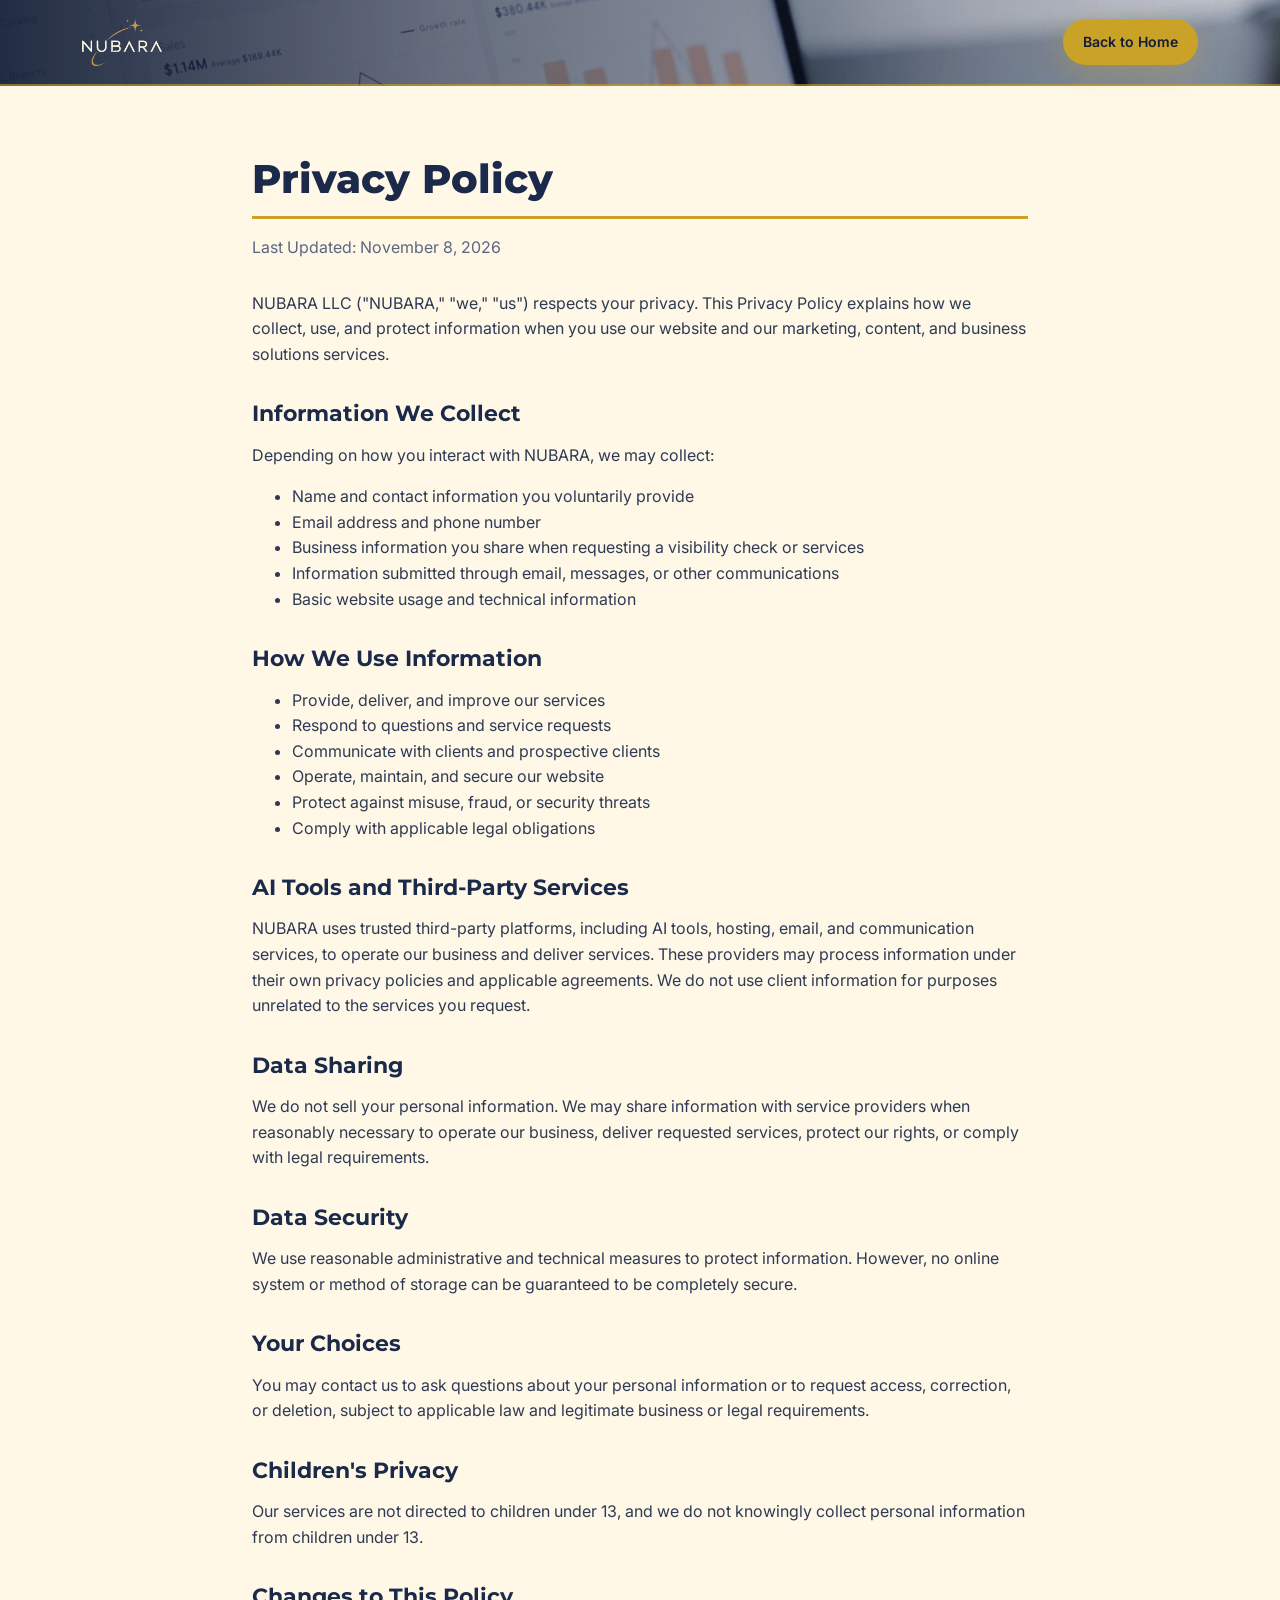
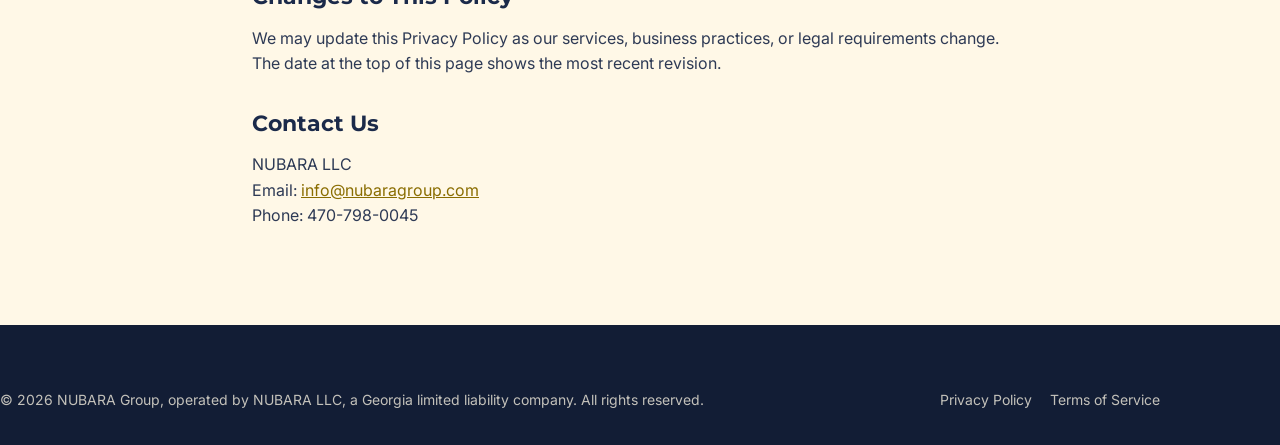
<file: privacy-policy.html>
<!DOCTYPE html>
<html lang="en">
<head>
  <meta charset="UTF-8">
  <meta name="viewport" content="width=device-width, initial-scale=1.0">
  <title>Privacy Policy | NUBARA LLC</title>
  <link rel="icon" href="assets/favicon.svg" type="image/svg+xml">
  <link href="https://fonts.googleapis.com/css2?family=Inter:wght@400;500;600&family=Montserrat:wght@600;700;800&display=swap" rel="stylesheet">
  <link rel="stylesheet" href="assets/styles.css">
</head>
<body>
<header class="site-header">
  <div class="wrap nav">
    <a class="brand" href="index.html" aria-label="NUBARA home"><img src="assets/logo-light.png" alt="NUBARA"></a>
    <a class="btn btn-gold" href="index.html">Back to Home</a>
  </div>
</header>
<main class="legal">
<h1>Privacy Policy</h1>
<p class="updated">Last Updated: November 8, 2026</p>
<p>NUBARA LLC ("NUBARA," "we," "us") respects your privacy. This Privacy Policy explains how we collect, use, and protect information when you use our website and our marketing, content, and business solutions services.</p>
<h2>Information We Collect</h2>
<p>Depending on how you interact with NUBARA, we may collect:</p>
<ul><li>Name and contact information you voluntarily provide</li><li>Email address and phone number</li><li>Business information you share when requesting a visibility check or services</li><li>Information submitted through email, messages, or other communications</li><li>Basic website usage and technical information</li></ul>
<h2>How We Use Information</h2>
<ul><li>Provide, deliver, and improve our services</li><li>Respond to questions and service requests</li><li>Communicate with clients and prospective clients</li><li>Operate, maintain, and secure our website</li><li>Protect against misuse, fraud, or security threats</li><li>Comply with applicable legal obligations</li></ul>
<h2>AI Tools and Third-Party Services</h2>
<p>NUBARA uses trusted third-party platforms, including AI tools, hosting, email, and communication services, to operate our business and deliver services. These providers may process information under their own privacy policies and applicable agreements. We do not use client information for purposes unrelated to the services you request.</p>
<h2>Data Sharing</h2>
<p>We do not sell your personal information. We may share information with service providers when reasonably necessary to operate our business, deliver requested services, protect our rights, or comply with legal requirements.</p>
<h2>Data Security</h2>
<p>We use reasonable administrative and technical measures to protect information. However, no online system or method of storage can be guaranteed to be completely secure.</p>
<h2>Your Choices</h2>
<p>You may contact us to ask questions about your personal information or to request access, correction, or deletion, subject to applicable law and legitimate business or legal requirements.</p>
<h2>Children's Privacy</h2>
<p>Our services are not directed to children under 13, and we do not knowingly collect personal information from children under 13.</p>
<h2>Changes to This Policy</h2>
<p>We may update this Privacy Policy as our services, business practices, or legal requirements change. The date at the top of this page shows the most recent revision.</p>
<h2>Contact Us</h2>
<p>NUBARA LLC<br>Email: <a href="mailto:info@nubaragroup.com">info@nubaragroup.com</a><br>Phone: 470-798-0045</p>
</main>
<footer class="site-footer" style="margin-top:60px">
  <div class="wrap footer-bottom" style="border:0;margin:0;padding:0">
    <span>&copy; 2026 NUBARA Group, operated by NUBARA LLC, a Georgia limited liability company. All rights reserved.</span>
    <span><a href="privacy-policy.html">Privacy Policy</a><a href="terms-of-service.html">Terms of Service</a></span>
  </div>
</footer>
<!-- Cloudflare Web Analytics --><script type='module' src='https://static.cloudflareinsights.com/beacon.min.js' data-cf-beacon='{"token": "90c4c765b89a4a79b13aca166b0703b9"}'></script><!-- End Cloudflare Web Analytics -->
</body>
</html>
</file>
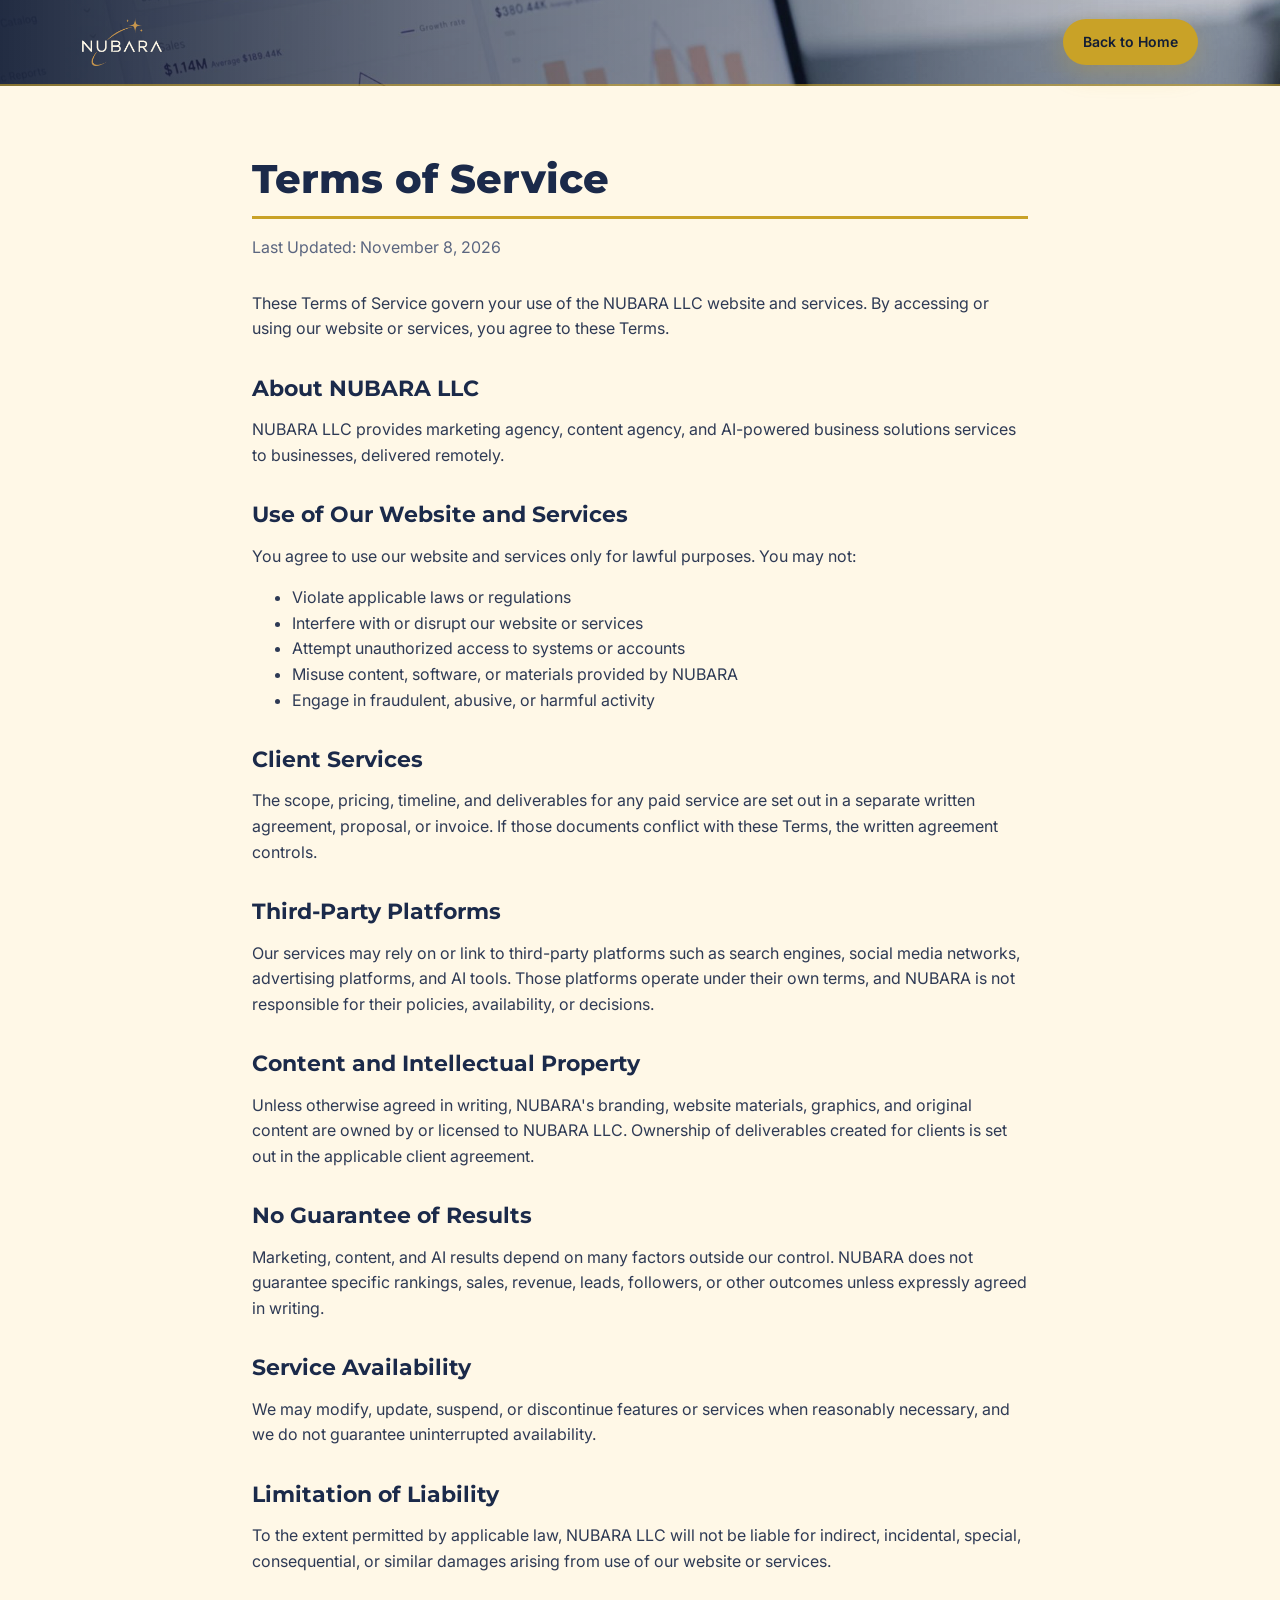
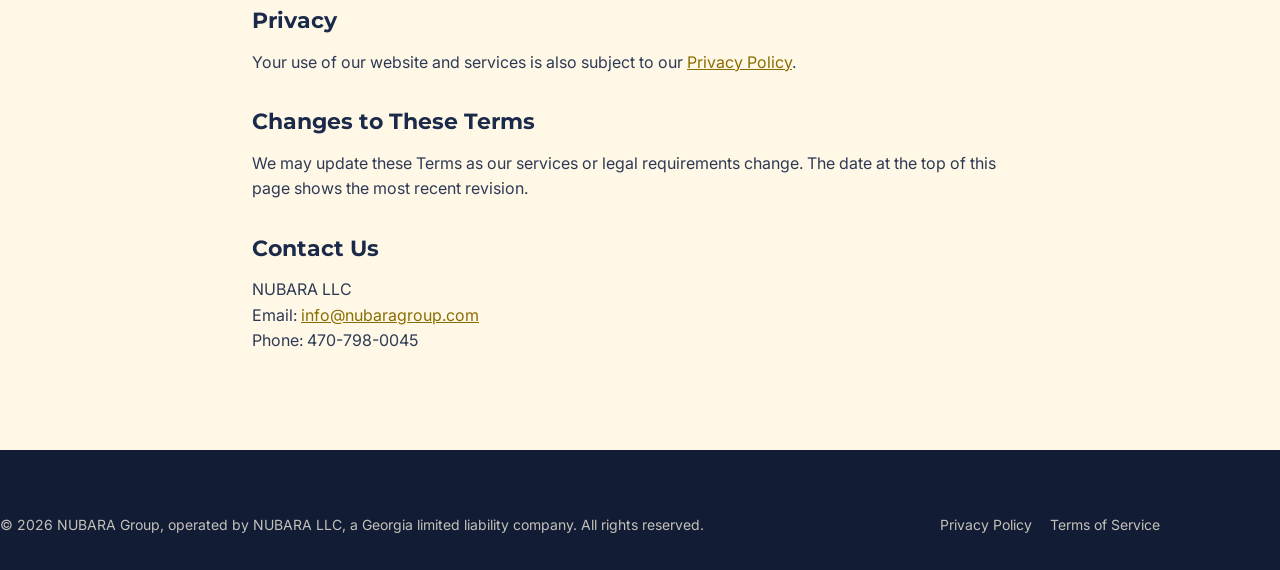
<file: terms-of-service.html>
<!DOCTYPE html>
<html lang="en">
<head>
  <meta charset="UTF-8">
  <meta name="viewport" content="width=device-width, initial-scale=1.0">
  <title>Terms of Service | NUBARA LLC</title>
  <link rel="icon" href="assets/favicon.svg" type="image/svg+xml">
  <link href="https://fonts.googleapis.com/css2?family=Inter:wght@400;500;600&family=Montserrat:wght@600;700;800&display=swap" rel="stylesheet">
  <link rel="stylesheet" href="assets/styles.css">
</head>
<body>
<header class="site-header">
  <div class="wrap nav">
    <a class="brand" href="index.html" aria-label="NUBARA home"><img src="assets/logo-light.png" alt="NUBARA"></a>
    <a class="btn btn-gold" href="index.html">Back to Home</a>
  </div>
</header>
<main class="legal">
<h1>Terms of Service</h1>
<p class="updated">Last Updated: November 8, 2026</p>
<p>These Terms of Service govern your use of the NUBARA LLC website and services. By accessing or using our website or services, you agree to these Terms.</p>
<h2>About NUBARA LLC</h2>
<p>NUBARA LLC provides marketing agency, content agency, and AI-powered business solutions services to businesses, delivered remotely.</p>
<h2>Use of Our Website and Services</h2>
<p>You agree to use our website and services only for lawful purposes. You may not:</p>
<ul><li>Violate applicable laws or regulations</li><li>Interfere with or disrupt our website or services</li><li>Attempt unauthorized access to systems or accounts</li><li>Misuse content, software, or materials provided by NUBARA</li><li>Engage in fraudulent, abusive, or harmful activity</li></ul>
<h2>Client Services</h2>
<p>The scope, pricing, timeline, and deliverables for any paid service are set out in a separate written agreement, proposal, or invoice. If those documents conflict with these Terms, the written agreement controls.</p>
<h2>Third-Party Platforms</h2>
<p>Our services may rely on or link to third-party platforms such as search engines, social media networks, advertising platforms, and AI tools. Those platforms operate under their own terms, and NUBARA is not responsible for their policies, availability, or decisions.</p>
<h2>Content and Intellectual Property</h2>
<p>Unless otherwise agreed in writing, NUBARA's branding, website materials, graphics, and original content are owned by or licensed to NUBARA LLC. Ownership of deliverables created for clients is set out in the applicable client agreement.</p>
<h2>No Guarantee of Results</h2>
<p>Marketing, content, and AI results depend on many factors outside our control. NUBARA does not guarantee specific rankings, sales, revenue, leads, followers, or other outcomes unless expressly agreed in writing.</p>
<h2>Service Availability</h2>
<p>We may modify, update, suspend, or discontinue features or services when reasonably necessary, and we do not guarantee uninterrupted availability.</p>
<h2>Limitation of Liability</h2>
<p>To the extent permitted by applicable law, NUBARA LLC will not be liable for indirect, incidental, special, consequential, or similar damages arising from use of our website or services.</p>
<h2>Privacy</h2>
<p>Your use of our website and services is also subject to our <a href="privacy-policy.html">Privacy Policy</a>.</p>
<h2>Changes to These Terms</h2>
<p>We may update these Terms as our services or legal requirements change. The date at the top of this page shows the most recent revision.</p>
<h2>Contact Us</h2>
<p>NUBARA LLC<br>Email: <a href="mailto:info@nubaragroup.com">info@nubaragroup.com</a><br>Phone: 470-798-0045</p>
</main>
<footer class="site-footer" style="margin-top:60px">
  <div class="wrap footer-bottom" style="border:0;margin:0;padding:0">
    <span>&copy; 2026 NUBARA Group, operated by NUBARA LLC, a Georgia limited liability company. All rights reserved.</span>
    <span><a href="privacy-policy.html">Privacy Policy</a><a href="terms-of-service.html">Terms of Service</a></span>
  </div>
</footer>
<!-- Cloudflare Web Analytics --><script type='module' src='https://static.cloudflareinsights.com/beacon.min.js' data-cf-beacon='{"token": "90c4c765b89a4a79b13aca166b0703b9"}'></script><!-- End Cloudflare Web Analytics -->
</body>
</html>
</file>
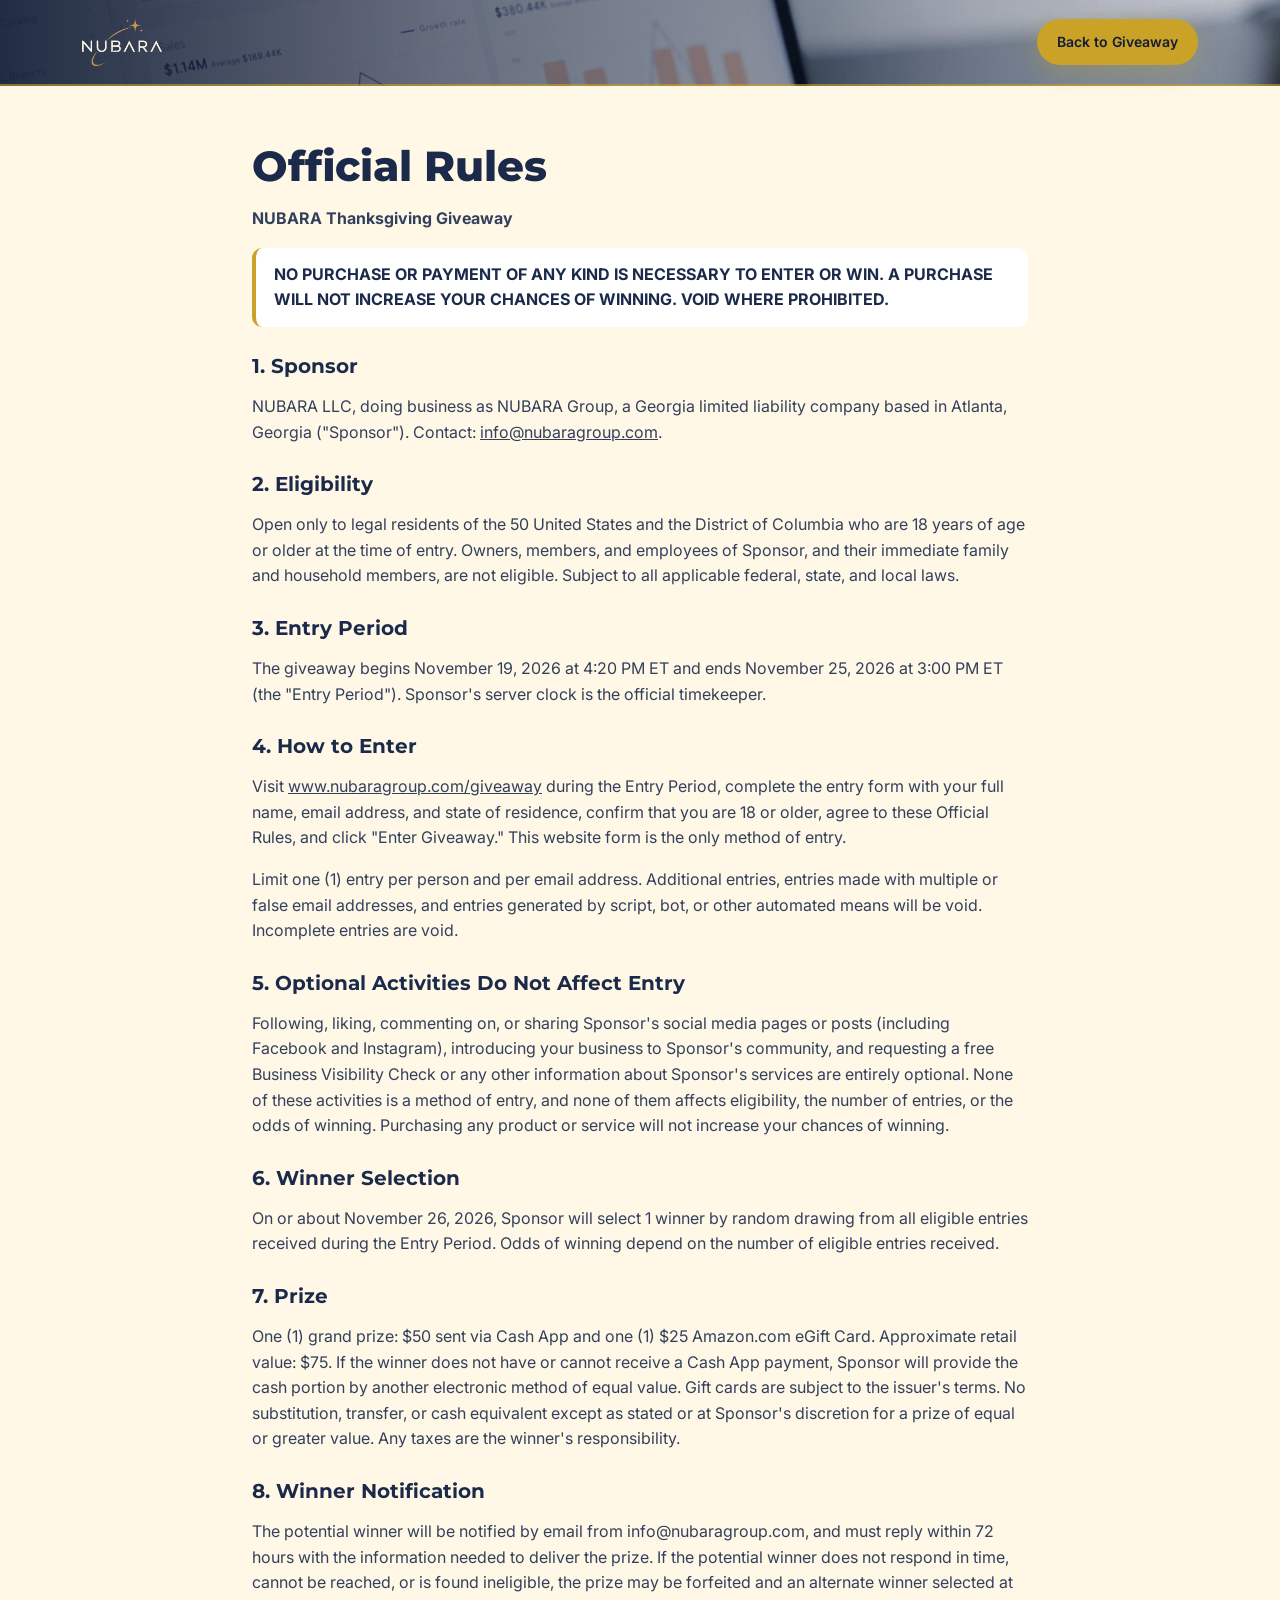
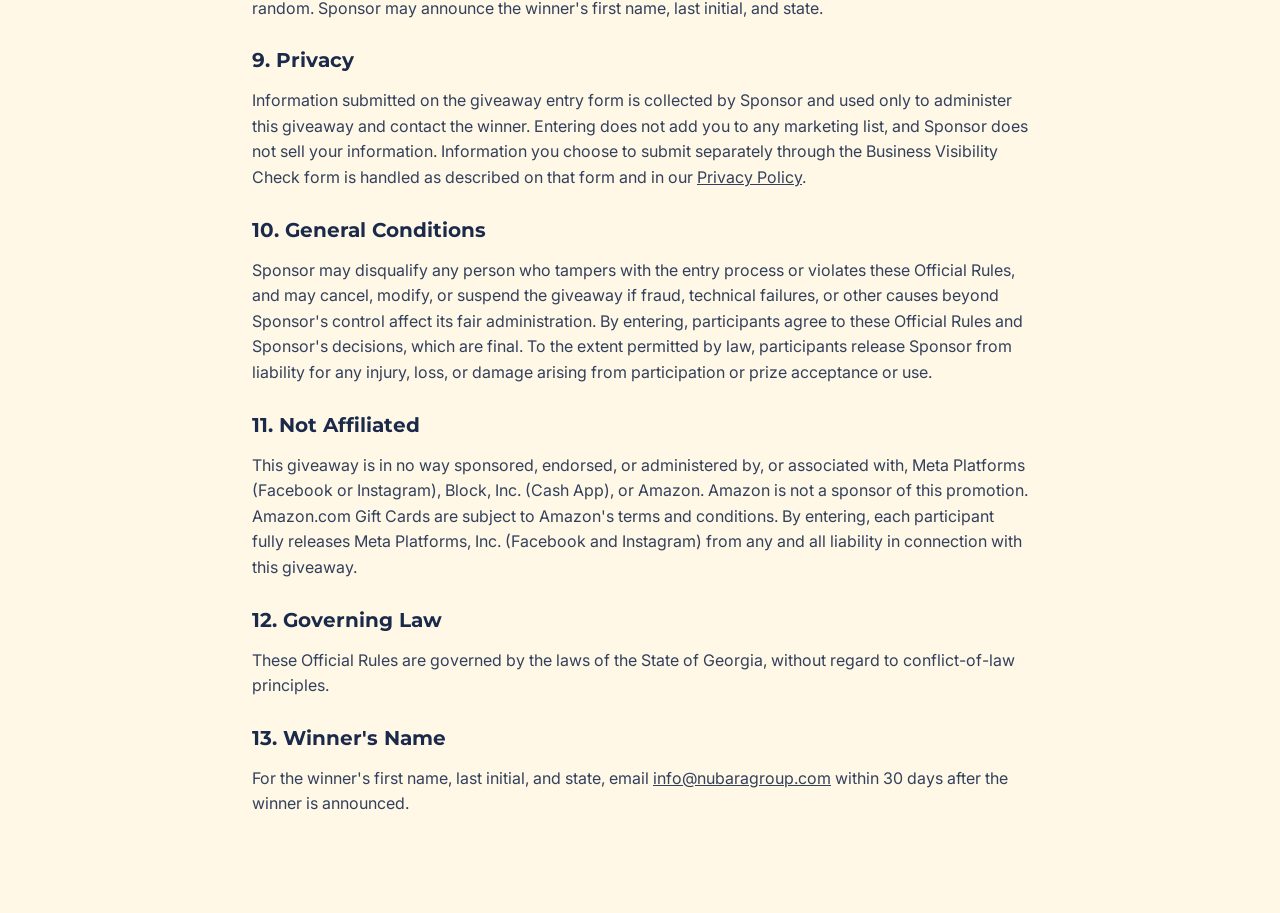
<file: giveaway/rules.html>
<!DOCTYPE html>
<html lang="en">
<head>
  <meta charset="UTF-8">
  <meta name="viewport" content="width=device-width, initial-scale=1.0">
  <title>Official Rules | NUBARA Giveaway</title>
  <meta name="robots" content="noindex">
  <link rel="icon" href="../assets/favicon.svg" type="image/svg+xml">
  <link href="https://fonts.googleapis.com/css2?family=Inter:wght@400;500;600&family=Montserrat:wght@600;700;800&display=swap" rel="stylesheet">
  <link rel="stylesheet" href="../assets/styles.css">
  <link rel="stylesheet" href="../promo/promo.css">
  <script src="../promo/config.js"></script>
</head>
<body>
<header class="site-header">
  <div class="wrap nav">
    <a class="brand" href="../" aria-label="NUBARA home"><img src="../assets/logo-light.png" alt="NUBARA"></a>
    <a class="btn btn-gold" href="./#enter">Back to Giveaway</a>
  </div>
</header>
<main class="gv-rules">
  <h1>Official Rules</h1>
  <p><strong data-p="name">NUBARA Thanksgiving Giveaway</strong></p>
  <p class="nopurchase">NO PURCHASE OR PAYMENT OF ANY KIND IS NECESSARY TO ENTER OR WIN. A PURCHASE WILL NOT INCREASE YOUR CHANCES OF WINNING. VOID WHERE PROHIBITED.</p>

  <h2>1. Sponsor</h2>
  <p>NUBARA LLC, doing business as NUBARA Group, a Georgia limited liability company based in Atlanta, Georgia ("Sponsor"). Contact: <a href="mailto:info@nubaragroup.com">info@nubaragroup.com</a>.</p>

  <h2>2. Eligibility</h2>
  <p>Open only to legal residents of the 50 United States and the District of Columbia who are 18 years of age or older at the time of entry. Owners, members, and employees of Sponsor, and their immediate family and household members, are not eligible. Subject to all applicable federal, state, and local laws.</p>

  <h2>3. Entry Period</h2>
  <p>The giveaway begins <span data-p="startLabel">November 19, 2026 at 4:20 PM ET</span> and ends <span data-p="endLabel">November 25, 2026 at 3:00 PM ET</span> (the "Entry Period"). Sponsor's server clock is the official timekeeper.</p>

  <h2>4. How to Enter</h2>
  <p>Visit <a href="./">www.nubaragroup.com/giveaway</a> during the Entry Period, complete the entry form with your full name, email address, and state of residence, confirm that you are 18 or older, agree to these Official Rules, and click "Enter Giveaway." This website form is the only method of entry.</p>
  <p>Limit one (1) entry per person and per email address. Additional entries, entries made with multiple or false email addresses, and entries generated by script, bot, or other automated means will be void. Incomplete entries are void.</p>

  <h2>5. Optional Activities Do Not Affect Entry</h2>
  <p>Following, liking, commenting on, or sharing Sponsor's social media pages or posts (including Facebook and Instagram), introducing your business to Sponsor's community, and requesting a free Business Visibility Check or any other information about Sponsor's services are entirely optional. None of these activities is a method of entry, and none of them affects eligibility, the number of entries, or the odds of winning. Purchasing any product or service will not increase your chances of winning.</p>

  <h2>6. Winner Selection</h2>
  <p>On or about <span data-p="announceLabel">November 26, 2026</span>, Sponsor will select <span data-p="winners">1</span> winner by random drawing from all eligible entries received during the Entry Period. Odds of winning depend on the number of eligible entries received.</p>

  <h2>7. Prize</h2>
  <p>One (1) grand prize: <span data-p="prizeRulesText">$50 sent via Cash App and one (1) $25 Amazon.com eGift Card</span>. Approximate retail value: <span data-p="prizeTotal-plain">$75</span>. If the winner does not have or cannot receive a Cash App payment, Sponsor will provide the cash portion by another electronic method of equal value. Gift cards are subject to the issuer's terms. No substitution, transfer, or cash equivalent except as stated or at Sponsor's discretion for a prize of equal or greater value. Any taxes are the winner's responsibility.</p>

  <h2>8. Winner Notification</h2>
  <p>The potential winner will be notified by email from info@nubaragroup.com, and must reply within 72 hours with the information needed to deliver the prize. If the potential winner does not respond in time, cannot be reached, or is found ineligible, the prize may be forfeited and an alternate winner selected at random. Sponsor may announce the winner's first name, last initial, and state.</p>

  <h2>9. Privacy</h2>
  <p>Information submitted on the giveaway entry form is collected by Sponsor and used only to administer this giveaway and contact the winner. Entering does not add you to any marketing list, and Sponsor does not sell your information. Information you choose to submit separately through the Business Visibility Check form is handled as described on that form and in our <a href="../privacy-policy.html">Privacy Policy</a>.</p>

  <h2>10. General Conditions</h2>
  <p>Sponsor may disqualify any person who tampers with the entry process or violates these Official Rules, and may cancel, modify, or suspend the giveaway if fraud, technical failures, or other causes beyond Sponsor's control affect its fair administration. By entering, participants agree to these Official Rules and Sponsor's decisions, which are final. To the extent permitted by law, participants release Sponsor from liability for any injury, loss, or damage arising from participation or prize acceptance or use.</p>

  <h2>11. Not Affiliated</h2>
  <p>This giveaway is in no way sponsored, endorsed, or administered by, or associated with, Meta Platforms (Facebook or Instagram), Block, Inc. (Cash App), or Amazon. Amazon is not a sponsor of this promotion. Amazon.com Gift Cards are subject to Amazon's terms and conditions. By entering, each participant fully releases Meta Platforms, Inc. (Facebook and Instagram) from any and all liability in connection with this giveaway.</p>

  <h2>12. Governing Law</h2>
  <p>These Official Rules are governed by the laws of the State of Georgia, without regard to conflict-of-law principles.</p>

  <h2>13. Winner's Name</h2>
  <p>For the winner's first name, last initial, and state, email <a href="mailto:info@nubaragroup.com">info@nubaragroup.com</a> within 30 days after the winner is announced.</p>
</main>
<script src="../promo/promo.js"></script>
<!-- Cloudflare Web Analytics --><script type='module' src='https://static.cloudflareinsights.com/beacon.min.js' data-cf-beacon='{"token": "90c4c765b89a4a79b13aca166b0703b9"}'></script><!-- End Cloudflare Web Analytics -->
</body>
</html>
</file>
<file: assets/styles.css>
:root {
  --navy: #1B2A4A;
  --navy-deep: #121D35;
  --navy-soft: #24365C;
  --gold: #C9A227;
  --gold-soft: #E2C76A;
  --cream: #FFF8E7;
  --cream-deep: #F5EAD0;
  --ink: #1B2A4A;
  --muted: #5B6680;
  --line: rgba(27, 42, 74, 0.12);
  --radius: 18px;
  --max: 1160px;
}

* { box-sizing: border-box; }
html { scroll-behavior: smooth; }
body {
  margin: 0;
  font-family: "Inter", Arial, sans-serif;
  color: var(--ink);
  background: var(--cream);
  line-height: 1.6;
  -webkit-font-smoothing: antialiased;
}
img { max-width: 100%; display: block; }
a { color: inherit; }
h1, h2, h3 {
  font-family: "Montserrat", "Inter", Arial, sans-serif;
  line-height: 1.15;
  margin: 0;
}
.wrap { max-width: var(--max); margin: 0 auto; padding: 0 22px; }

/* Header */
.site-header {
  position: sticky; top: 0; z-index: 50;
  background: linear-gradient(90deg, rgba(18, 29, 53, .93) 0%, rgba(18, 29, 53, .62) 35%, rgba(18, 29, 53, .18) 100%), url("header-dashboard.jpg") center 45% / cover no-repeat, #121D35;
  border-bottom: 2px solid rgba(201, 162, 39, .6);
}
.nav { display: flex; align-items: center; justify-content: space-between; height: 84px; gap: 20px; }
.brand { display: flex; flex-direction: column; align-items: flex-start; text-decoration: none; }
.brand img { height: 48px; width: auto; }
.brand-tag { font-family: "Montserrat", sans-serif; font-size: 11px; font-weight: 600; letter-spacing: .08em; color: var(--gold-soft); margin-top: 2px; white-space: nowrap; }
.nav-links { display: flex; align-items: center; gap: 28px; }
.nav-links a { color: var(--cream); text-decoration: none; font-size: 15px; font-weight: 500; opacity: .85; }
.nav-links a:hover { opacity: 1; color: var(--gold-soft); }
.btn {
  display: inline-flex; align-items: center; justify-content: center; gap: 8px;
  padding: 14px 24px; border-radius: 999px; font-weight: 600; font-size: 15px;
  text-decoration: none; transition: transform .15s ease, box-shadow .15s ease, background .15s ease;
  border: 2px solid transparent; cursor: pointer;
}
.btn:hover { transform: translateY(-1px); }
.btn-gold { background: var(--gold); color: var(--navy-deep); box-shadow: 0 8px 24px rgba(201, 162, 39, .28); }
.btn-gold:hover { background: var(--gold-soft); }
.btn-ghost { border-color: rgba(255, 248, 231, .4); color: var(--cream); }
.btn-ghost:hover { border-color: var(--gold); color: var(--gold-soft); }
.btn-navy { background: var(--navy); color: var(--cream); }
.btn-navy:hover { background: var(--navy-soft); }
.nav .btn { padding: 10px 18px; font-size: 14px; }
.menu-toggle { display: none; background: none; border: 0; color: var(--cream); font-size: 26px; cursor: pointer; }

/* Hero */
.hero {
  background:
    linear-gradient(90deg, rgba(18, 29, 53, .95) 0%, rgba(18, 29, 53, .82) 38%, rgba(18, 29, 53, .30) 75%, rgba(18, 29, 53, .15) 100%),
    linear-gradient(0deg, rgba(18, 29, 53, .55) 0%, rgba(18, 29, 53, 0) 30%),
    url("atlanta-skyline.jpg") center 40% / cover no-repeat,
    var(--navy-deep);
  color: var(--cream);
  padding: 120px 0 140px;
  overflow: hidden;
}
.hero-grid { display: block; }
.hero-grid > div { max-width: 620px; }
.eyebrow {
  display: inline-block; font-size: 13px; letter-spacing: .14em; text-transform: uppercase;
  color: var(--gold-soft); font-weight: 600; margin-bottom: 18px;
}
.hero h1 { font-size: clamp(38px, 5.4vw, 64px); font-weight: 800; letter-spacing: -.02em; }
.hero h1 .gold { color: var(--gold); }
.hero p.lead { font-size: 19px; color: rgba(255, 248, 231, .82); max-width: 560px; margin: 22px 0 32px; }
.hero-ctas { display: flex; flex-wrap: wrap; gap: 14px; }
.tagline { margin-top: 34px; font-family: "Montserrat", sans-serif; font-weight: 600; color: var(--gold-soft); letter-spacing: .04em; }

.check-card {
  background: rgba(18, 29, 53, .82);
  backdrop-filter: blur(6px); -webkit-backdrop-filter: blur(6px);
  border: 1px solid rgba(201, 162, 39, .35);
  border-radius: 24px; padding: 30px;
  box-shadow: 0 30px 80px rgba(0, 0, 0, .35);
}
.check-card h3 { font-size: 20px; color: var(--cream); margin-bottom: 6px; }
.check-card .sub { color: rgba(255, 248, 231, .65); font-size: 14px; margin: 0 0 20px; }
.check-item { display: flex; gap: 14px; padding: 14px 0; border-top: 1px solid rgba(255, 248, 231, .1); }
.check-item:first-of-type { border-top: 0; }
.check-num {
  flex: 0 0 34px; height: 34px; border-radius: 50%;
  background: rgba(201, 162, 39, .15); border: 1px solid var(--gold);
  color: var(--gold-soft); font-weight: 700; display: grid; place-items: center; font-size: 14px;
}
.check-item strong { display: block; color: var(--cream); font-size: 15px; }
.check-item span { color: rgba(255, 248, 231, .65); font-size: 14px; }

/* Check strip */
.check-strip {
  background:
    linear-gradient(90deg, rgba(18, 29, 53, .92) 0%, rgba(18, 29, 53, .78) 50%, rgba(18, 29, 53, .45) 100%), linear-gradient(0deg, rgba(18, 29, 53, .92) 0%, rgba(18, 29, 53, .2) 45%),
    url("team-meeting.jpg") center 45% / cover no-repeat,
    var(--navy);
  color: var(--cream); padding: 90px 0 80px; border-top: 3px solid var(--gold);
}
.about-block { max-width: 760px; margin-bottom: 60px; }
.about-block h2 { font-size: clamp(30px, 3.6vw, 44px); font-weight: 800; letter-spacing: -.015em; margin-bottom: 18px; }
.about-block p { font-size: 18px; color: rgba(255, 248, 231, .85); margin: 0 0 14px; }
.check-strip-head { display: flex; justify-content: space-between; align-items: end; gap: 30px; flex-wrap: wrap; margin-bottom: 34px; }
.check-strip-head h3 { font-size: clamp(22px, 2.4vw, 28px); font-weight: 700; }
.check-strip-head p { margin: 0; color: rgba(255, 248, 231, .7); max-width: 420px; }
.check-grid { display: grid; grid-template-columns: repeat(5, 1fr); gap: 16px; }
.check-tile { background: rgba(255, 248, 231, .05); border: 1px solid rgba(201, 162, 39, .3); border-radius: 16px; padding: 22px 20px; }
.check-tile .check-num { margin-bottom: 14px; width: 34px; }
.check-tile strong { display: block; font-size: 16px; margin-bottom: 6px; color: var(--cream); }
.check-tile span { font-size: 14px; color: rgba(255, 248, 231, .68); }

/* Sections */
section { padding: 96px 0; }
.section-head { max-width: 700px; margin-bottom: 52px; }
.section-head .eyebrow { color: #9A7A14; }
.section-head h2 { font-size: clamp(30px, 3.6vw, 44px); font-weight: 800; letter-spacing: -.015em; }
.section-head p { color: var(--muted); font-size: 18px; margin: 16px 0 0; }

.services-grid { display: grid; grid-template-columns: repeat(3, 1fr); gap: 24px; }
.service {
  background: #fff; border: 1px solid var(--line); border-radius: var(--radius);
  padding: 0; display: flex; flex-direction: column; overflow: hidden;
  box-shadow: 0 10px 30px rgba(27, 42, 74, .06);
  transition: transform .2s ease, box-shadow .2s ease;
}
.service:hover { transform: translateY(-4px); box-shadow: 0 18px 40px rgba(27, 42, 74, .12); }
.service-photo { position: relative; aspect-ratio: 2 / 1; overflow: hidden; }
.service-photo img { width: 100%; height: 100%; object-fit: cover; transition: transform .4s ease; }
.service-photo::after { content: ""; position: absolute; inset: 0; background: linear-gradient(180deg, rgba(27, 42, 74, 0) 40%, rgba(27, 42, 74, .55) 100%); }
.service:hover .service-photo img { transform: scale(1.04); }
.service-body { padding: 0 30px 34px; }
.service .icon {
  width: 54px; height: 54px; border-radius: 14px; background: var(--navy);
  display: grid; place-items: center; margin: -27px 0 20px; position: relative; z-index: 1;
  border: 3px solid #fff;
}
.service .icon svg { width: 26px; height: 26px; stroke: var(--gold); }
.service h3 { font-size: 22px; margin-bottom: 10px; }
.service p { color: var(--muted); margin: 0 0 18px; }
.service ul { list-style: none; padding: 0; margin: 0; }
.service li { padding: 7px 0 7px 26px; position: relative; font-size: 15px; }
.service li::before {
  content: ""; position: absolute; left: 0; top: 14px; width: 12px; height: 2px; background: var(--gold);
}

.steps-section { background: var(--cream-deep); }
.steps { display: grid; grid-template-columns: repeat(4, 1fr); gap: 22px; counter-reset: step; }
.step { background: var(--cream); border-radius: var(--radius); padding: 30px 26px; border: 1px solid var(--line); }
.step::before {
  counter-increment: step; content: "0" counter(step);
  font-family: "Montserrat", sans-serif; font-weight: 800; font-size: 34px; color: var(--gold);
  display: block; margin-bottom: 12px;
}
.step h3 { font-size: 18px; margin-bottom: 8px; }
.step p { color: var(--muted); font-size: 15px; margin: 0; }

.why-grid { display: grid; grid-template-columns: repeat(2, 1fr); gap: 22px; }
.why { display: flex; gap: 18px; padding: 26px; border-radius: var(--radius); border: 1px solid var(--line); background: #fff; }
.why .dot { flex: 0 0 12px; height: 12px; margin-top: 8px; border-radius: 50%; background: var(--gold); box-shadow: 0 0 0 6px rgba(201, 162, 39, .18); }
.why h3 { font-size: 18px; margin-bottom: 6px; }
.why p { color: var(--muted); margin: 0; font-size: 15px; }

.cta-band {
  background: linear-gradient(120deg, var(--navy-deep), var(--navy) 60%, var(--navy-soft));
  color: var(--cream); border-radius: 28px; padding: 60px 56px;
  display: grid; grid-template-columns: 1.4fr 1fr; gap: 40px; align-items: center;
  position: relative; overflow: hidden;
}
.cta-band::after {
  content: ""; position: absolute; right: -80px; top: -80px; width: 280px; height: 280px;
  border-radius: 50%; background: radial-gradient(circle, rgba(201, 162, 39, .35), transparent 70%);
}
.cta-band h2 { font-size: clamp(28px, 3.2vw, 40px); font-weight: 800; }
.cta-band p { color: rgba(255, 248, 231, .78); margin: 14px 0 0; font-size: 17px; }
.cta-actions { display: flex; flex-direction: column; gap: 12px; position: relative; z-index: 1; }

/* Footer */
.site-footer { background: var(--navy-deep); color: rgba(255, 248, 231, .75); padding: 64px 0 34px; margin-top: 0; }
.footer-grid { display: grid; grid-template-columns: 1.3fr 1fr 1fr; gap: 40px; }
.footer-grid img { height: 64px; width: auto; margin-bottom: 14px; }
.footer-grid h4 { color: var(--gold-soft); font-family: "Montserrat", sans-serif; font-size: 14px; letter-spacing: .1em; text-transform: uppercase; margin: 0 0 16px; }
.footer-grid a { display: block; color: rgba(255, 248, 231, .8); text-decoration: none; padding: 4px 0; font-size: 15px; }
.footer-grid a:hover { color: var(--gold-soft); }
.footer-tag { font-family: "Montserrat", sans-serif; color: var(--gold-soft); font-weight: 600; }
.footer-bottom { border-top: 1px solid rgba(255, 248, 231, .12); margin-top: 44px; padding-top: 24px; display: flex; justify-content: space-between; flex-wrap: wrap; gap: 12px; font-size: 14px; }
.footer-bottom a { color: rgba(255, 248, 231, .75); text-decoration: none; margin-left: 18px; }
.footer-bottom a:hover { color: var(--gold-soft); }

/* Legal pages */
.legal { max-width: 820px; margin: 0 auto; padding: 70px 22px 20px; }
.legal h1 { font-size: 40px; font-weight: 800; padding-bottom: 14px; border-bottom: 3px solid var(--gold); margin-bottom: 10px; }
.legal .updated { color: var(--muted); margin-bottom: 30px; }
.legal h2 { font-size: 22px; margin: 34px 0 10px; }
.legal p, .legal li { color: #2E3A55; }
.legal a { color: #8A6D00; }

/* Responsive */
@media (max-width: 960px) {
  .hero-grid, .cta-band { grid-template-columns: 1fr; }
  .services-grid { grid-template-columns: 1fr; }
  .check-grid { grid-template-columns: repeat(2, 1fr); }
  .steps { grid-template-columns: repeat(2, 1fr); }
  .footer-grid { grid-template-columns: 1fr 1fr; }
}
@media (max-width: 760px) {
  .menu-toggle { display: block; }
  .nav-links {
    display: none; position: absolute; top: 84px; left: 0; right: 0;
    flex-direction: column; align-items: flex-start; gap: 0;
    background: var(--navy-deep); padding: 10px 22px 22px; border-bottom: 1px solid rgba(201, 162, 39, .25);
  }
  .nav-links.open { display: flex; }
  .nav-links a { padding: 12px 0; width: 100%; }
  .nav-links .btn { margin-top: 10px; width: auto; }
  .brand img { height: 40px; }
  .brand-tag { font-size: 10px; }
  .hero { padding: 60px 0 80px; }
  section { padding: 72px 0; }
  .steps, .why-grid, .footer-grid, .check-grid { grid-template-columns: 1fr; }
  .hero {
    background:
      linear-gradient(180deg, rgba(18, 29, 53, .88) 0%, rgba(18, 29, 53, .80) 60%, rgba(18, 29, 53, .92) 100%),
      url("atlanta-skyline.jpg") 62% 40% / cover no-repeat,
      var(--navy-deep);
  }
  .cta-band { padding: 40px 26px; }
  .check-card { padding: 22px; }
  .hero-ctas .btn { width: 100%; }
  .footer-bottom a { margin: 0 18px 0 0; }
}

/* Visibility check contact line */
.cta-band p a { color: var(--gold, #C9A227); font-weight: 700; text-decoration: none; }
.cta-band p a:hover { text-decoration: underline; }
.hero-contact { margin: 18px 0 0; font-size: 16px; opacity: .9; }
.hero-contact a { color: #C9A227; font-weight: 700; text-decoration: none; }
.hero-contact a:hover { text-decoration: underline; }

/* Free visibility check form */
#check { padding: 96px 0; }
.check-grid { display: grid; grid-template-columns: 1fr 1fr; gap: 48px; align-items: start; }
.check-head { margin-bottom: 0; }
.check-list { margin: 22px 0 0; padding: 0; list-style: none; }
.check-list li { padding: 8px 0 8px 30px; position: relative; color: var(--ink); font-weight: 600; }
.check-list li::before { content: ""; position: absolute; left: 0; top: 13px; width: 16px; height: 16px; border-radius: 50%; background: var(--gold); box-shadow: inset 0 0 0 4px var(--cream-deep); }
.check-form { background: #fff; border: 1px solid var(--line); border-radius: var(--radius); padding: 28px; box-shadow: 0 18px 50px rgba(27, 42, 74, .10); display: grid; gap: 14px; }
.check-form label { display: grid; gap: 6px; font-weight: 600; font-size: 15px; color: var(--navy); }
.check-form .opt { font-weight: 400; color: var(--muted); }
.check-form input, .check-form select, .check-form textarea { font: inherit; font-size: 16px; padding: 12px 14px; border: 1px solid rgba(27, 42, 74, .22); border-radius: 12px; background: var(--cream); color: var(--ink); width: 100%; }
.check-form input:focus, .check-form select:focus, .check-form textarea:focus { outline: 2px solid var(--gold); border-color: var(--gold); }
.check-form .two { display: grid; grid-template-columns: 1fr 1fr; gap: 14px; }
.check-form button { width: 100%; border: 0; cursor: pointer; font-size: 17px; margin-top: 4px; }
.check-form button:disabled { opacity: .7; cursor: wait; }
.check-form .hp { position: absolute; left: -9999px; }
.form-note { margin: 0; font-size: 13px; color: var(--muted); }
.form-note a, .form-status a { color: var(--navy); font-weight: 700; }
.form-status { margin: 0; font-weight: 600; font-size: 15px; }
.form-status.ok { color: #1F7A3D; }
.form-status.err { color: #A3261B; }
@media (max-width: 860px) {
  #check { padding: 64px 0; }
  .check-grid { grid-template-columns: 1fr; gap: 28px; }
  .check-form { padding: 22px; }
  .check-form .two { grid-template-columns: 1fr; }
}
#check { scroll-margin-top: 80px; }

/* Quiz promo (homepage #check) */
.quiz-promo { display: flex; align-items: center; justify-content: space-between; gap: 16px; margin-top: 26px; padding: 18px 20px; border-radius: 16px; background: var(--navy); color: var(--cream); text-decoration: none; border-left: 4px solid var(--gold); box-shadow: 0 14px 34px rgba(18, 29, 53, .18); transition: transform .15s; }
.quiz-promo:hover { transform: translateY(-2px); }
.qp-text { display: grid; gap: 3px; }
.qp-eyebrow { font-family: "Montserrat", sans-serif; font-size: 11px; font-weight: 700; letter-spacing: .14em; text-transform: uppercase; color: var(--gold-soft); }
.qp-text strong { font-family: "Montserrat", sans-serif; font-size: 17px; color: #fff; }
.qp-text span:last-child { font-size: 14.5px; color: rgba(255, 248, 231, .8); }
.qp-btn { flex: 0 0 auto; background: var(--gold); color: var(--navy-deep); font-family: "Montserrat", sans-serif; font-weight: 700; font-size: 14px; padding: 11px 16px; border-radius: 999px; white-space: nowrap; }
@media (max-width: 520px) { .quiz-promo { flex-direction: column; align-items: stretch; text-align: left; } .qp-btn { text-align: center; } }

/* Photo panel behind "See what customers see" */
.check-photo { background: linear-gradient(160deg, rgba(18, 29, 53, .82) 0%, rgba(27, 42, 74, .78) 55%, rgba(18, 29, 53, .90) 100%), url(check-team.jpg) center / cover no-repeat, var(--navy); border-radius: 22px; padding: 36px 30px; box-shadow: 0 24px 60px rgba(18, 29, 53, .22); border-top: 4px solid var(--gold); }
.check-photo .eyebrow { color: var(--gold-soft); }
.check-photo h2 { color: #fff; }
.check-photo p { color: rgba(255, 248, 231, .88); }
.check-photo .check-list li { color: #fff; }
.check-photo .check-list li::before { box-shadow: inset 0 0 0 4px var(--navy); }
.check-photo .quiz-promo { background: rgba(18, 29, 53, .78); border: 1px solid rgba(201, 162, 39, .55); border-left: 4px solid var(--gold); }
@media (max-width: 520px) { .check-photo { padding: 28px 20px; } }

/* Section photos (added Nov 21) */
.steps-section { background: linear-gradient(180deg, rgba(18, 29, 53, .88), rgba(27, 42, 74, .84)), url(office-floor.jpg) center / cover no-repeat, var(--navy); }
.steps-section .section-head .eyebrow { color: var(--gold-soft); }
.steps-section .section-head h2 { color: #fff; }
.steps-section .section-head p { color: rgba(255, 248, 231, .85); }
#why { background: linear-gradient(180deg, rgba(255, 248, 231, .90) 0%, rgba(255, 248, 231, .80) 55%, rgba(255, 248, 231, .55) 100%), url(savannah-riverfront.jpg) center 70% / cover no-repeat, var(--cream); }
#score .cta-band { background: linear-gradient(120deg, rgba(18, 29, 53, .94), rgba(27, 42, 74, .86) 60%, rgba(36, 54, 92, .80)), url(cafe-business.jpg) center / cover no-repeat, var(--navy); }
#contact .cta-band { background: linear-gradient(120deg, rgba(18, 29, 53, .93), rgba(27, 42, 74, .82) 60%, rgba(36, 54, 92, .70)), url(atlanta-ballpark.jpg) center 60% / cover no-repeat, var(--navy); }
/* Hero eyebrow + service pills */
.hero-eyebrow { display: inline-flex; align-items: center; gap: 10px; margin-bottom: 12px; }
.hero-eyebrow::before { content: ""; width: 26px; height: 2px; background: var(--gold); }
.hero-pills { display: flex; flex-wrap: wrap; gap: 8px; margin-bottom: 22px; }
.hero-pills span { font-family: "Montserrat", sans-serif; font-size: 12.5px; font-weight: 600; letter-spacing: .04em; color: var(--cream); padding: 6px 14px; border-radius: 999px; border: 1px solid rgba(201, 162, 39, .55); background: rgba(18, 29, 53, .45); }
/* Packages & pricing */
.pk-grid { display: grid; grid-template-columns: repeat(3, 1fr) 1.35fr; gap: 18px; align-items: stretch; margin-top: 30px; }
.pk-card { background: #fff; border: 1px solid var(--line); border-top: 4px solid var(--gold); border-radius: 18px; padding: 24px; display: flex; flex-direction: column; box-shadow: 0 14px 34px rgba(27, 42, 74, .07); }
.pk-name { font-family: "Montserrat", sans-serif; font-weight: 700; font-size: 17px; color: var(--navy); }
.pk-price { font-family: "Montserrat", sans-serif; font-weight: 800; font-size: 38px; color: var(--navy); margin: 6px 0 10px; line-height: 1; }
.pk-price small { font-size: 16px; font-weight: 700; }
.pk-card p { color: var(--muted); font-size: 15px; flex: 1; }
.pk-card .btn { text-align: center; margin-top: 12px; }
.btn-ghost-dark { border: 1.5px solid var(--navy); color: var(--navy); background: transparent; }
.btn-ghost-dark:hover { background: var(--navy); color: var(--cream); }
.pk-feature { background: var(--navy); color: var(--cream); border: 1px solid rgba(201, 162, 39, .55); border-top: 4px solid var(--gold); box-shadow: 0 24px 60px rgba(18, 29, 53, .28); }
.pk-feature .pk-name, .pk-feature .pk-price { color: #fff; }
.pk-feature .pk-price { color: var(--gold); }
.pk-badge { align-self: flex-start; font-size: 11px; font-weight: 700; letter-spacing: .12em; text-transform: uppercase; color: var(--navy-deep); background: var(--gold); border-radius: 999px; padding: 5px 11px; margin-bottom: 12px; }
.pk-setup { font-size: 14px; color: var(--gold-soft); margin-bottom: 12px; }
.pk-feature ul { margin: 0 0 6px; padding-left: 18px; color: rgba(255, 248, 231, .9); font-size: 15px; display: grid; gap: 6px; flex: 1; align-content: start; }
.pk-feature .pk-fine { font-size: 12.5px; color: rgba(255, 248, 231, .6); margin: 10px 0 0; flex: 0; }
@media (max-width: 1000px) { .pk-grid { grid-template-columns: 1fr 1fr; } .pk-feature { grid-column: 1 / -1; } }
@media (max-width: 560px) { .pk-grid { grid-template-columns: 1fr; } }
.pk-card p { flex: 0; margin-bottom: 10px; }
.pk-list { margin: 0; padding-left: 18px; color: var(--ink); font-size: 14.5px; display: grid; gap: 5px; flex: 1; }
.pk-list li::marker { color: var(--gold); }

.pk-list { align-content: start; }
/* Packages: 5 side by side over office photo */
.pk-section { background: linear-gradient(180deg, rgba(18, 29, 53, .90), rgba(18, 29, 53, .82)), url(packages-office.jpg) center 70% / cover no-repeat, var(--navy-deep); }
.pk-section .section-head .eyebrow { color: var(--gold-soft); }
.pk-section .section-head h2 { color: #fff; }
.pk-section .section-head p { color: rgba(255, 248, 231, .85); }
.pk-grid { grid-template-columns: repeat(5, 1fr); gap: 14px; align-items: stretch; }
.pk-card { padding: 20px 16px; }
.pk-name { font-size: 15.5px; }
.pk-price { font-size: 32px; }
.pk-card p { font-size: 14px; }
.pk-list, .pk-feature ul { font-size: 13.5px; padding-left: 16px; }
.pk-feature { grid-column: auto; display: flex; padding: 20px 16px; transform: translateY(-8px); }
.pk-feature ul { display: grid; gap: 5px; columns: auto; align-content: start; margin: 0; }
.pk-feature .btn { align-self: stretch; padding-left: 12px; padding-right: 12px; }
.pk-badge { font-size: 10px; letter-spacing: .08em; padding: 4px 9px; }
.pk-setup { font-size: 13px; }
@media (max-width: 1100px) { .pk-grid { grid-template-columns: repeat(3, 1fr); } .pk-feature { transform: none; } }
@media (max-width: 760px) { .pk-grid { grid-template-columns: 1fr 1fr; } }
@media (max-width: 520px) { .pk-grid { grid-template-columns: 1fr; } .pk-list, .pk-feature ul { font-size: 15px; } }

.pk-section { background: linear-gradient(180deg, rgba(18, 29, 53, .80), rgba(18, 29, 53, .70)), url(packages-office.jpg) center 70% / cover no-repeat, var(--navy-deep); }
.pk-feature { border: 2px solid var(--gold); box-shadow: 0 24px 60px rgba(0, 0, 0, .45); }
/* Contact Sales */
.sales-section { padding: 72px 0; background: var(--cream); }
.sales-grid { display: grid; grid-template-columns: .9fr 1.1fr; gap: 48px; align-items: start; }
.sales-section .check-form { border-top: 4px solid var(--gold); }
@media (max-width: 900px) { .sales-grid { grid-template-columns: 1fr; gap: 26px; } .sales-section { padding: 52px 0; } }
.step-list { margin: 12px 0 0; padding-left: 18px; color: var(--muted); font-size: 14.5px; display: grid; gap: 4px; }
.step-list li::marker { color: var(--gold); }
/* Tablet: keep nav on one line */
@media (min-width: 901px) and (max-width: 1180px) { .nav-links { gap: 16px; } .nav-links a { font-size: 14px; white-space: nowrap; } .nav-links .btn { padding: 10px 14px; } .brand-tag { font-size: 10px; } }
/* Services: side by side with more detail */
.service { display: flex; flex-direction: column; }
.service-body { display: flex; flex-direction: column; flex: 1; padding: 0 24px 26px; }
.service ul { flex: 1; }
.service li { font-size: 14.5px; padding: 6px 0 6px 24px; }
.svc-best { font-size: 14px; color: var(--muted); background: var(--cream); border-left: 3px solid var(--gold); border-radius: 10px; padding: 10px 12px; margin: 16px 0 14px !important; }
.svc-best strong { color: var(--navy); }
.svc-foot { display: flex; align-items: center; justify-content: space-between; gap: 10px; border-top: 1px solid var(--line); padding-top: 14px; }
.svc-from { font-size: 14px; color: var(--muted); }
.svc-from b { font-family: "Montserrat", sans-serif; font-size: 18px; color: var(--navy); }
.svc-foot a { font-weight: 700; font-size: 14.5px; color: var(--navy); text-decoration: none; border-bottom: 2px solid var(--gold); }
@media (max-width: 960px) and (min-width: 700px) { .services-grid { grid-template-columns: repeat(3, 1fr); gap: 14px; } .service-body { padding: 0 16px 20px; } .service h3 { font-size: 19px; } .service li { font-size: 13.5px; } }
/* Free check strip: 5 short tiles side by side */
.cs-grid { display: grid; grid-template-columns: repeat(5, 1fr); gap: 14px; }
.cs-grid .check-tile { padding: 18px 16px; }
.cs-grid .check-tile strong { font-size: 15px; }
.cs-grid .check-tile span { font-size: 13.5px; line-height: 1.45; }
.cs-cta { display: flex; align-items: center; gap: 16px; flex-wrap: wrap; margin-top: 26px; }
.cs-cta span { color: rgba(255, 248, 231, .7); font-size: 14px; }
@media (max-width: 960px) { .cs-grid { gap: 10px; } .cs-grid .check-tile { padding: 14px 12px; } .cs-grid .check-tile strong { font-size: 14px; } .cs-grid .check-tile span { font-size: 12.5px; } }
@media (max-width: 760px) { .cs-grid { grid-template-columns: 1fr 1fr; } }
@media (max-width: 420px) { .cs-grid { grid-template-columns: 1fr; } }
/* Tablet nav: keep on one line (761-1180px) */
@media (min-width: 761px) and (max-width: 1180px) { .nav-links { gap: 14px; } .nav-links a { font-size: 13.5px; white-space: nowrap; } .nav-links .btn { padding: 9px 12px; } .brand img { height: 34px; } .brand-tag { font-size: 9.5px; } }

/* Packages: compact boxes (Nov 22) */
.pk-card { padding: 16px 14px; border-radius: 14px; }
.pk-price { font-size: 28px; margin: 4px 0 6px; }
.pk-card p { font-size: 13px; margin-bottom: 8px; }
.pk-list, .pk-feature ul { font-size: 13px; gap: 3px; line-height: 1.35; }
.pk-card .btn { margin-top: 10px; padding-top: 10px; padding-bottom: 10px; font-size: 14px; }
.pk-badge { margin-bottom: 8px; }
.pk-setup { margin-bottom: 8px; }
.pk-feature .pk-fine { font-size: 11.5px; margin-top: 8px; }
@media (max-width: 1100px) { .pk-grid { grid-template-columns: repeat(5, 1fr); gap: 8px; } .pk-card, .pk-feature { padding: 12px 10px; } .pk-name { font-size: 13.5px; } .pk-price { font-size: 22px; } .pk-card p { font-size: 12px; } .pk-list, .pk-feature ul { font-size: 11.5px; padding-left: 13px; } .pk-card .btn { font-size: 12px; padding: 8px 6px; } .pk-badge { font-size: 8.5px; padding: 3px 6px; } .pk-setup { font-size: 11px; } }
@media (max-width: 760px) { .pk-grid { grid-template-columns: 1fr 1fr; gap: 12px; } .pk-feature { grid-column: 1 / -1; } .pk-list, .pk-feature ul { font-size: 13px; } .pk-card p { font-size: 13px; } .pk-price { font-size: 26px; } }
/* Founder note (Nov 22) */
.founder-note { margin: 26px 0 0; padding: 22px 24px; border-left: 4px solid var(--gold); background: rgba(255,248,231,.06); border-radius: 0 14px 14px 0; }
.fn-label { display: block; font-size: 12px; font-weight: 700; letter-spacing: .14em; text-transform: uppercase; color: var(--gold-soft); margin-bottom: 10px; }
.founder-note blockquote { margin: 0; font-size: 17px; line-height: 1.6; font-style: italic; color: rgba(255,248,231,.92); }
.founder-note figcaption { margin-top: 12px; font-weight: 700; font-size: 14px; color: var(--gold); }
</file>
<file: promo/promo.css>
/* NUBARA promotions (giveaway page, rules, homepage banner) */
.promo-theme-thanksgiving { --accent: #C1652A; --accent-soft: #E9A66B; }
.promo-theme-christmas { --accent: #B3202A; --accent-soft: #E5767C; }
.promo-theme-newyear { --accent: #C9A227; --accent-soft: #F1D98A; }
.promo-theme-standard { --accent: #C9A227; --accent-soft: #E2C76A; }

/* Homepage banner */
.promo-bar { background: linear-gradient(90deg, #C9A227, #E2C76A); color: #121D35; font-weight: 600; font-size: 15px; }
.promo-bar a { display: flex; align-items: center; justify-content: center; gap: 10px; padding: 11px 16px; text-decoration: none; color: inherit; text-align: center; }
.promo-bar strong { text-decoration: underline; text-underline-offset: 3px; white-space: nowrap; }
.promo-bar-img { background-size: cover; background-position: center 55%; color: var(--cream); border-bottom: 2px solid var(--gold); }
.promo-bar-img a { justify-content: space-between; max-width: var(--max); margin: 0 auto; padding: 22px 22px; gap: 16px; text-align: left; }
.pb-text { display: grid; gap: 2px; }
.pb-eyebrow { font-size: 12px; letter-spacing: .16em; text-transform: uppercase; color: var(--gold-soft); font-weight: 700; }
.pb-main { font-family: "Montserrat", sans-serif; font-weight: 800; font-size: clamp(17px, 2.2vw, 24px); color: var(--cream); }
.promo-bar-img .pb-btn { text-decoration: none; background: var(--gold); color: var(--navy-deep); padding: 10px 20px; border-radius: 999px; font-size: 15px; box-shadow: 0 8px 20px rgba(0,0,0,.25); }

/* Hero */
.gv-hero { position: relative; overflow: hidden; color: var(--cream); padding: 84px 0 96px;
  background: radial-gradient(ellipse at 85% 10%, rgba(201,162,39,.28), transparent 55%), radial-gradient(ellipse at 0% 100%, rgba(193,101,42,.22), transparent 50%), var(--navy-deep); }
.gv-hero .wrap { position: relative; z-index: 1; display: grid; grid-template-columns: 1.1fr .9fr; gap: 56px; align-items: center; }
.gv-leaves { position: absolute; inset: 0; pointer-events: none; opacity: .5; }
.gv-hero h1 { font-size: clamp(40px, 6vw, 68px); font-weight: 800; letter-spacing: -.02em; }
.gv-hero h1 .gold { color: var(--gold); }
.gv-hero .lead { font-size: 18px; color: rgba(255,248,231,.82); margin: 20px 0 26px; max-width: 540px; }
.gv-facts { display: flex; flex-wrap: wrap; gap: 10px; }
.gv-chip { border: 1px solid rgba(201,162,39,.45); border-radius: 999px; padding: 7px 14px; font-size: 14px; color: var(--gold-soft); background: rgba(255,248,231,.04); }

.gv-prize { background: linear-gradient(160deg, rgba(36,54,92,.95), rgba(18,29,53,.95)); border: 1px solid rgba(201,162,39,.5); border-radius: 26px; padding: 34px 30px; text-align: center; box-shadow: 0 30px 80px rgba(0,0,0,.35); }
.gv-prize .label { font-size: 13px; letter-spacing: .16em; text-transform: uppercase; color: var(--gold-soft); font-weight: 600; }
.gv-prize .total { font-family: "Montserrat", sans-serif; font-weight: 800; font-size: clamp(72px, 10vw, 104px); line-height: 1; color: var(--gold); margin: 10px 0 6px; }
.gv-prize .sub { color: rgba(255,248,231,.7); margin: 0 0 22px; }
.gv-prize-items { display: grid; grid-template-columns: 1fr 1fr; gap: 12px; }
.gv-prize-items div { border-radius: 16px; background: rgba(255,248,231,.06); border: 1px solid rgba(255,248,231,.12); padding: 16px 10px; }
.gv-prize-items b { display: block; font-family: "Montserrat", sans-serif; font-size: 28px; color: var(--cream); }
.gv-prize-items span { font-size: 14px; color: rgba(255,248,231,.7); }
.gv-count { margin-top: 20px; font-size: 14px; color: var(--accent-soft, #E9A66B); font-weight: 600; }

/* Entry */
.gv-entry { padding: 80px 0; }
.gv-entry .wrap { display: grid; grid-template-columns: .9fr 1.1fr; gap: 56px; align-items: start; }
.gv-steps h2 { font-size: clamp(28px, 3.4vw, 40px); font-weight: 800; margin-bottom: 18px; }
.gv-steps ol { margin: 0; padding-left: 22px; color: var(--muted); font-size: 17px; }
.gv-steps li { margin-bottom: 10px; }
.gv-steps .fine { font-size: 14px; color: var(--muted); margin-top: 18px; }
.gv-steps .fine a { color: var(--navy); font-weight: 700; }
.gv-card { background: #fff; border: 1px solid var(--line); border-top: 4px solid var(--gold); border-radius: 22px; padding: 30px; box-shadow: 0 20px 50px rgba(27,42,74,.08); }
.gv-card h3 { font-size: 22px; margin-bottom: 6px; }
.gv-card .sub { color: var(--muted); margin: 0 0 20px; font-size: 15px; }
.gv-form { display: grid; gap: 16px; }
.gv-form label.f { display: grid; gap: 6px; font-weight: 600; font-size: 15px; color: var(--navy); }
.gv-form input[type=text], .gv-form input[type=email], .gv-form select { font: inherit; font-size: 16px; padding: 12px 14px; border: 1px solid rgba(27,42,74,.22); border-radius: 12px; background: var(--cream); color: var(--ink); width: 100%; }
.gv-form input:focus, .gv-form select:focus { outline: 2px solid var(--gold); border-color: var(--gold); }
.gv-check { display: flex; gap: 10px; align-items: flex-start; font-size: 15px; color: var(--ink); }
.gv-check input { width: 20px; height: 20px; margin-top: 2px; accent-color: var(--navy); flex: 0 0 auto; }
.gv-check a { color: var(--navy); font-weight: 700; }
.gv-form .btn { width: 100%; font-size: 17px; padding: 16px 24px; }
.gv-form .btn[disabled] { opacity: .6; cursor: wait; transform: none; }
.gv-hp { position: absolute; left: -9999px; width: 1px; height: 1px; overflow: hidden; }
.gv-status { margin: 0; font-weight: 600; font-size: 15px; }
.gv-status.err { color: #A3261B; }
.gv-done { text-align: center; padding: 20px 6px; }
.gv-done .icon { width: 64px; height: 64px; border-radius: 50%; background: rgba(201,162,39,.15); border: 2px solid var(--gold); display: grid; place-items: center; margin: 0 auto 16px; color: #9A7A14; font-size: 30px; font-weight: 800; }
.gv-done h3 { font-size: 24px; margin-bottom: 10px; }
.gv-done p { color: var(--muted); margin: 0 0 8px; }
.gv-closed { text-align: center; padding: 10px 0; }
.gv-closed h3 { font-size: 22px; margin-bottom: 8px; }
.gv-closed p { color: var(--muted); margin: 0; }

.gv-hero-cta { margin-top: 26px; }
.gv-form .opt { font-weight: 400; color: var(--muted); }
.gv-note { font-size: 13px; color: var(--muted); margin: 14px 0 0; }
.gv-note.light { color: rgba(255,248,231,.65); max-width: 640px; margin: 22px auto 0; }

/* Section 2: Support Small Businesses */
.gv-biz { padding: 84px 0; background: var(--cream-deep); border-top: 1px solid var(--line); }
.gv-biz .wrap { display: grid; grid-template-columns: 1fr 1fr; gap: 56px; align-items: start; }
.gv-biz h2 { font-size: clamp(30px, 3.8vw, 46px); font-weight: 800; letter-spacing: -.015em; margin-bottom: 14px; }
.gv-biz-lead { color: var(--muted); font-size: 18px; margin: 0 0 26px; }
.gv-svc { display: grid; grid-template-columns: 1fr 1fr; gap: 14px; }
.gv-svc div { background: #fff; border: 1px solid var(--line); border-left: 4px solid var(--gold); border-radius: 14px; padding: 16px 16px 14px; }
.gv-svc b { display: block; font-family: "Montserrat", sans-serif; font-size: 16px; color: var(--navy); margin-bottom: 4px; }
.gv-svc span { font-size: 14px; color: var(--muted); line-height: 1.45; }
.gv-form .btn-navy { width: 100%; font-size: 17px; padding: 16px 24px; border: 0; cursor: pointer; }

/* Section 3: Community */
.gv-community { padding: 84px 0; background: var(--navy-deep); color: var(--cream); text-align: center; }
.gv-community h2 { font-size: clamp(28px, 3.6vw, 42px); font-weight: 800; color: var(--cream); margin: 4px 0 14px; }
.gv-community p { max-width: 680px; margin: 0 auto; color: rgba(255,248,231,.85); font-size: 17px; }
.gv-community .eyebrow { color: var(--gold-soft); }
.gv-social { display: flex; justify-content: center; gap: 14px; flex-wrap: wrap; margin-top: 28px; }
.gv-social .btn { display: inline-flex; align-items: center; gap: 10px; min-width: 170px; justify-content: center; }
.gv-social svg { width: 20px; height: 20px; }

/* Rules page */
.gv-rules { max-width: 820px; margin: 0 auto; padding: 56px 22px 80px; }
.gv-rules h1 { font-size: clamp(30px, 4vw, 42px); font-weight: 800; margin-bottom: 6px; }
.gv-rules h2 { font-size: 20px; margin: 28px 0 8px; }
.gv-rules p, .gv-rules li { color: #33405C; font-size: 16px; }
.gv-rules .nopurchase { font-weight: 700; color: var(--navy); background: #fff; border-left: 4px solid var(--gold); padding: 14px 18px; border-radius: 10px; }

@media (max-width: 900px) {
  .gv-hero .wrap, .gv-entry .wrap, .gv-biz .wrap { grid-template-columns: 1fr; gap: 36px; }
  .gv-biz, .gv-community { padding: 56px 0; }
  .gv-hero { padding: 56px 0 64px; }
  .gv-entry { padding: 56px 0; }
}
@media (max-width: 520px) {
  .gv-card { padding: 22px 18px; }
  .gv-prize { padding: 26px 18px; }
  .promo-bar { font-size: 14px; }
  .gv-svc { grid-template-columns: 1fr; }
  .gv-social .btn { width: 100%; }
}
</file>
